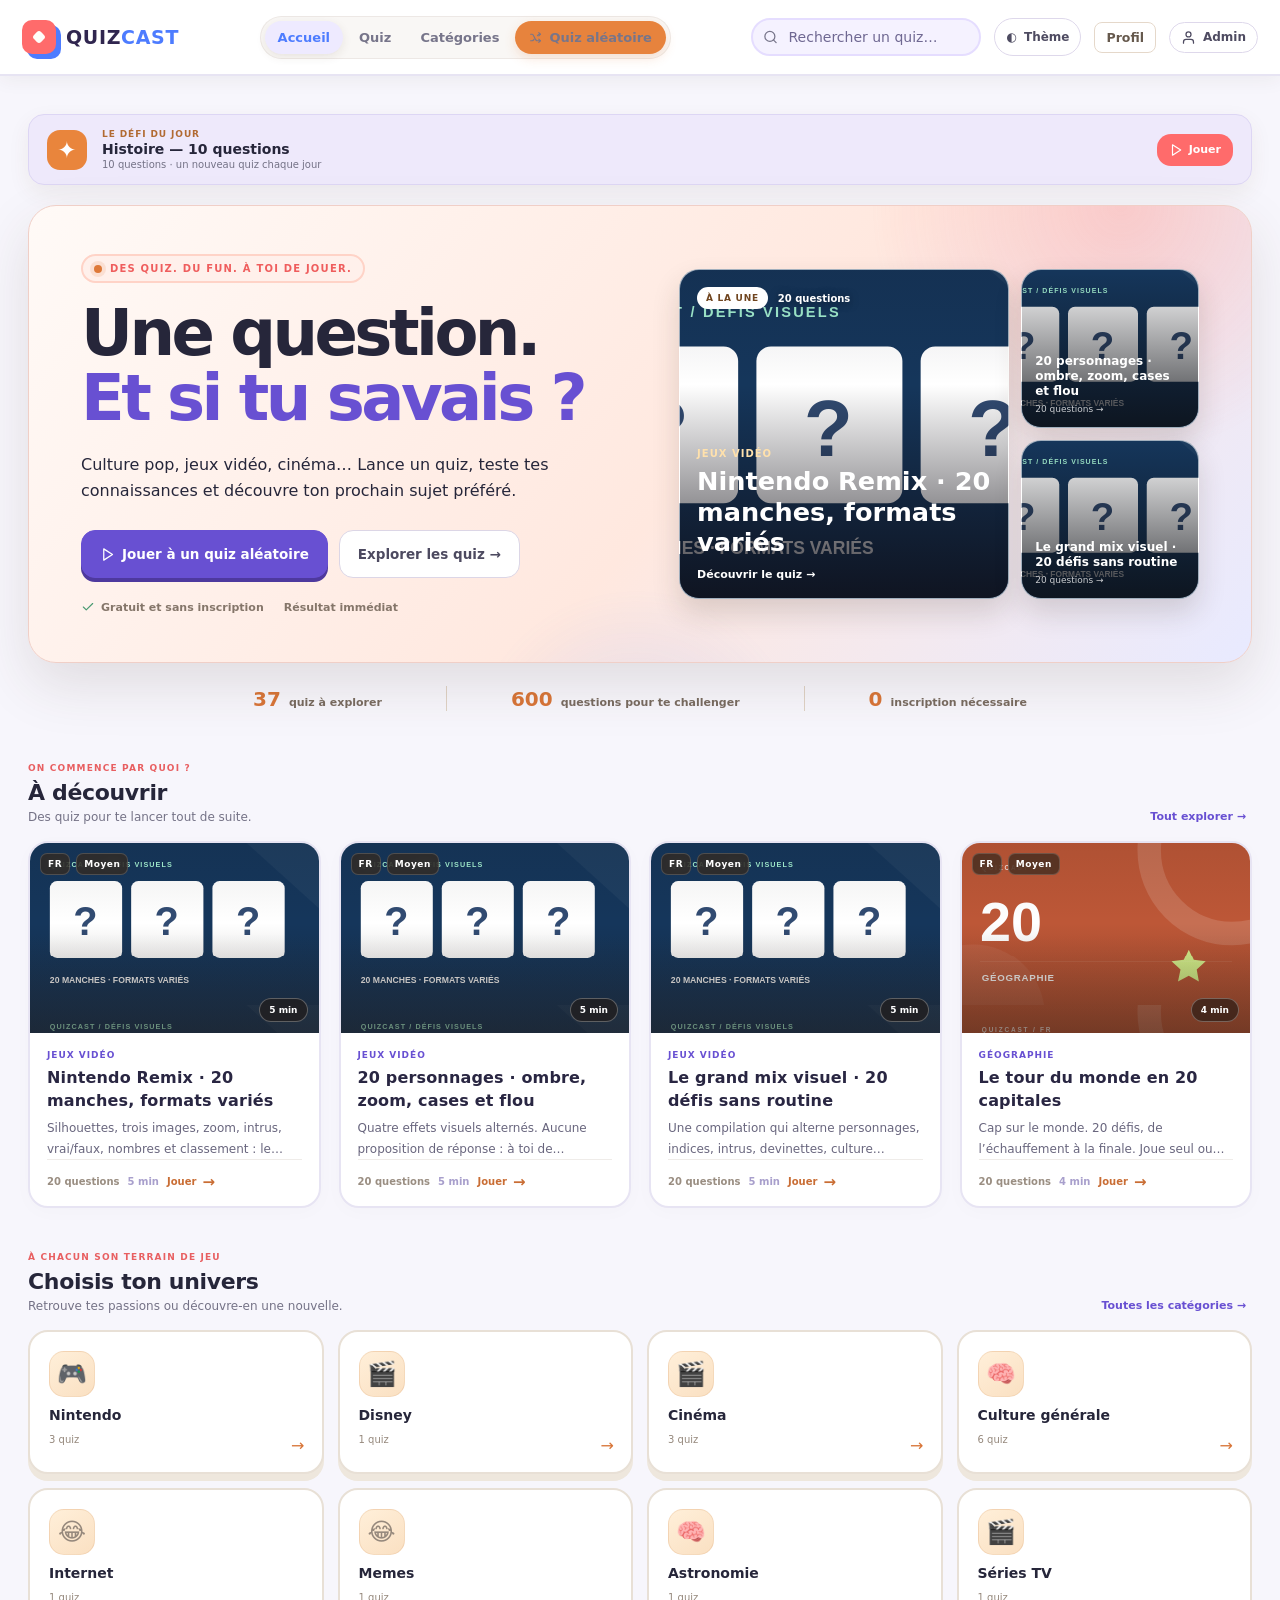
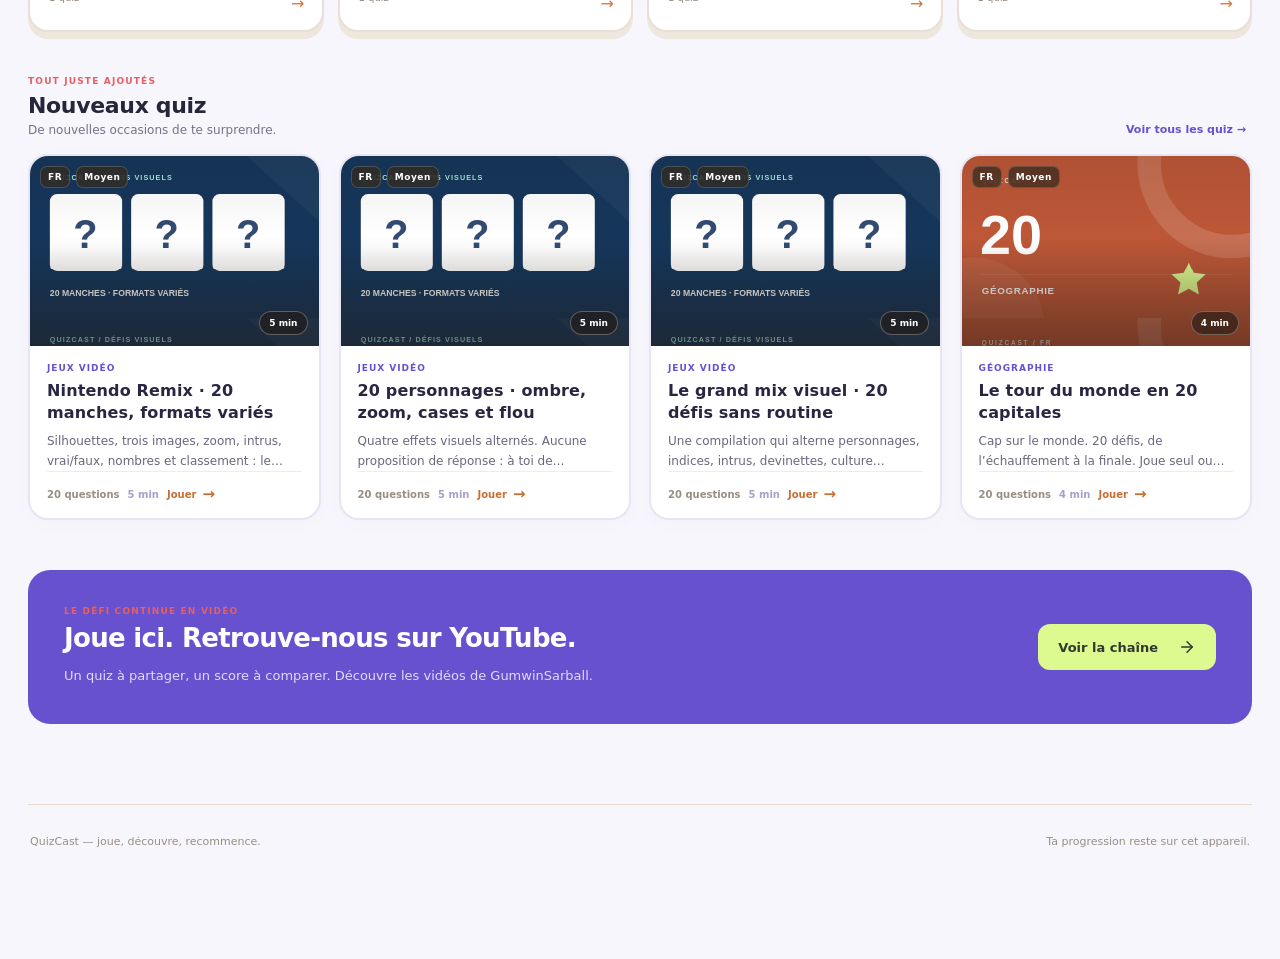
<file: index.html>
<!DOCTYPE html>
<html lang="fr">
<head>
  <meta charset="UTF-8">
  <meta name="viewport" content="width=device-width, initial-scale=1.0">
  <title>QuizCast</title>
  <link rel="stylesheet" href="css/base.css">
  <link rel="stylesheet" href="css/public.css">
  <link rel="stylesheet" href="css/themes.css">
  <link rel="stylesheet" href="css/guess.css">
<link rel="stylesheet" href="css/studio.css"><link rel="stylesheet" href="css/broadcast.css"></head>
<body>
  <script>window.QC_ROOT='./';window.QC_BOOT={view:'publicHome',publicMode:true};</script>
  <div id="app"></div>
  <div id="modal-root"></div>
  <div id="autoplay-root"></div>
  <div id="toast-wrap"></div>

  <!-- Loaded in dependency order. These remain classic scripts so the current
       global architecture keeps working while the codebase is split by domain. -->
  <script src="js/core.js"></script>
  <script src="js/question-types.js"></script><script src="js/visual-questions.js"></script>
  <script src="js/public.js"></script>
  <script src="js/admin.js"></script>
  <script src="js/play.js"></script>
  <script src="js/app.js"></script>
  <script src="js/admin-actions.js"></script>
  <script src="js/studio.js"></script><script src="js/events.js"></script>
</body>
</html>
</file>
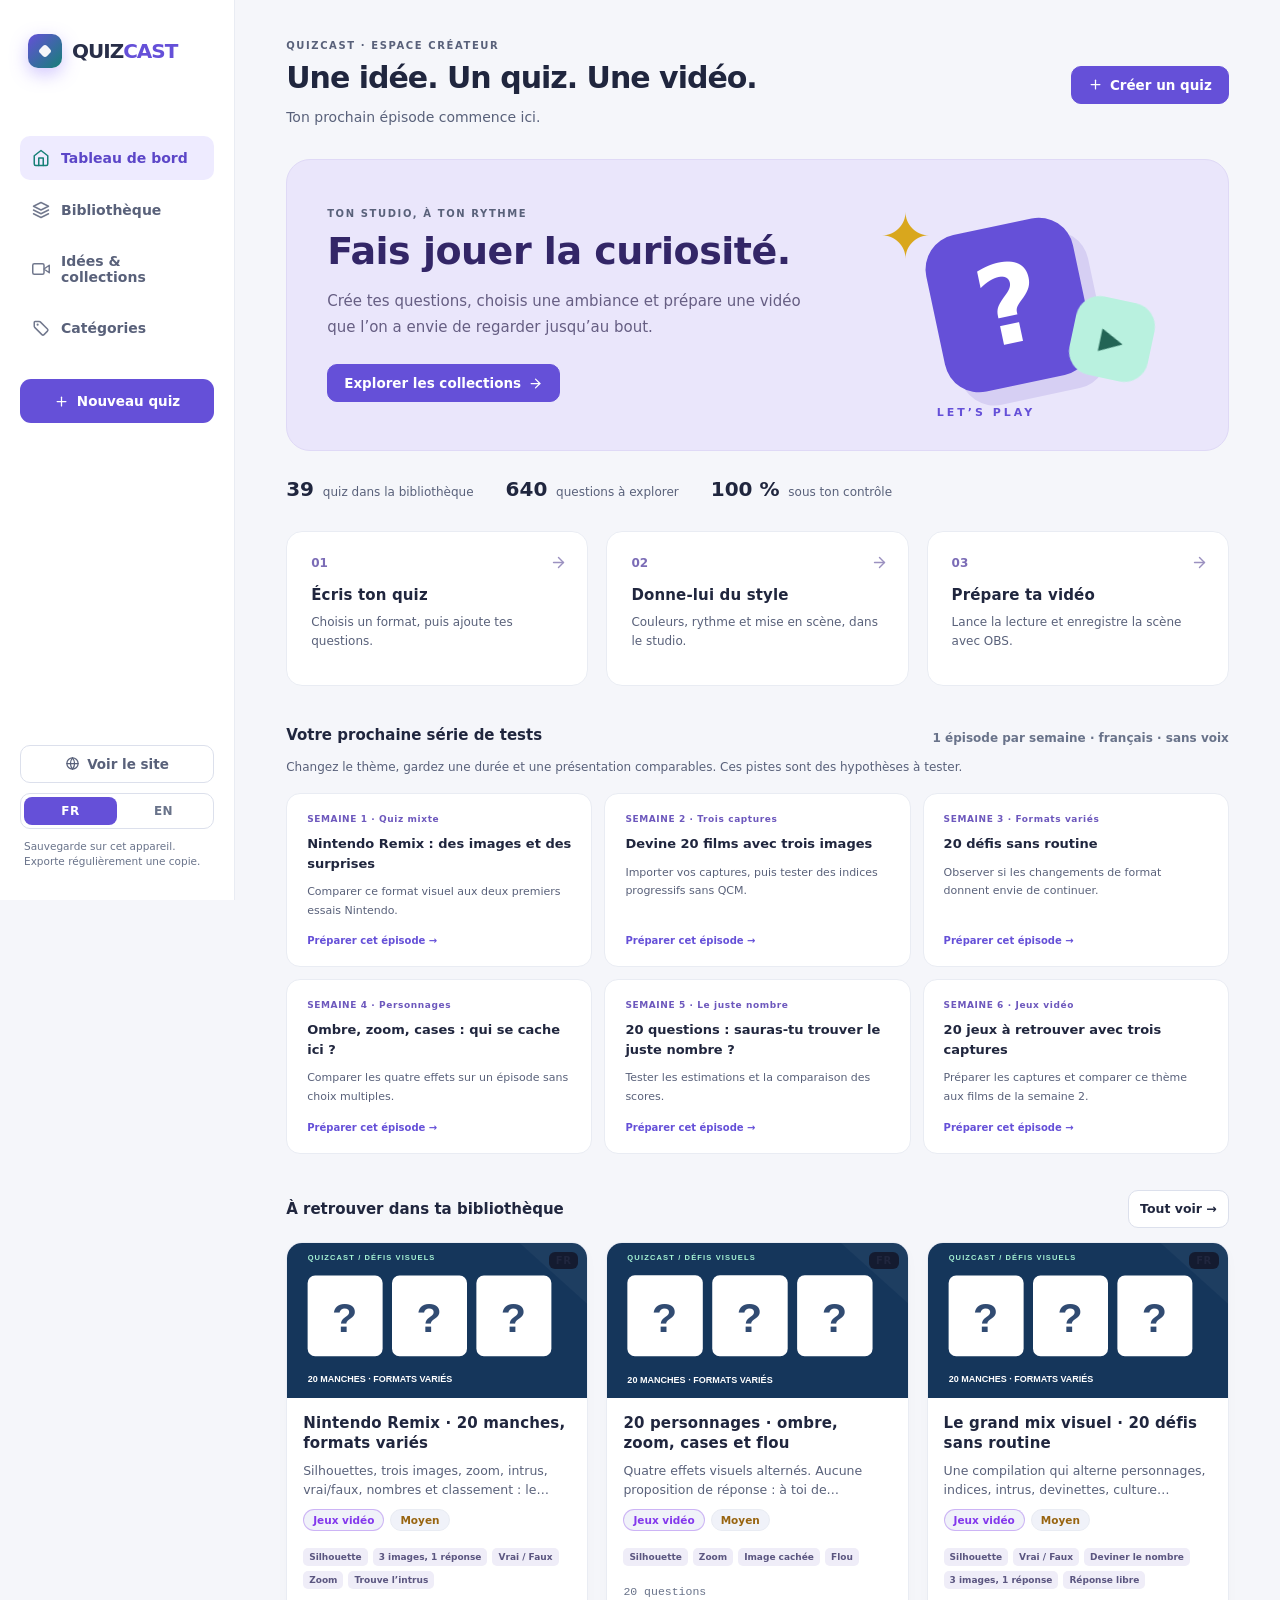
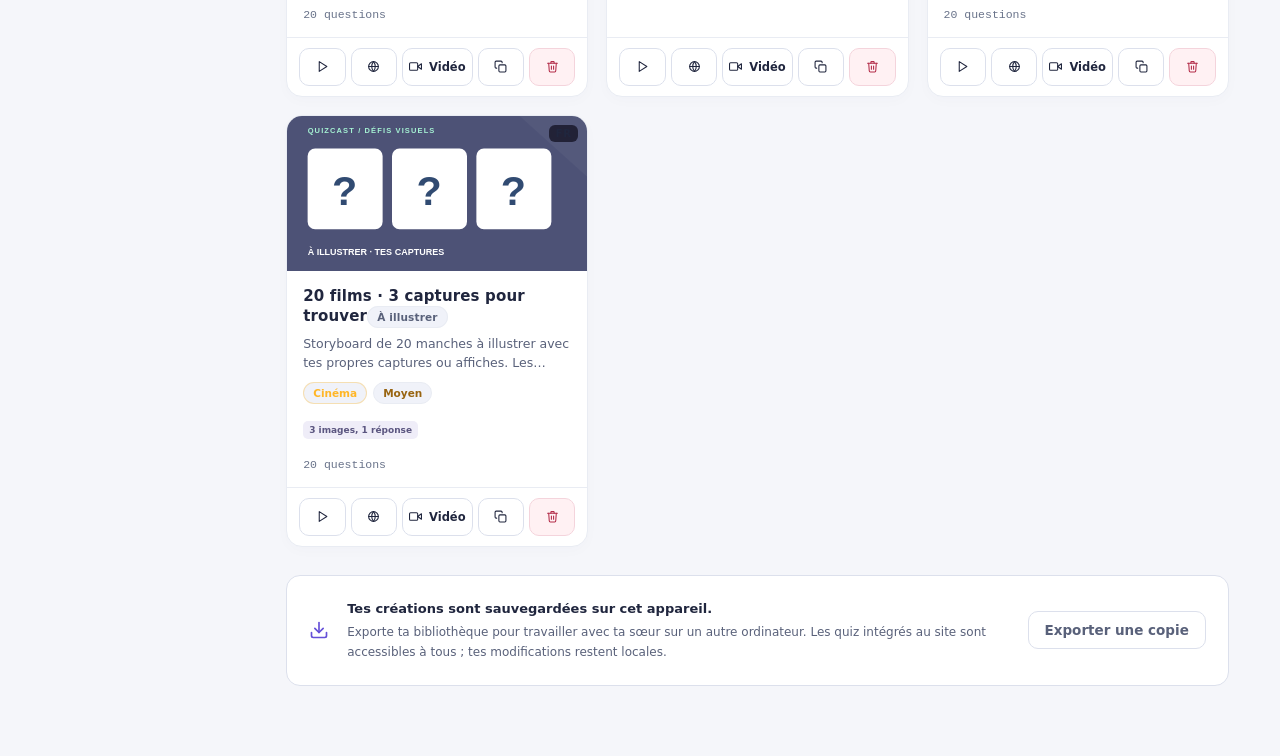
<file: admin/index.html>
<!DOCTYPE html><html lang="fr"><head><meta charset="UTF-8"><meta name="viewport" content="width=device-width,initial-scale=1.0"><title>Administration — QuizCast</title><link rel="stylesheet" href="../css/base.css"><link rel="stylesheet" href="../css/public.css"><link rel="stylesheet" href="../css/themes.css"><link rel="stylesheet" href="../css/guess.css"><link rel="stylesheet" href="../css/studio.css"><link rel="stylesheet" href="../css/broadcast.css"></head><body><script>window.QC_ROOT='../';window.QC_BOOT={view:'dashboard',publicMode:false};</script><div id="app"></div><div id="modal-root"></div><div id="autoplay-root"></div><div id="toast-wrap"></div><script src="../js/core.js"></script><script src="../js/question-types.js"></script><script src="../js/visual-questions.js"></script><script src="../js/public.js"></script><script src="../js/admin.js"></script><script src="../js/play.js"></script><script src="../js/app.js"></script><script src="../js/admin-actions.js"></script><script src="../js/studio.js"></script><script src="../js/events.js"></script></body></html>
</file>
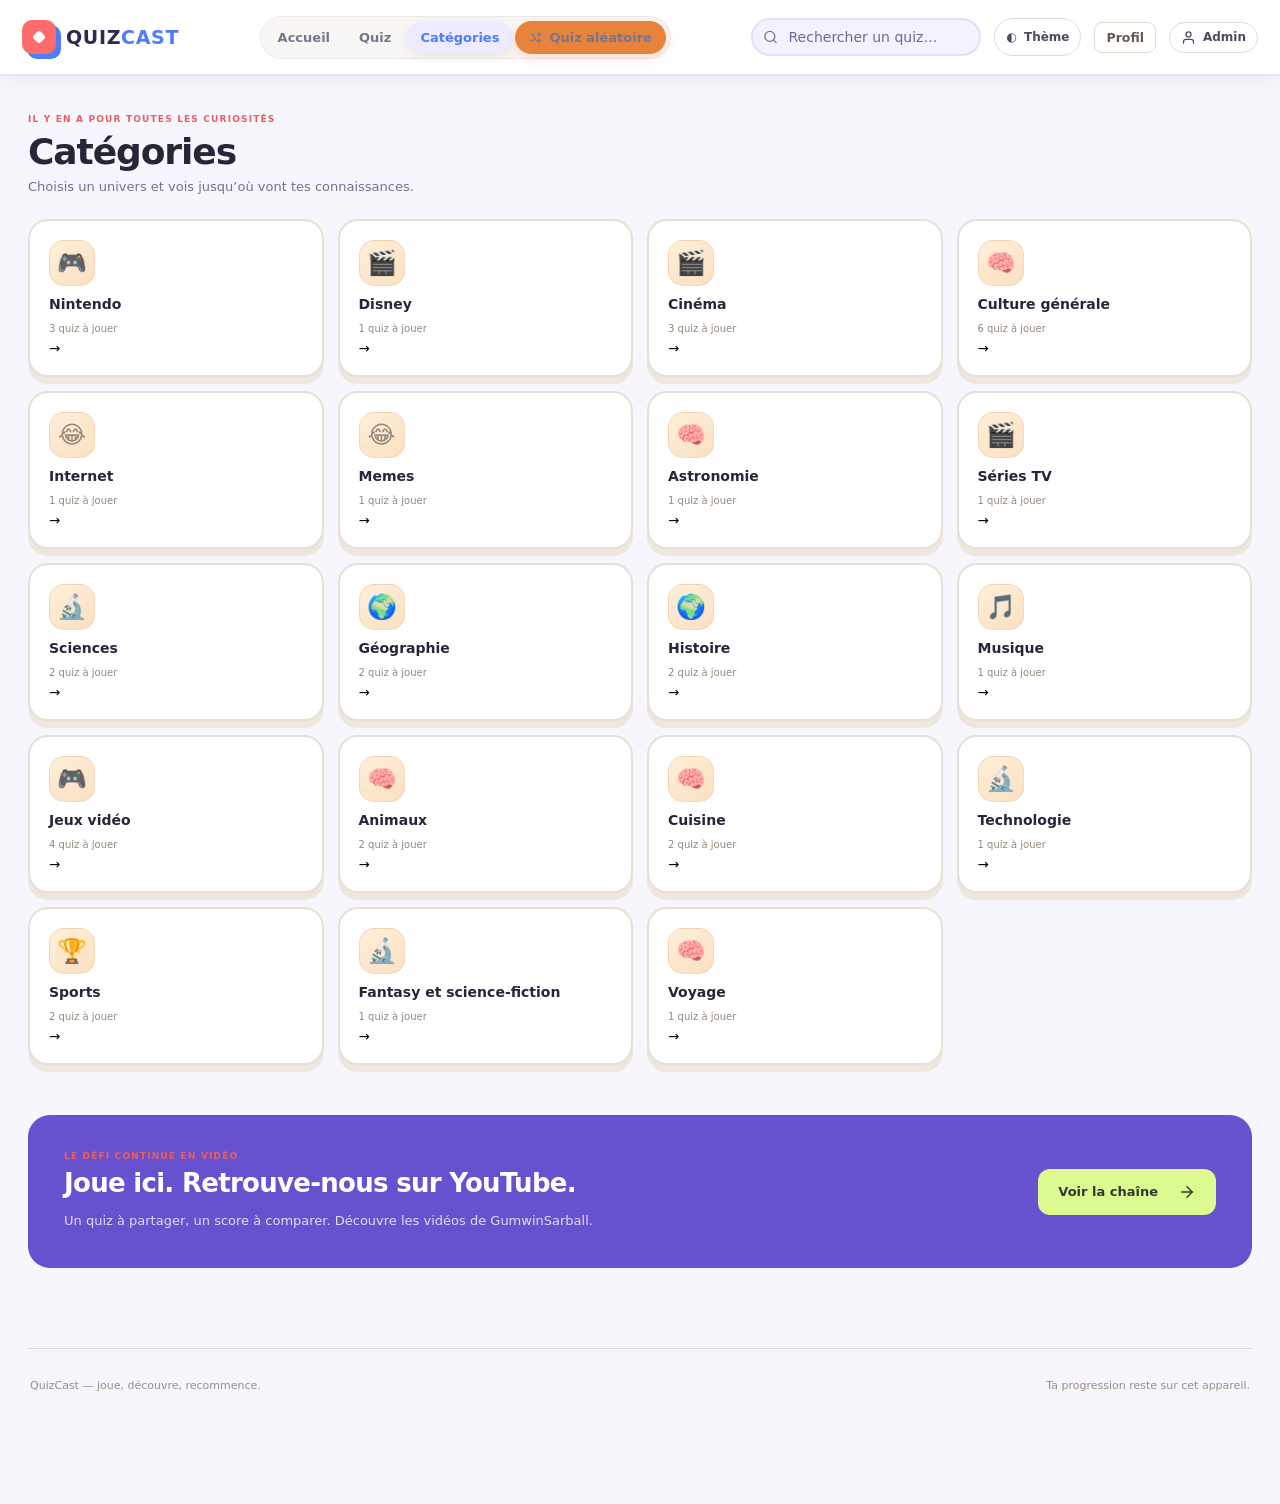
<file: categories/index.html>
<!DOCTYPE html><html lang="fr"><head><meta charset="UTF-8"><meta name="viewport" content="width=device-width,initial-scale=1.0"><title>Catégories — QuizCast</title><link rel="stylesheet" href="../css/base.css"><link rel="stylesheet" href="../css/public.css"><link rel="stylesheet" href="../css/themes.css"><link rel="stylesheet" href="../css/guess.css"><script>try{const t=sessionStorage.getItem('quizcast:public-theme');document.documentElement.dataset.qcTheme=['warm','retro','pop','midnight'].includes(t)?t:'warm'}catch(e){document.documentElement.dataset.qcTheme='warm'}</script><link rel="stylesheet" href="../css/studio.css"><link rel="stylesheet" href="../css/broadcast.css"></head><body><script>window.QC_ROOT='../';window.QC_BOOT={view:'publicCategories',publicMode:true};</script><div id="app"></div><div id="modal-root"></div><div id="autoplay-root"></div><div id="toast-wrap"></div><script src="../js/core.js"></script><script src="../js/question-types.js"></script><script src="../js/visual-questions.js"></script><script src="../js/public.js"></script><script src="../js/admin.js"></script><script src="../js/play.js"></script><script src="../js/app.js"></script><script src="../js/admin-actions.js"></script><script src="../js/studio.js"></script><script src="../js/events.js"></script></body></html>
</file>
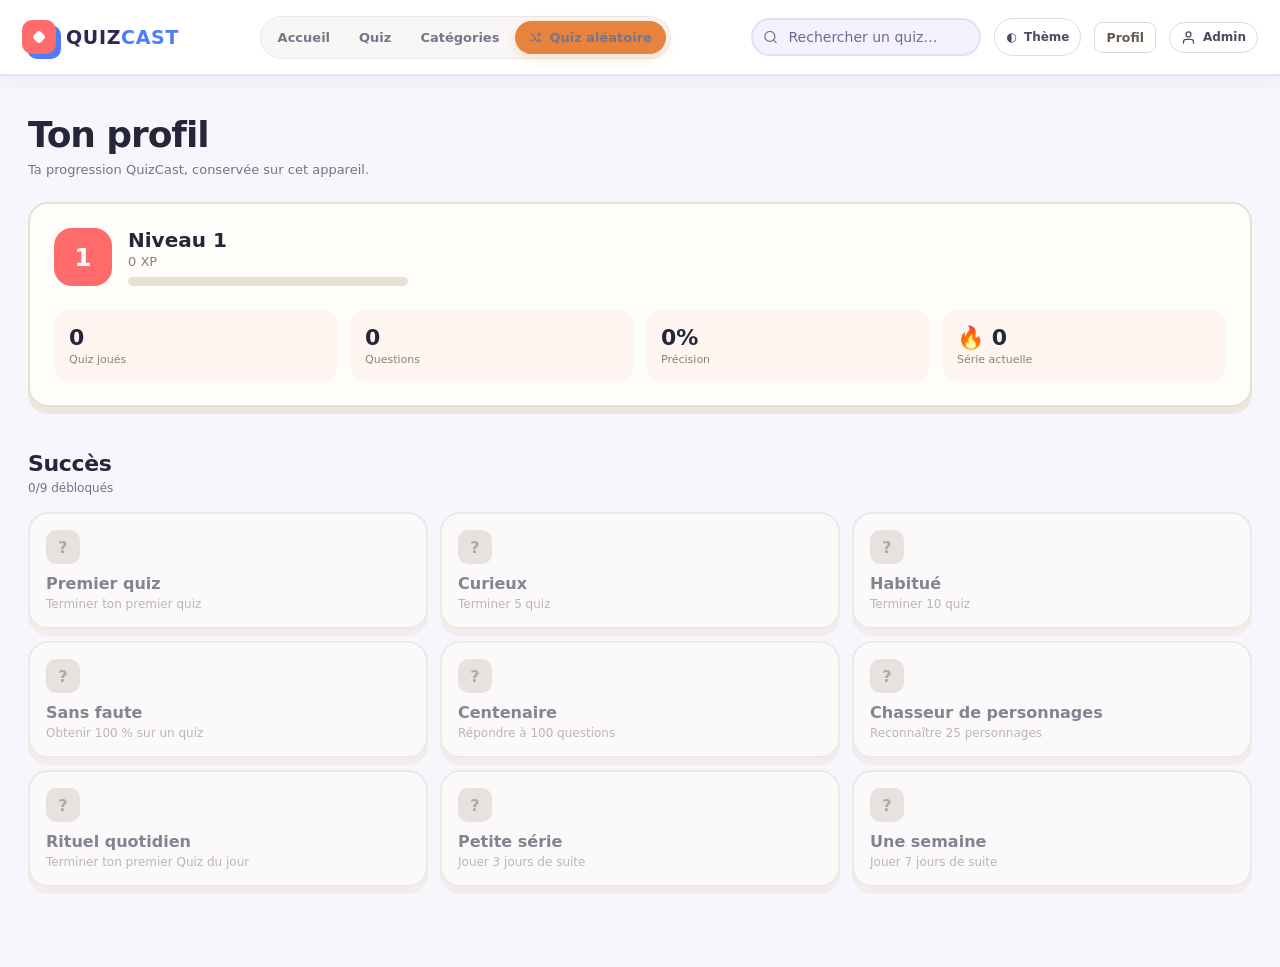
<file: profile/index.html>
<!DOCTYPE html><html lang="fr"><head><meta charset="UTF-8"><meta name="viewport" content="width=device-width,initial-scale=1.0"><title>Profil — QuizCast</title><link rel="stylesheet" href="../css/base.css"><link rel="stylesheet" href="../css/public.css"><link rel="stylesheet" href="../css/themes.css"><link rel="stylesheet" href="../css/guess.css"><script>try{const t=sessionStorage.getItem('quizcast:public-theme');document.documentElement.dataset.qcTheme=['warm','retro','pop','midnight'].includes(t)?t:'warm'}catch(e){document.documentElement.dataset.qcTheme='warm'}</script><link rel="stylesheet" href="../css/studio.css"><link rel="stylesheet" href="../css/broadcast.css"></head><body><script>window.QC_ROOT='../';window.QC_BOOT={view:'publicProfile',publicMode:true};</script><div id="app"></div><div id="modal-root"></div><div id="autoplay-root"></div><div id="toast-wrap"></div><script src="../js/core.js"></script><script src="../js/question-types.js"></script><script src="../js/visual-questions.js"></script><script src="../js/public.js"></script><script src="../js/admin.js"></script><script src="../js/play.js"></script><script src="../js/app.js"></script><script src="../js/admin-actions.js"></script><script src="../js/studio.js"></script><script src="../js/events.js"></script></body></html>
</file>
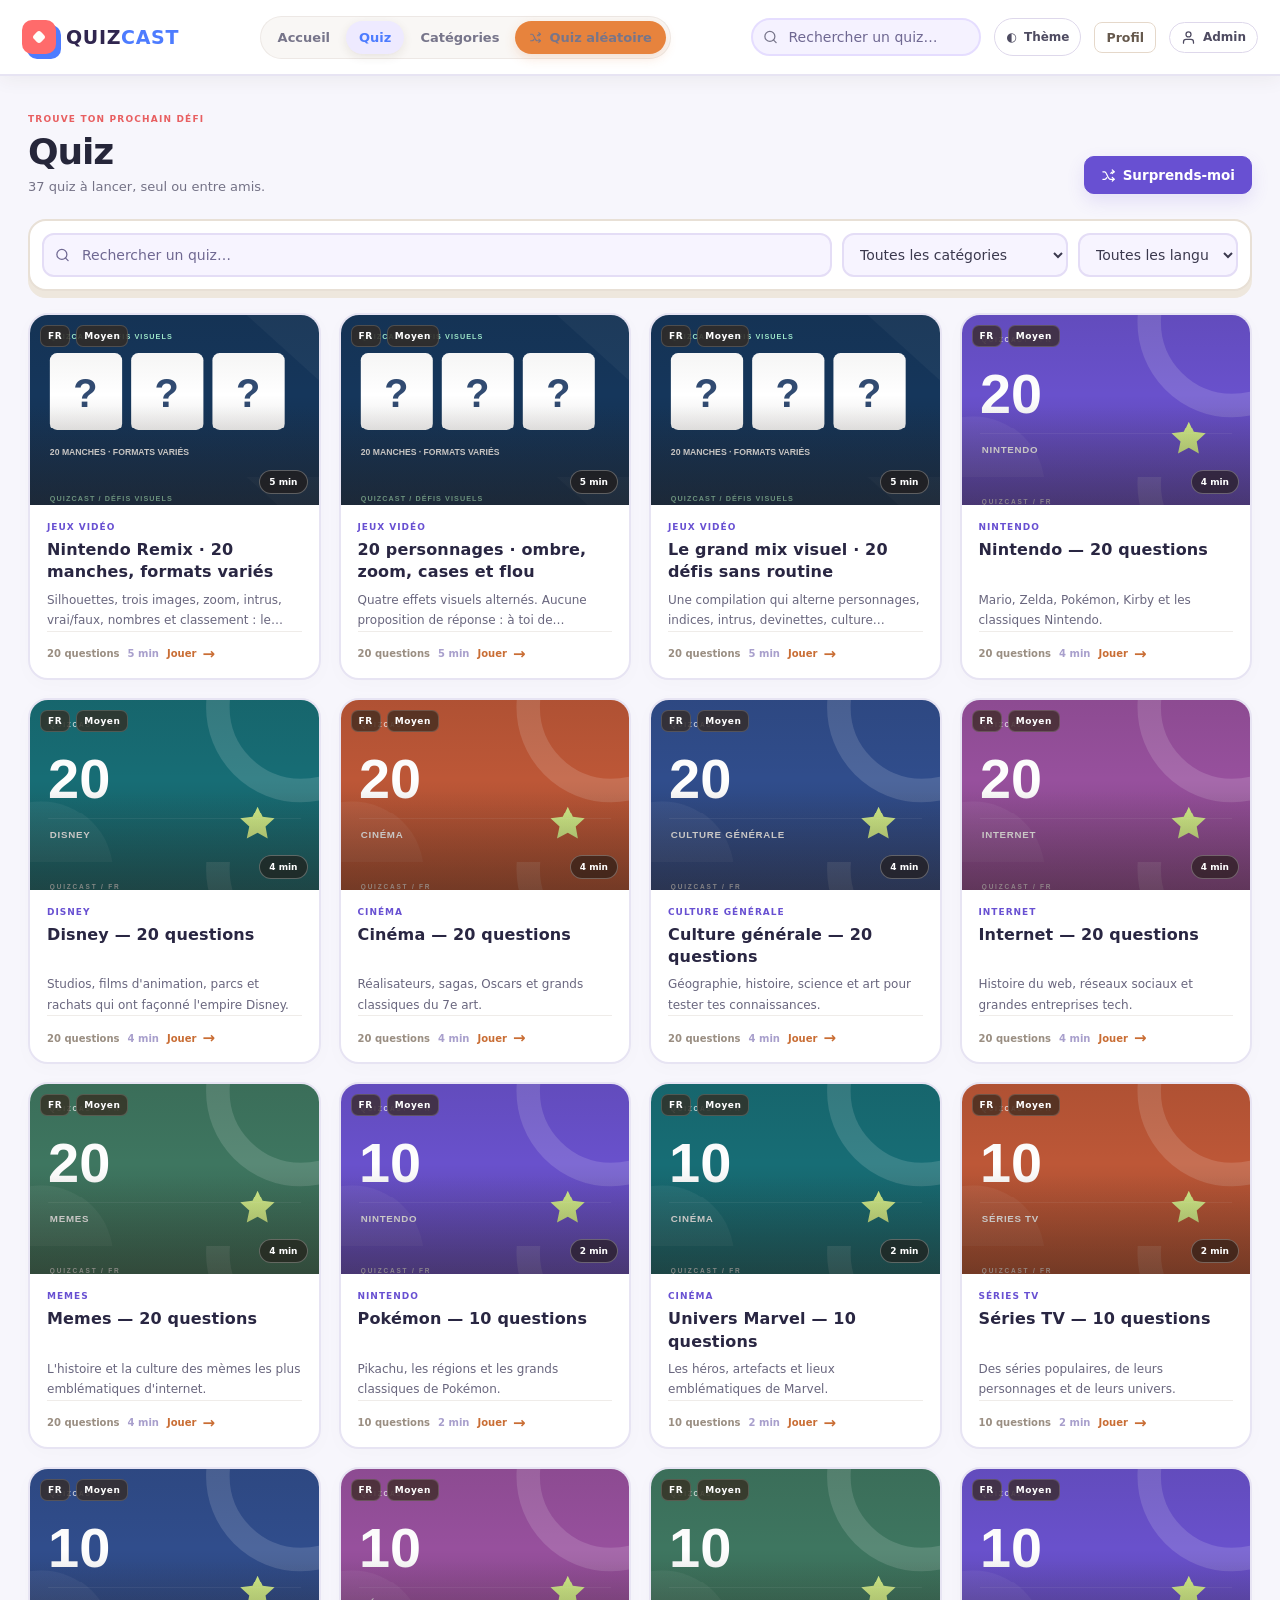
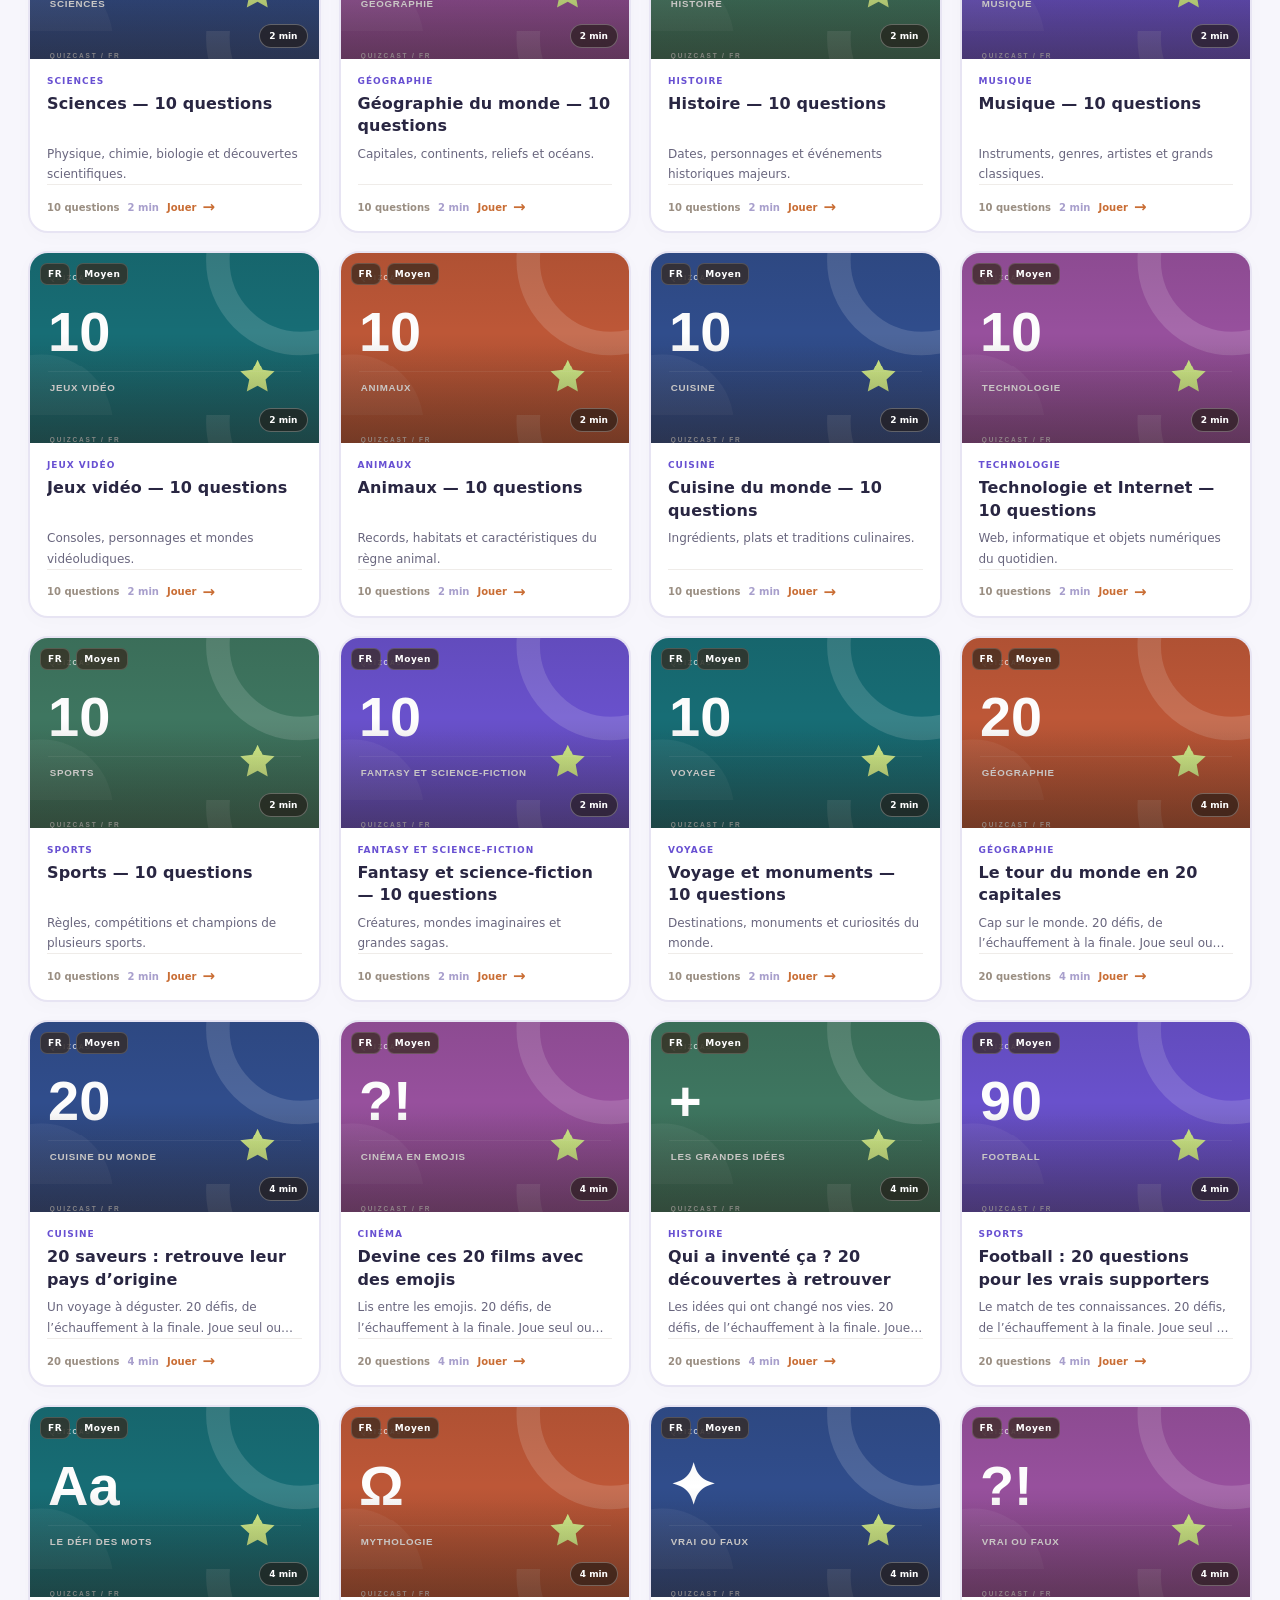
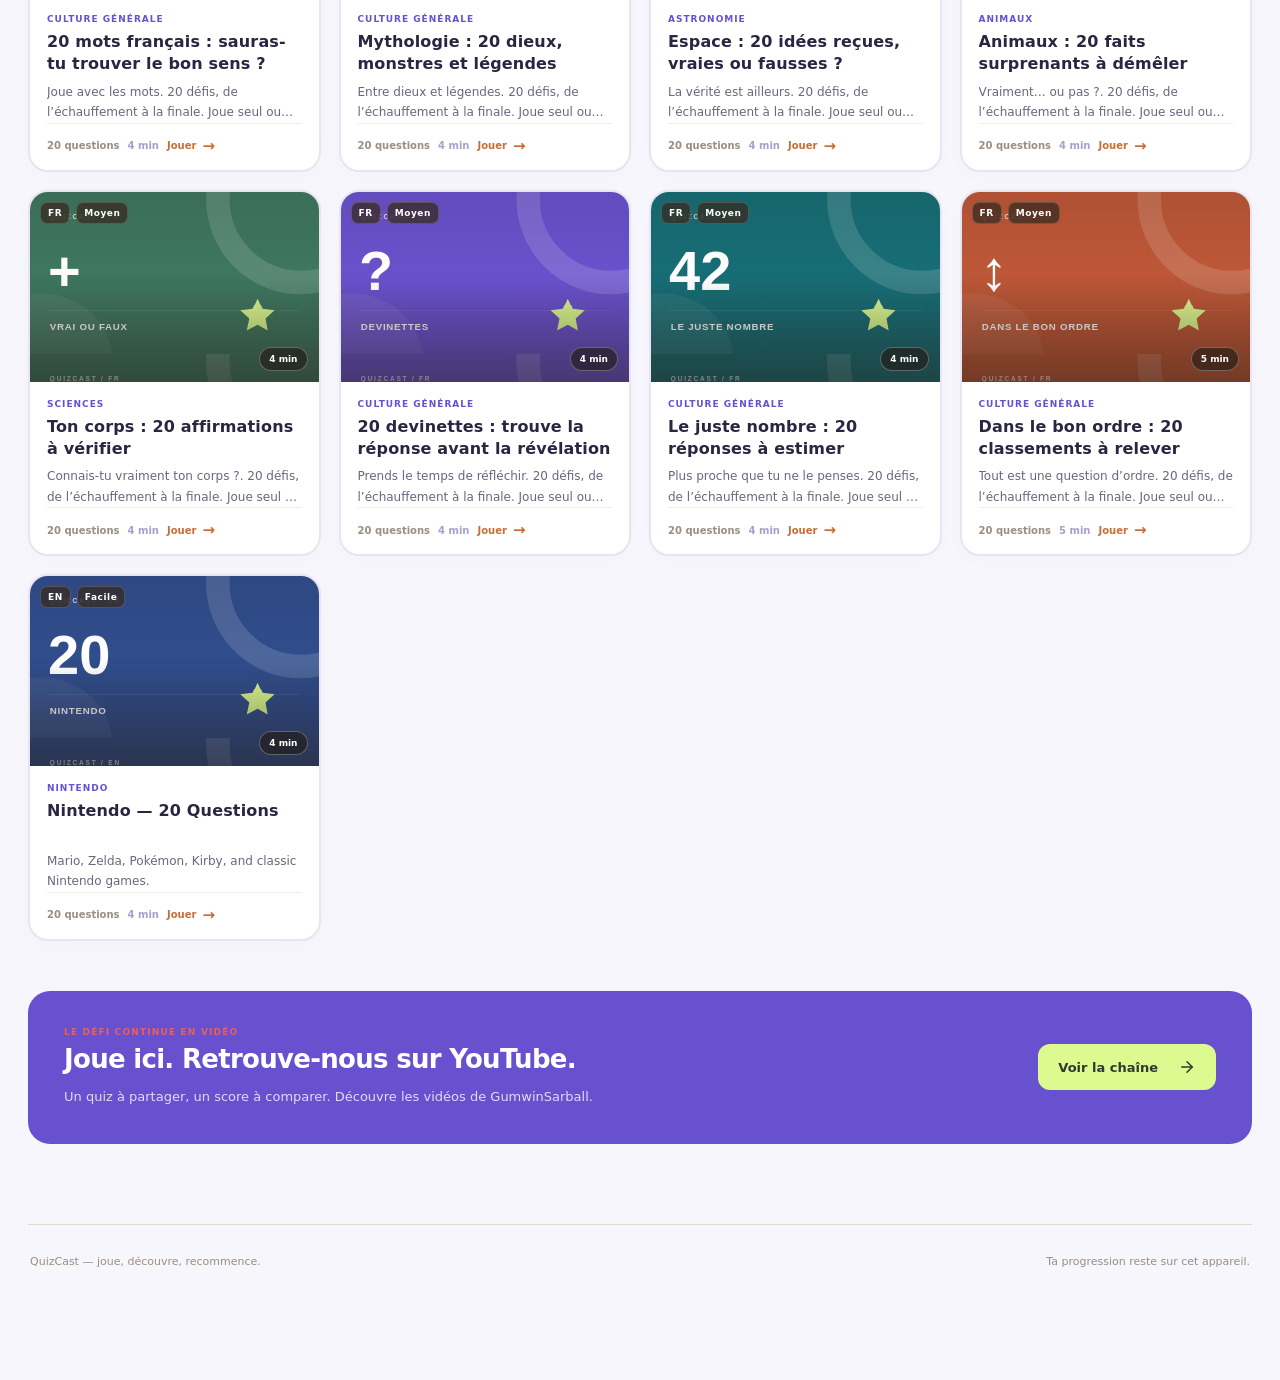
<file: quizzes/index.html>
<!DOCTYPE html><html lang="fr"><head><meta charset="UTF-8"><meta name="viewport" content="width=device-width,initial-scale=1.0"><title>Quiz — QuizCast</title><link rel="stylesheet" href="../css/base.css"><link rel="stylesheet" href="../css/public.css"><link rel="stylesheet" href="../css/themes.css"><link rel="stylesheet" href="../css/guess.css"><script>try{const t=sessionStorage.getItem('quizcast:public-theme');document.documentElement.dataset.qcTheme=['warm','retro','pop','midnight'].includes(t)?t:'warm'}catch(e){document.documentElement.dataset.qcTheme='warm'}</script><link rel="stylesheet" href="../css/studio.css"><link rel="stylesheet" href="../css/broadcast.css"></head><body><script>window.QC_ROOT='../';const p=new URLSearchParams(location.search);window.QC_BOOT={view:'publicQuizzes',publicMode:true,publicCategoryFilter:p.get('category')||''};</script><div id="app"></div><div id="modal-root"></div><div id="autoplay-root"></div><div id="toast-wrap"></div><script src="../js/core.js"></script><script src="../js/question-types.js"></script><script src="../js/visual-questions.js"></script><script src="../js/public.js"></script><script src="../js/admin.js"></script><script src="../js/play.js"></script><script src="../js/app.js"></script><script src="../js/admin-actions.js"></script><script src="../js/studio.js"></script><script src="../js/events.js"></script></body></html>
</file>
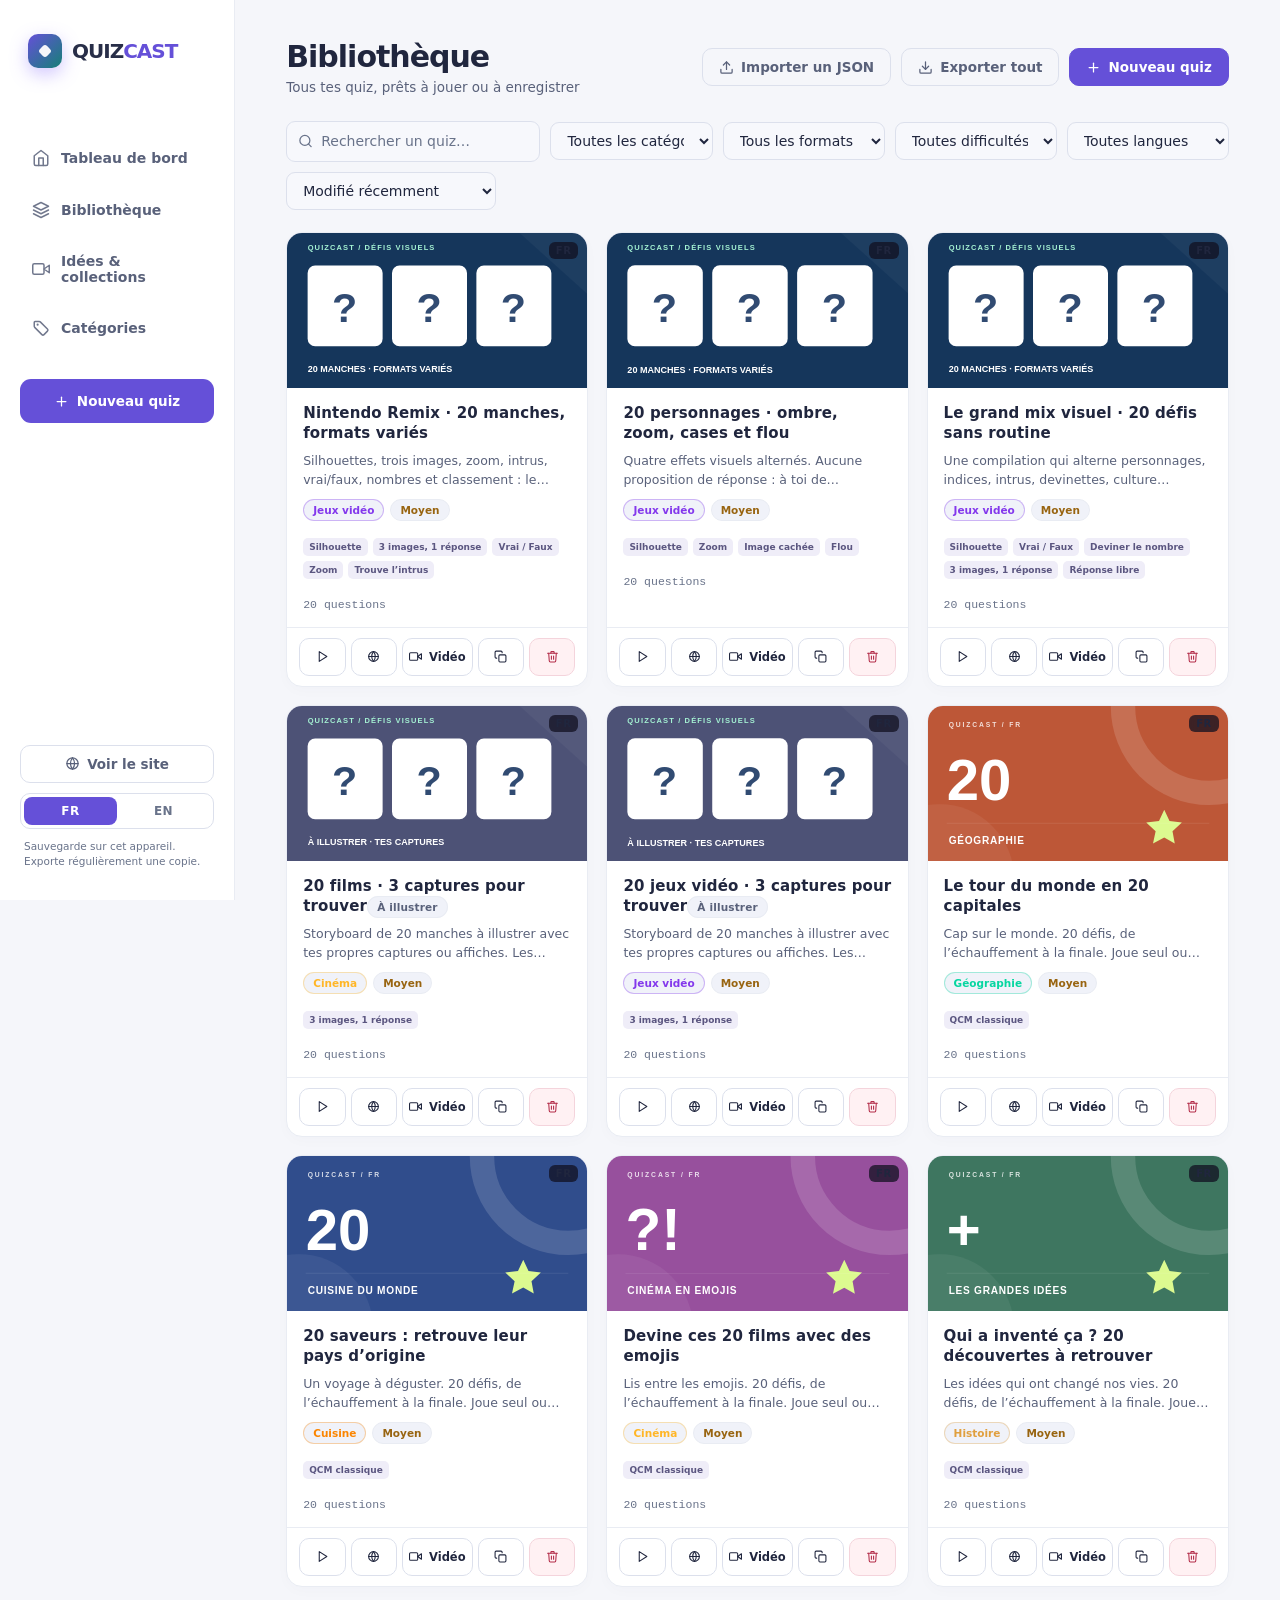
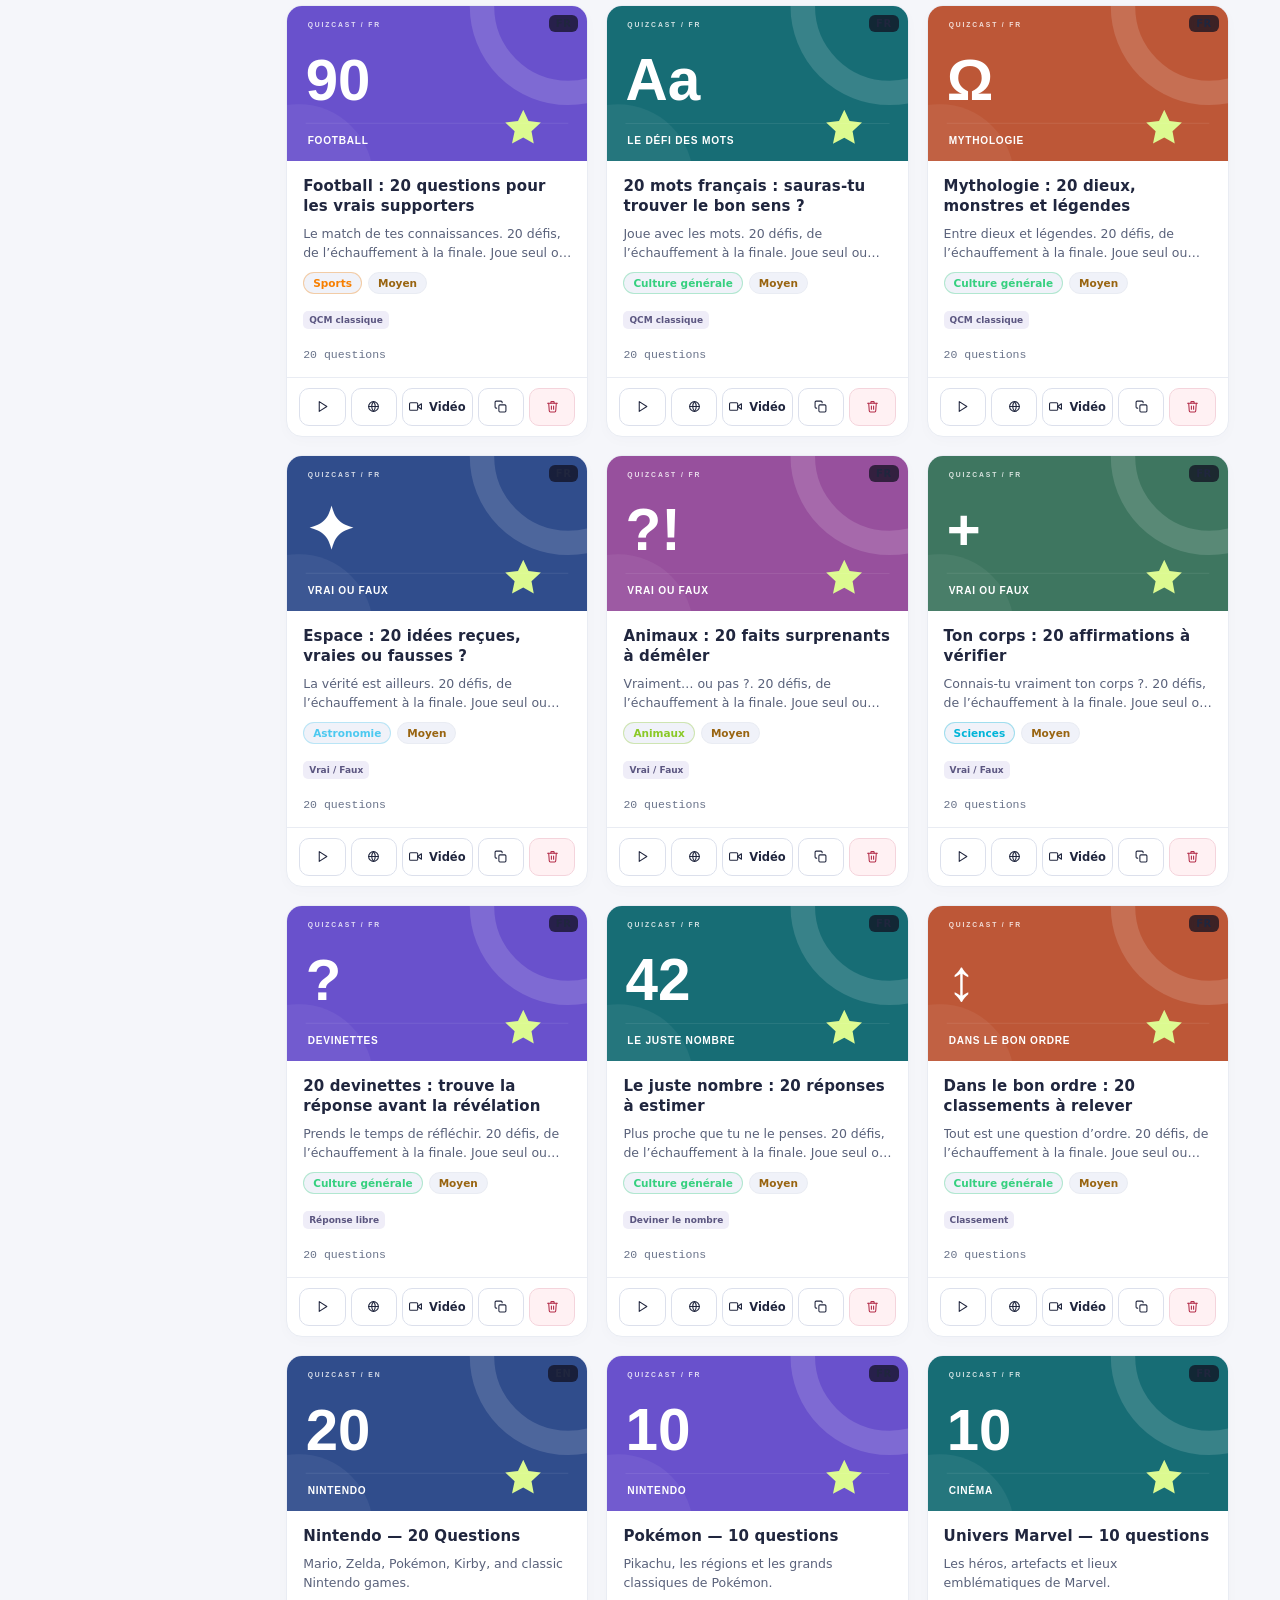
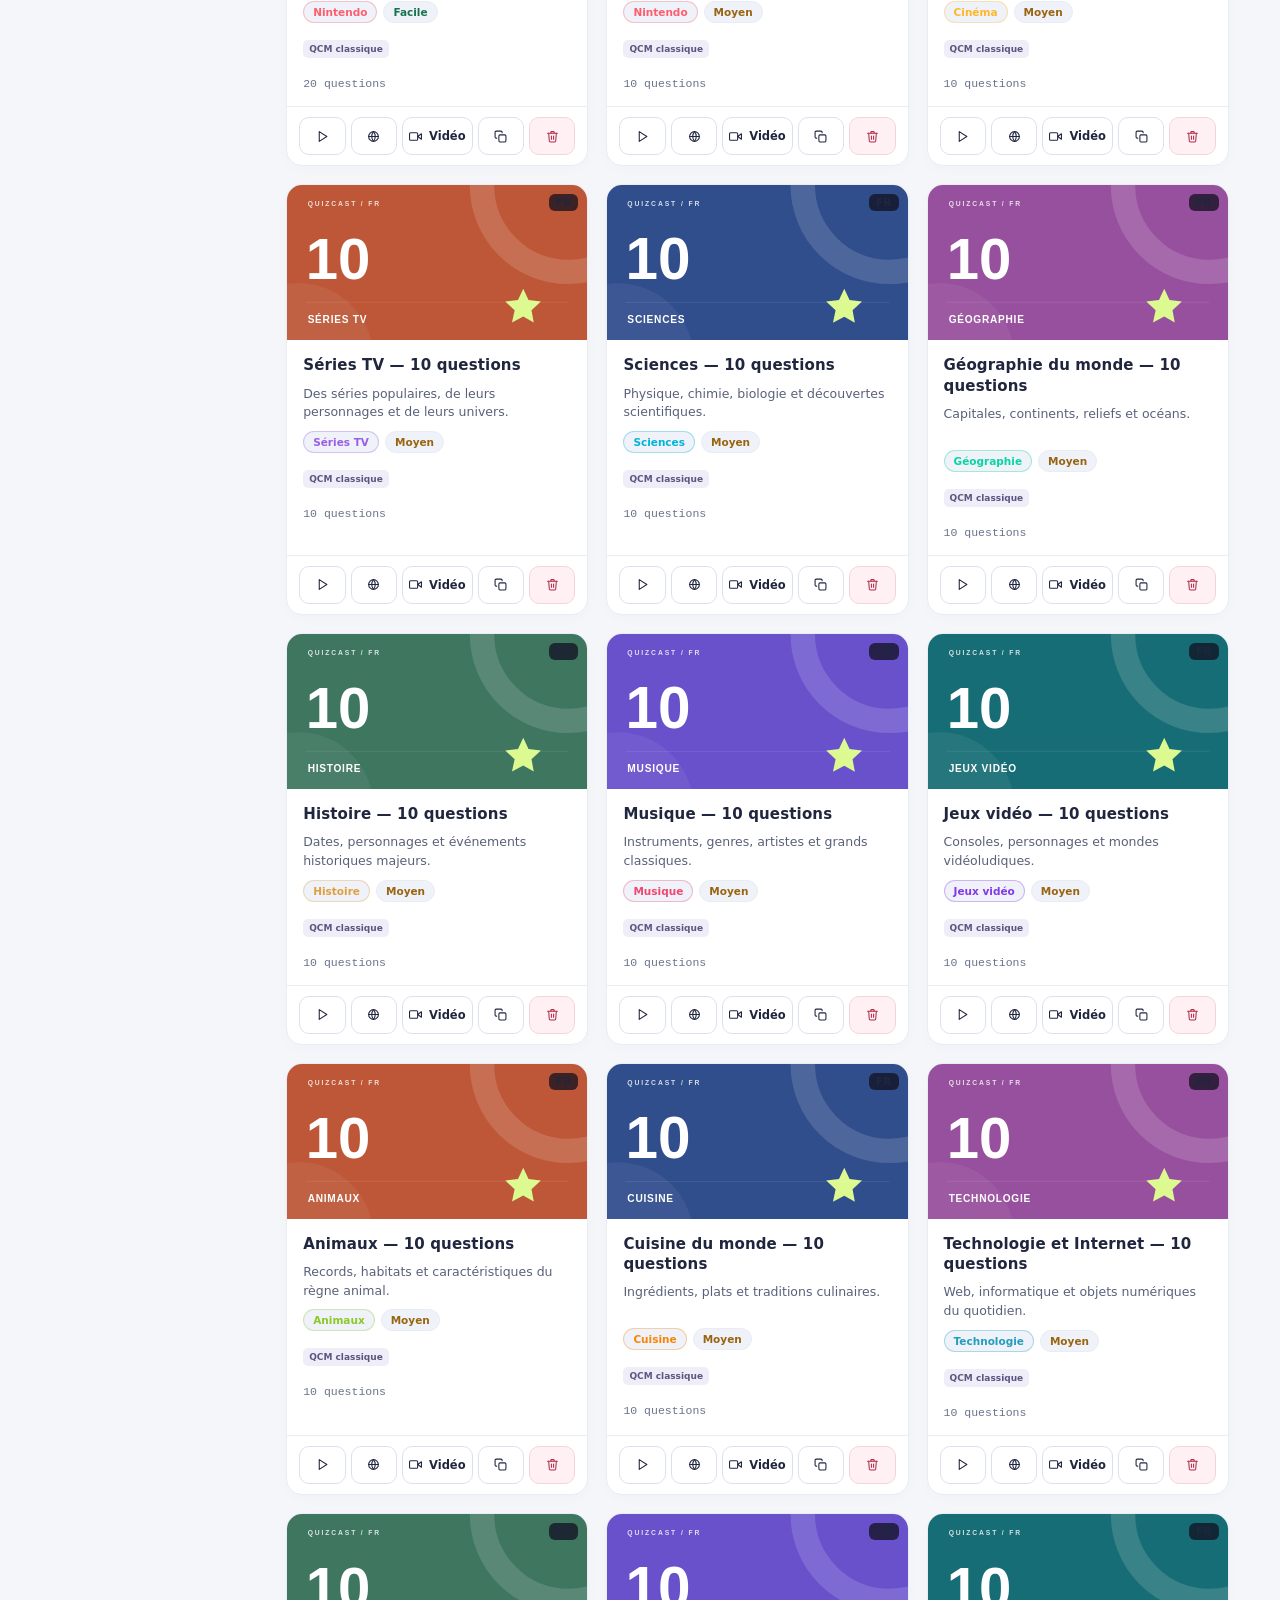
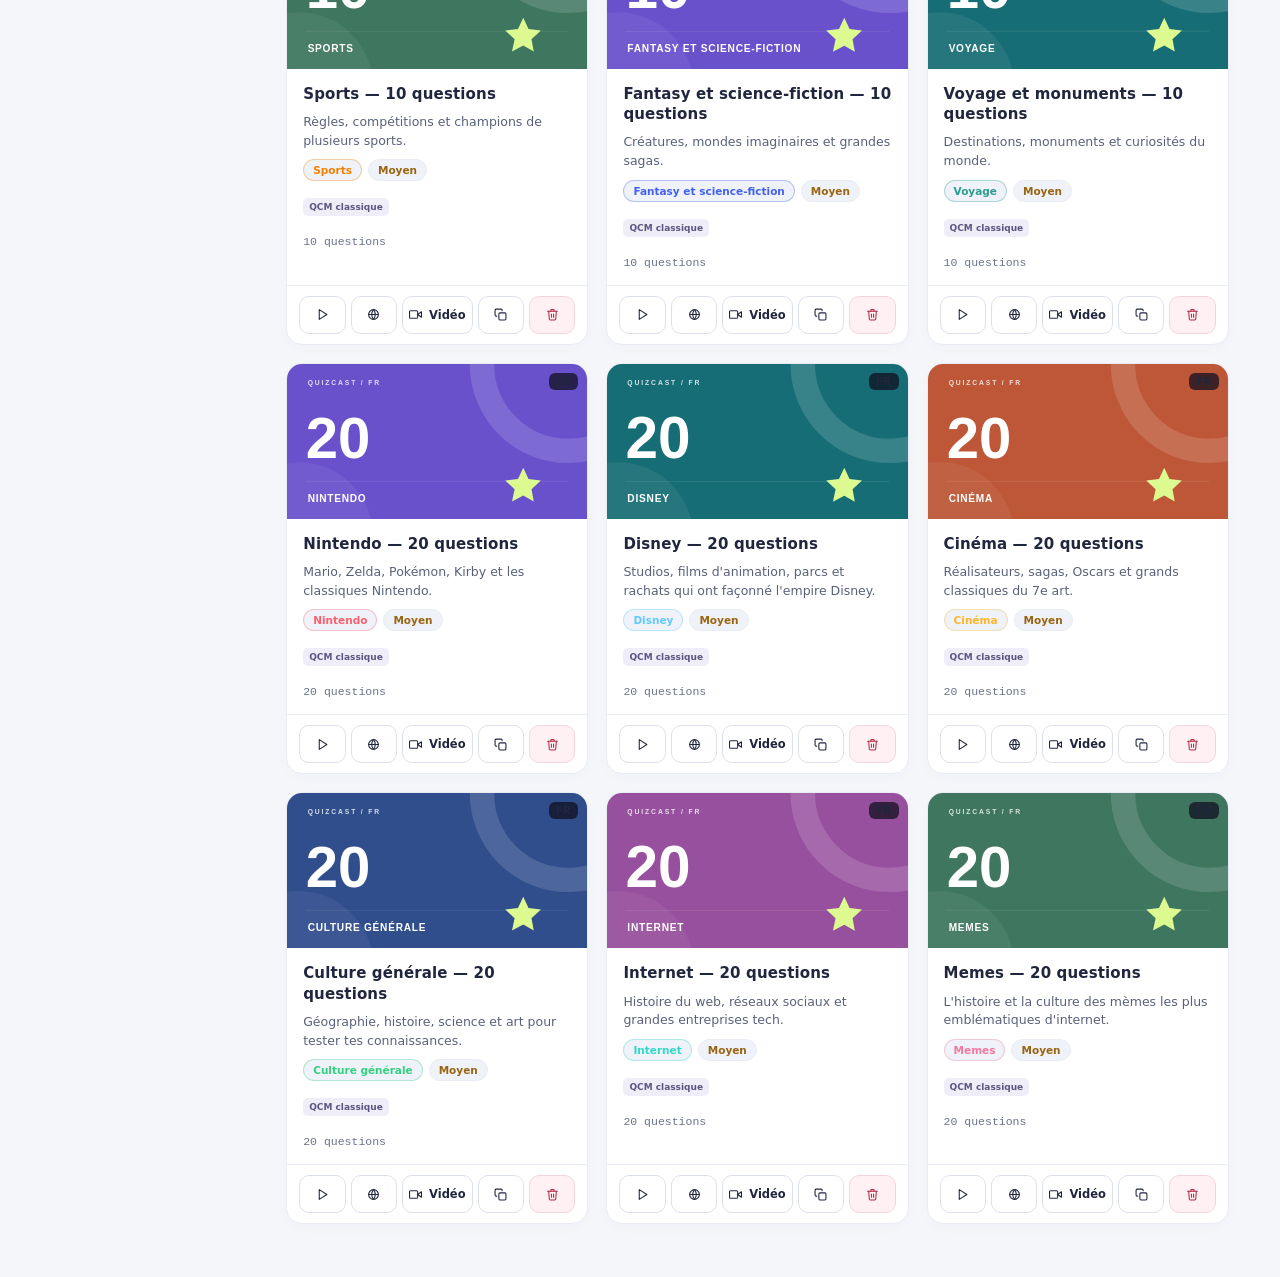
<file: admin/autoplay.html>
<!DOCTYPE html>
<html lang="fr">
<head>
  <meta charset="UTF-8">
  <meta name="viewport" content="width=device-width, initial-scale=1.0">
  <title>Auto Play — QuizCast</title>
  <link rel="stylesheet" href="../css/base.css">
  <link rel="stylesheet" href="../css/public.css">
  <link rel="stylesheet" href="../css/themes.css">
  <link rel="stylesheet" href="../css/guess.css">
<link rel="stylesheet" href="../css/studio.css"><link rel="stylesheet" href="../css/broadcast.css"></head>
<body>
  <script>window.QC_ROOT='../';window.QC_BOOT={view:'autoplaySetup',publicMode:false,currentQuizId:new URLSearchParams(location.search).get('id')||null};</script>
  <div id="app"></div>
  <div id="modal-root"></div>
  <div id="autoplay-root"></div>
  <div id="toast-wrap"></div>
  <script src="../js/core.js"></script>
  <script src="../js/question-types.js"></script><script src="../js/visual-questions.js"></script>
  <script src="../js/public.js"></script>
  <script src="../js/admin.js"></script>
  <script src="../js/play.js"></script>
  <script src="../js/app.js"></script>
  <script src="../js/admin-actions.js"></script>
  <script src="../js/studio.js"></script><script src="../js/events.js"></script>
</body>
</html>
</file>
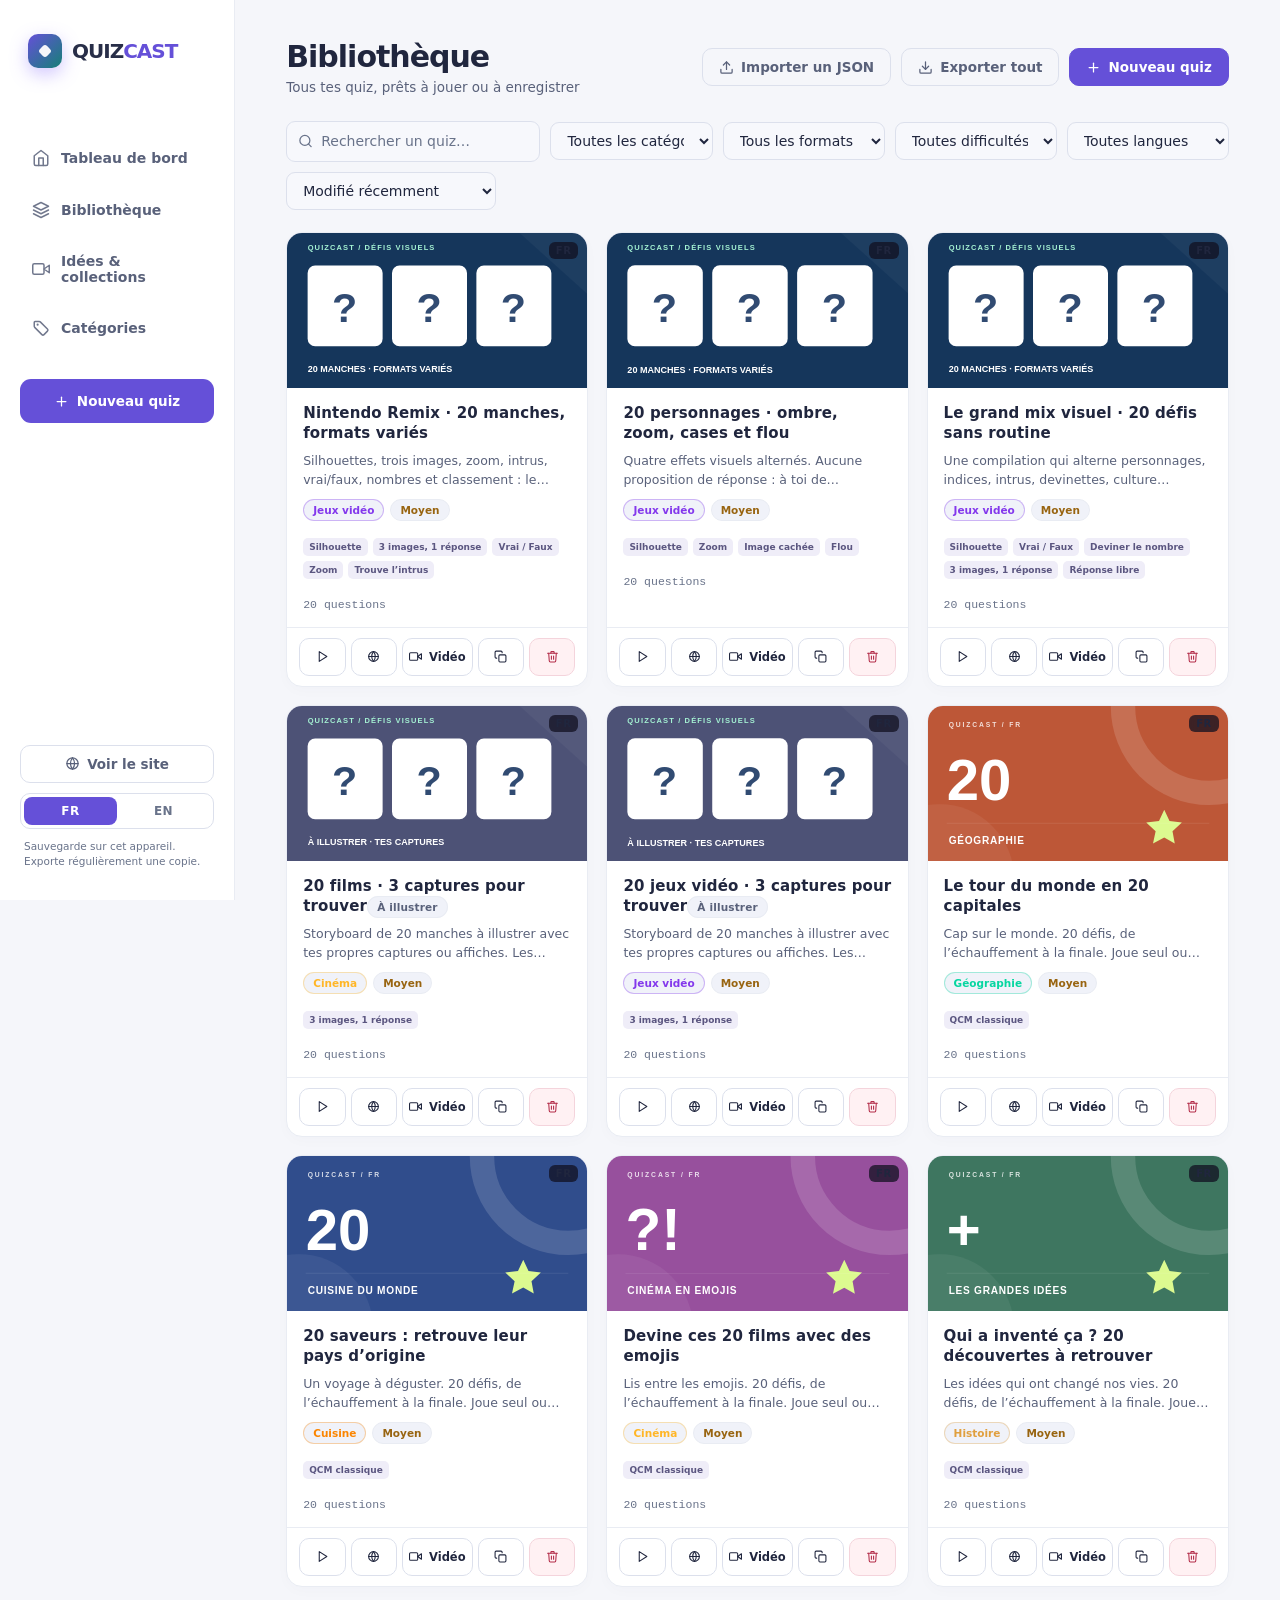
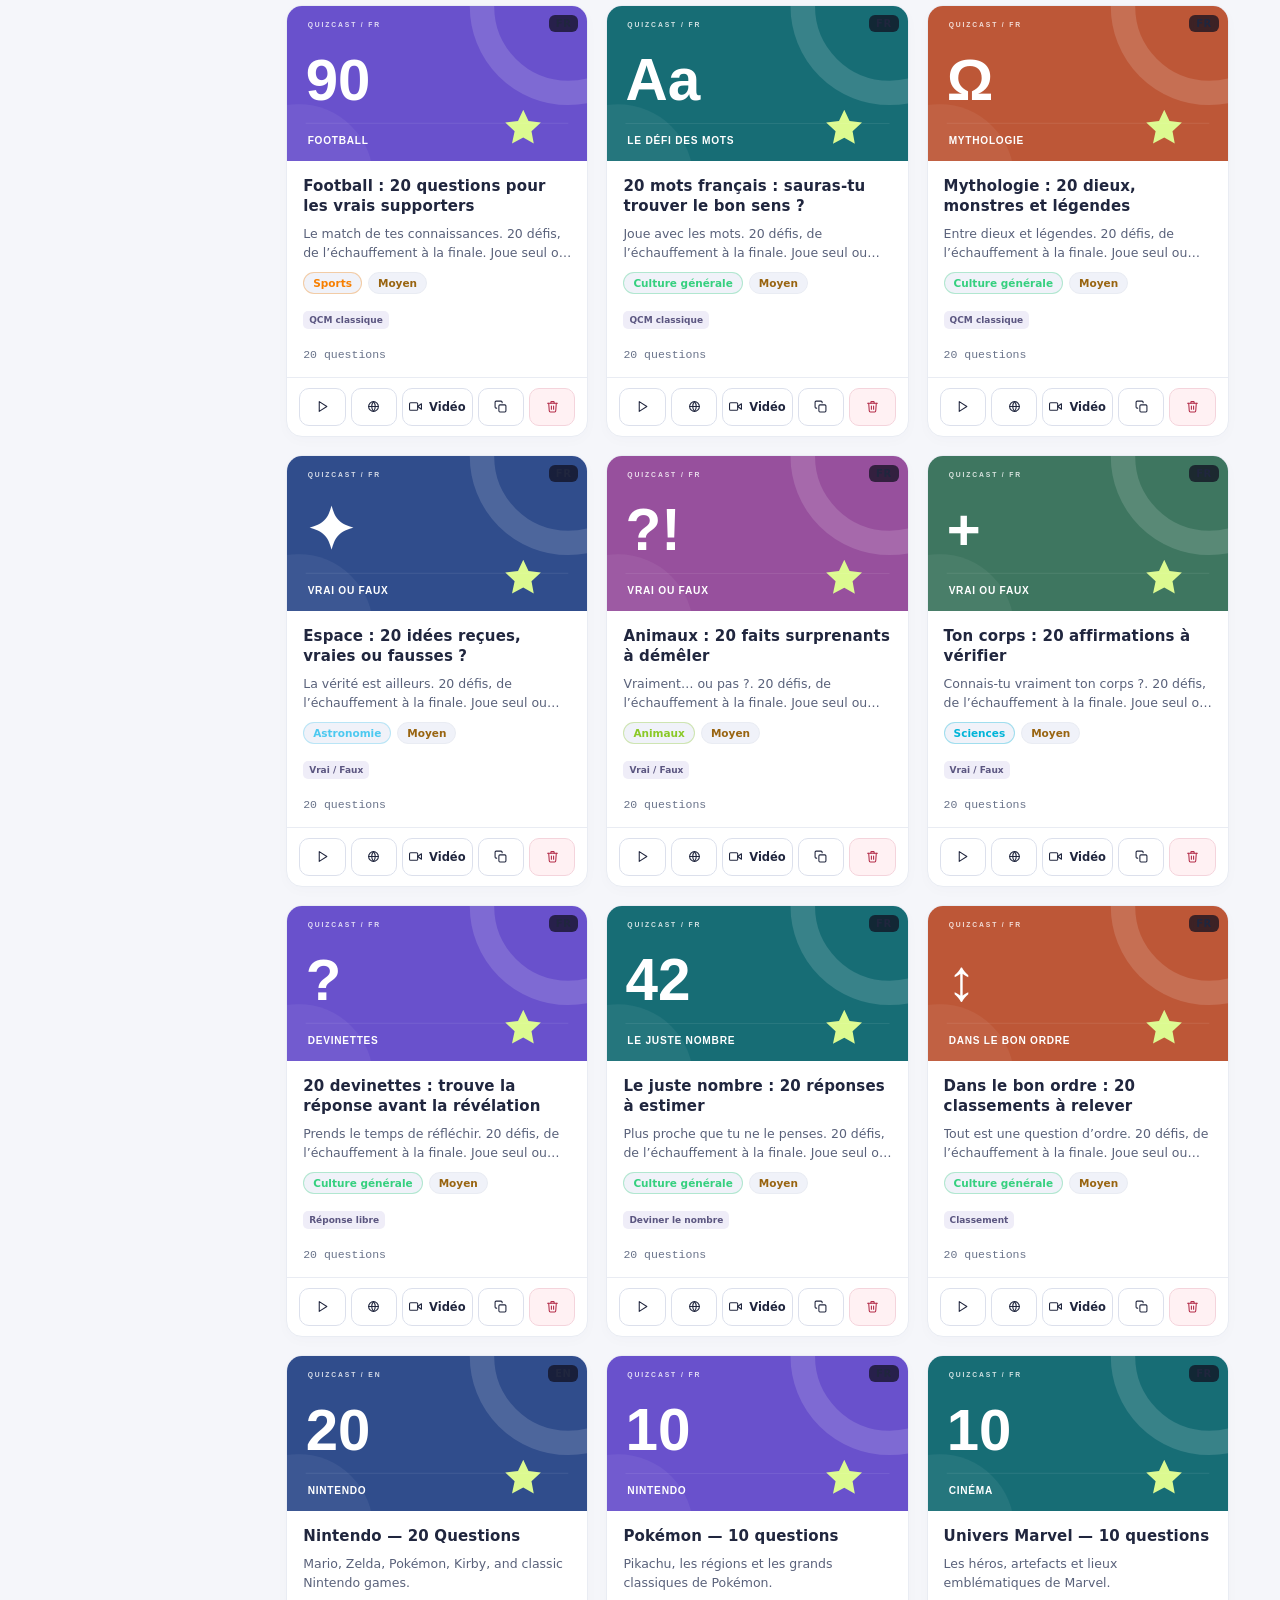
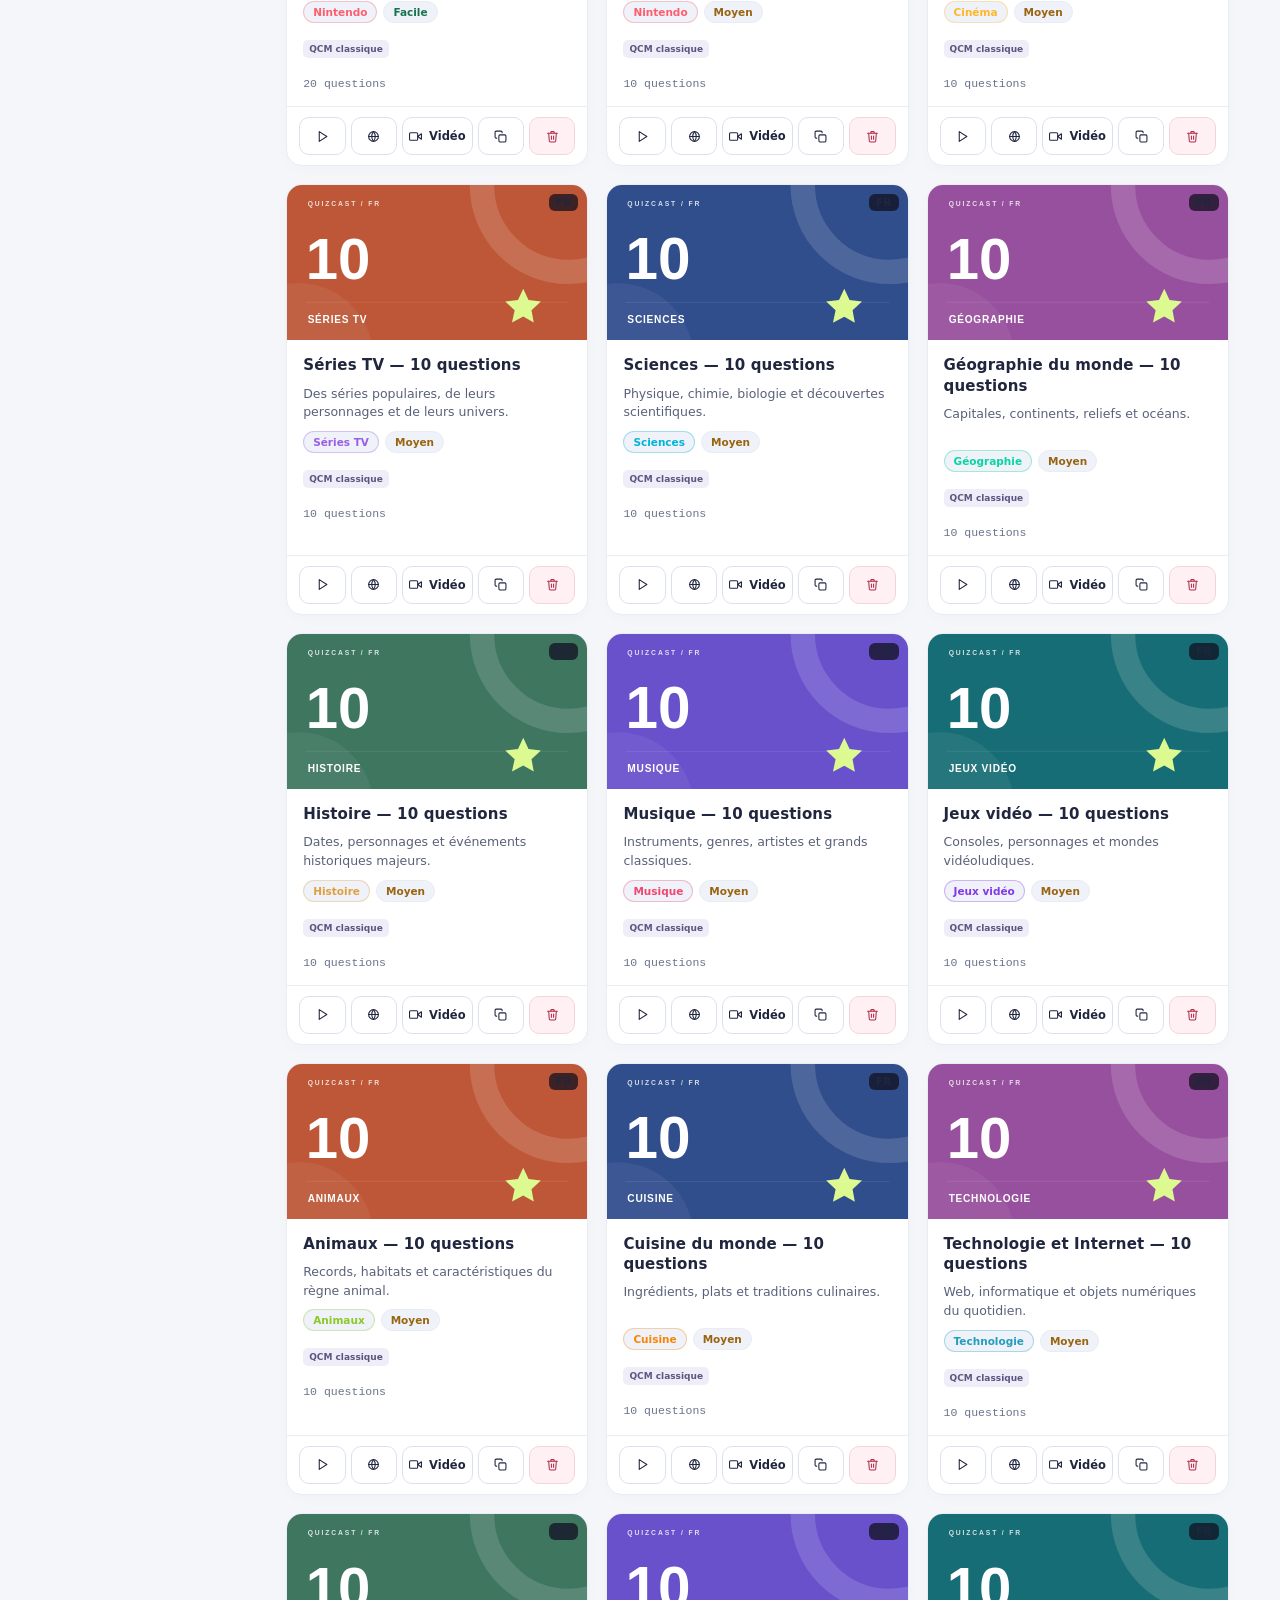
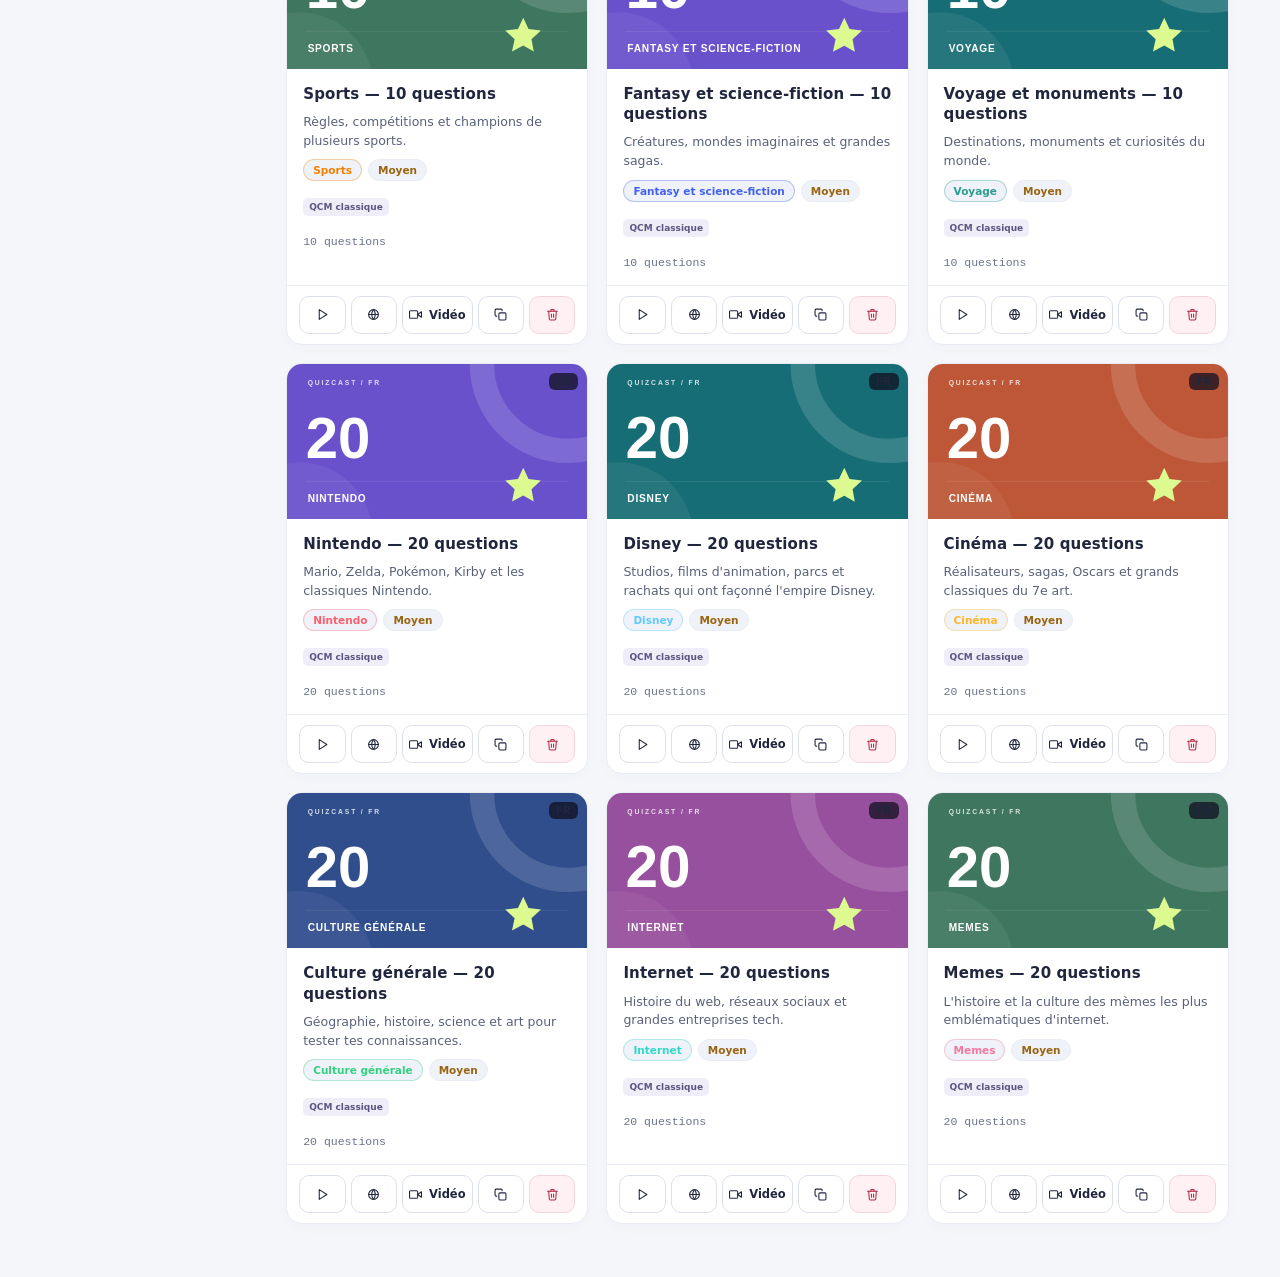
<file: admin/editor.html>
<!DOCTYPE html>
<html lang="fr">
<head>
  <meta charset="UTF-8">
  <meta name="viewport" content="width=device-width, initial-scale=1.0">
  <title>Éditeur — QuizCast</title>
  <link rel="stylesheet" href="../css/base.css">
  <link rel="stylesheet" href="../css/public.css">
  <link rel="stylesheet" href="../css/themes.css">
  <link rel="stylesheet" href="../css/guess.css">
<link rel="stylesheet" href="../css/studio.css"><link rel="stylesheet" href="../css/broadcast.css"></head>
<body>
  <script>window.QC_ROOT='../';window.QC_BOOT={view:'quizEditor',publicMode:false,currentQuizId:new URLSearchParams(location.search).get('id')||null};</script>
  <div id="app"></div>
  <div id="modal-root"></div>
  <div id="autoplay-root"></div>
  <div id="toast-wrap"></div>
  <script src="../js/core.js"></script>
  <script src="../js/question-types.js"></script><script src="../js/visual-questions.js"></script>
  <script src="../js/public.js"></script>
  <script src="../js/admin.js"></script>
  <script src="../js/play.js"></script>
  <script src="../js/app.js"></script>
  <script src="../js/admin-actions.js"></script>
  <script src="../js/studio.js"></script><script src="../js/events.js"></script>
</body>
</html>
</file>
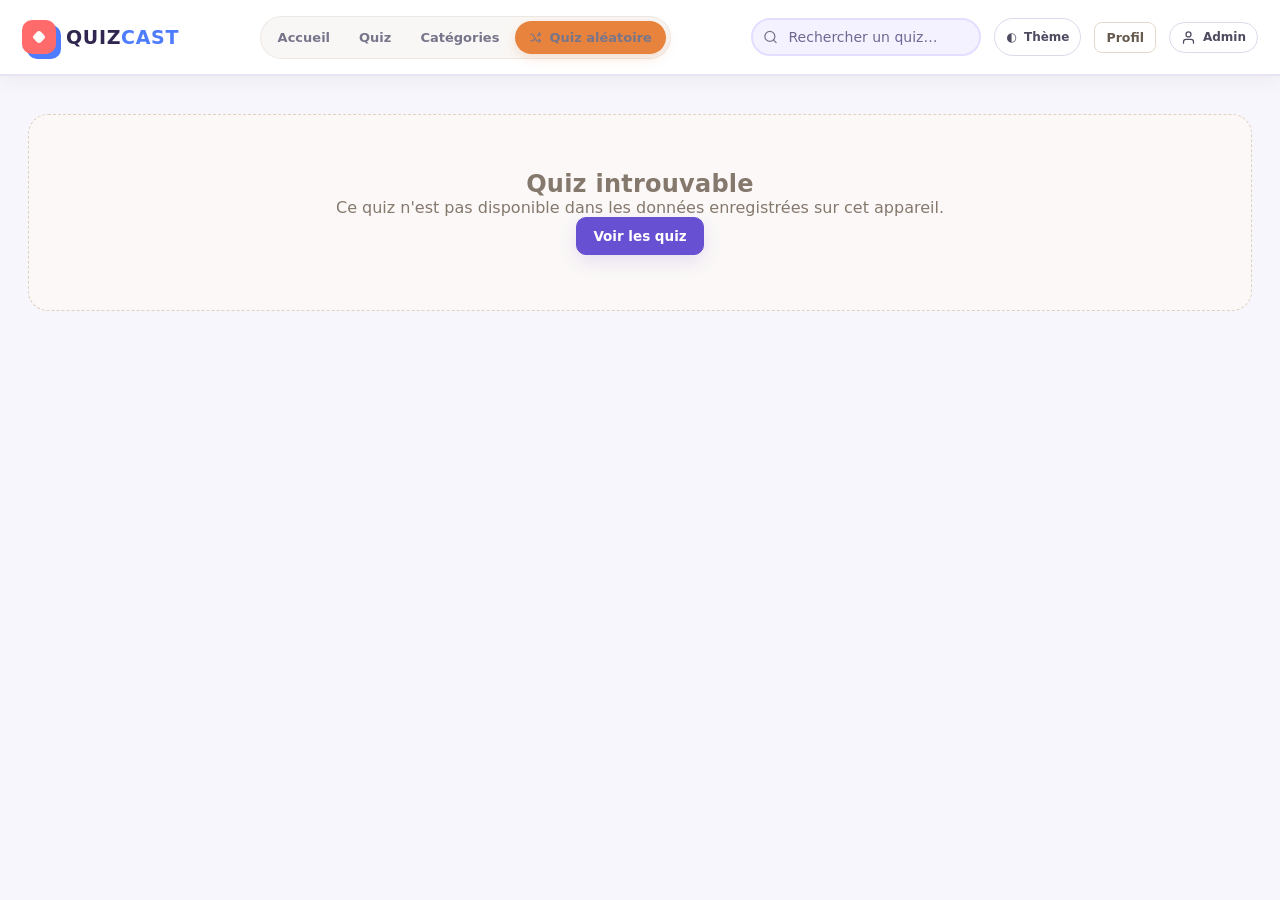
<file: quizzes/quiz.html>
<!DOCTYPE html><html lang="fr"><head><meta charset="UTF-8"><meta name="viewport" content="width=device-width,initial-scale=1.0"><title>Quiz — QuizCast</title><link rel="stylesheet" href="../css/base.css"><link rel="stylesheet" href="../css/public.css"><link rel="stylesheet" href="../css/themes.css"><link rel="stylesheet" href="../css/guess.css"><script>try{const t=sessionStorage.getItem('quizcast:public-theme');document.documentElement.dataset.qcTheme=['warm','retro','pop','midnight'].includes(t)?t:'warm'}catch(e){document.documentElement.dataset.qcTheme='warm'}</script><link rel="stylesheet" href="../css/studio.css"><link rel="stylesheet" href="../css/broadcast.css"></head><body><script>window.QC_ROOT='../';const p=new URLSearchParams(location.search);window.QC_BOOT={view:'publicQuiz',publicMode:true,publicQuizId:p.get('id')||null};</script><div id="app"></div><div id="modal-root"></div><div id="autoplay-root"></div><div id="toast-wrap"></div><script src="../js/core.js"></script><script src="../js/question-types.js"></script><script src="../js/visual-questions.js"></script><script src="../js/public.js"></script><script src="../js/admin.js"></script><script src="../js/play.js"></script><script src="../js/app.js"></script><script src="../js/admin-actions.js"></script><script src="../js/studio.js"></script><script src="../js/events.js"></script></body></html>
</file>
<file: css/base.css>
/* ============================================================
   QUIZCAST — DESIGN TOKENS
   ============================================================ */
:root{
  --ink:#121020;
  --ink-2:#181530;
  --panel:#201c39;
  --panel-2:#2a2448;
  --panel-hover:#332c58;
  --border:#3a3260;
  --border-soft:#2c2650;
  --text:#f3f1fa;
  --text-dim:#a89fcc;
  --text-faint:#6f6892;
  --violet:#7c5cfc;
  --violet-soft:#5b42c4;
  --violet-glow:rgba(124,92,252,.35);
  --amber:#ffb627;
  --teal:#2fd8c9;
  --coral:#ff5d6c;
  --green:#35d07f;
  --radius-lg:20px;
  --radius:14px;
  --radius-sm:9px;
  --font-display:'Unbounded',sans-serif;
  --font-body:'Inter',sans-serif;
  --font-mono:'JetBrains Mono',monospace;
  --shadow-1:0 8px 24px rgba(6,4,20,.35);
  --shadow-2:0 20px 60px rgba(6,4,20,.55);
}
*,*::before,*::after{box-sizing:border-box;}
html,body{height:100%;}
body{
  margin:0;
  background:
    radial-gradient(1200px 600px at 85% -10%, rgba(124,92,252,.16), transparent 60%),
    radial-gradient(900px 500px at -10% 110%, rgba(47,216,201,.10), transparent 55%),
    var(--ink);
  color:var(--text);
  font-family:var(--font-body);
  -webkit-font-smoothing:antialiased;
  overflow-x:hidden;
}
::selection{background:var(--violet);color:#fff;}
::-webkit-scrollbar{width:10px;height:10px;}
::-webkit-scrollbar-track{background:transparent;}
::-webkit-scrollbar-thumb{background:var(--panel-2);border-radius:10px;}
::-webkit-scrollbar-thumb:hover{background:var(--panel-hover);}
a{color:inherit;text-decoration:none;}
button{font-family:inherit;}
:focus-visible{outline:2px solid var(--teal);outline-offset:2px;border-radius:6px;}
h1,h2,h3,h4{font-family:var(--font-display);margin:0;letter-spacing:.01em;}
p{margin:0;}
input,textarea,select{
  font-family:inherit;color:var(--text);background:var(--ink-2);
  border:1px solid var(--border);border-radius:var(--radius-sm);
  padding:9px 12px;font-size:14px;width:100%;
}
input::placeholder,textarea::placeholder{color:var(--text-faint);}
input:focus,textarea:focus,select:focus{border-color:var(--violet);}
textarea{resize:vertical;min-height:70px;font-family:inherit;}
label.field-label{display:block;font-size:12px;font-weight:700;color:var(--text-dim);text-transform:uppercase;letter-spacing:.06em;margin-bottom:6px;}
.field{margin-bottom:16px;}
.hint{font-size:12px;color:var(--text-faint);margin-top:5px;line-height:1.5;}

/* ============================================================
   PUBLIC EXPERIENCE
   ============================================================ */
.public-shell{min-height:100vh;background:
  radial-gradient(900px 520px at 78% -5%,rgba(124,92,252,.24),transparent 62%),
  radial-gradient(700px 500px at 8% 35%,rgba(47,216,201,.10),transparent 62%),var(--ink);}
.public-header{height:76px;display:flex;align-items:center;gap:30px;padding:0 34px;border-bottom:1px solid rgba(255,255,255,.07);background:rgba(18,16,32,.68);backdrop-filter:blur(18px);position:sticky;top:0;z-index:30;}
.public-brand{display:flex;align-items:center;gap:10px;font-family:var(--font-display);font-weight:900;font-size:18px;letter-spacing:.02em;flex:0 0 auto;}
.public-brand .brand-mark{width:36px;height:36px;flex-basis:36px;}
.public-nav{display:flex;align-items:center;gap:5px;flex:1;}
.public-nav button{border:0;background:transparent;color:var(--text-dim);font-size:13px;font-weight:700;padding:9px 12px;border-radius:10px;cursor:pointer;}
.public-nav button:hover,.public-nav button.active{background:rgba(255,255,255,.07);color:var(--text);}
.public-header-search{position:relative;width:min(260px,25vw);}
.public-header-search svg{position:absolute;left:12px;top:50%;transform:translateY(-50%);color:var(--text-faint);}
.public-header-search input{height:38px;padding-left:35px;background:rgba(255,255,255,.055);border-color:rgba(255,255,255,.08);}
.public-admin-btn{font-size:12px!important;color:var(--text-faint)!important;border:1px solid rgba(255,255,255,.08)!important;}
.public-content{max-width:1320px;margin:0 auto;padding:34px 34px 80px;}
.public-hero{position:relative;overflow:hidden;border:1px solid rgba(255,255,255,.08);border-radius:28px;padding:64px 62px;min-height:390px;display:flex;align-items:center;background:linear-gradient(125deg,rgba(124,92,252,.22),rgba(32,28,57,.78) 48%,rgba(47,216,201,.08));box-shadow:var(--shadow-2);}
.public-hero::before,.public-hero::after{content:'';position:absolute;border-radius:50%;filter:blur(2px);pointer-events:none;}
.public-hero::before{width:380px;height:380px;right:-100px;top:-170px;background:radial-gradient(circle,rgba(124,92,252,.30),transparent 68%);}
.public-hero::after{width:260px;height:260px;right:180px;bottom:-180px;background:radial-gradient(circle,rgba(47,216,201,.18),transparent 68%);}
.public-hero-copy{position:relative;z-index:1;max-width:690px;}
.public-kicker{display:inline-flex;align-items:center;gap:8px;padding:7px 11px;border-radius:999px;background:rgba(124,92,252,.16);border:1px solid rgba(124,92,252,.30);color:#c9bfff;text-transform:uppercase;font-size:10px;font-weight:800;letter-spacing:.12em;margin-bottom:20px;}
.public-hero h1{font-size:clamp(36px,5vw,68px);line-height:1.02;letter-spacing:-.035em;max-width:760px;}
.public-hero h1 span{color:var(--teal);}
.public-hero p{font-size:16px;line-height:1.65;color:var(--text-dim);max-width:610px;margin:18px 0 28px;}
.public-hero-actions{display:flex;gap:10px;flex-wrap:wrap;}
.public-hero-actions .btn{padding:13px 18px;border-radius:12px;}
.public-section{margin-top:42px;}
.public-section-head{display:flex;align-items:end;justify-content:space-between;gap:16px;margin-bottom:16px;}
.public-section-head h2{font-size:21px;letter-spacing:-.015em;}
.public-section-head p{font-size:12px;color:var(--text-faint);margin-top:5px;}
.public-see-all{font-size:12px;color:var(--teal);font-weight:800;cursor:pointer;white-space:nowrap;}
.public-quiz-grid{display:grid;grid-template-columns:repeat(4,minmax(0,1fr));gap:16px;}
.public-card{background:rgba(32,28,57,.78);border:1px solid rgba(255,255,255,.07);border-radius:18px;overflow:hidden;cursor:pointer;transition:transform .2s ease,border-color .2s ease,box-shadow .2s ease;display:flex;flex-direction:column;min-width:0;}
.public-card:hover{transform:translateY(-5px);border-color:rgba(124,92,252,.55);box-shadow:0 16px 36px rgba(0,0,0,.25);}
.public-card-thumb{height:148px;background:linear-gradient(135deg,#2a2448,#181530);background-size:cover;background-position:center;position:relative;display:flex;align-items:center;justify-content:center;font-size:42px;}
.public-card-thumb::after{content:'';position:absolute;inset:0;background:linear-gradient(180deg,transparent 50%,rgba(8,7,17,.32));}
.public-card-badges{position:absolute;z-index:1;left:10px;top:10px;display:flex;gap:6px;}
.public-badge{font-size:9px;font-weight:900;letter-spacing:.06em;padding:5px 7px;border-radius:7px;background:rgba(10,9,20,.72);backdrop-filter:blur(8px);color:#fff;border:1px solid rgba(255,255,255,.09);}
.public-card-body{padding:14px 15px 15px;}
.public-card h3{font-family:var(--font-body);font-size:15px;font-weight:800;line-height:1.3;white-space:nowrap;overflow:hidden;text-overflow:ellipsis;}
.public-card-desc{font-size:11.5px;color:var(--text-dim);line-height:1.45;margin-top:6px;min-height:33px;display:-webkit-box;-webkit-line-clamp:2;-webkit-box-orient:vertical;overflow:hidden;}
.public-card-meta{display:flex;align-items:center;gap:8px;margin-top:12px;color:var(--text-faint);font-size:10.5px;font-weight:700;}
.public-dot{width:3px;height:3px;border-radius:50%;background:var(--text-faint);}
.public-category-grid{display:grid;grid-template-columns:repeat(4,minmax(0,1fr));gap:12px;}
.public-category{position:relative;overflow:hidden;border:1px solid rgba(255,255,255,.07);border-radius:15px;padding:18px;background:linear-gradient(135deg,rgba(255,255,255,.045),rgba(255,255,255,.018));cursor:pointer;transition:transform .18s,border-color .18s;}
.public-category:hover{transform:translateY(-3px);border-color:rgba(124,92,252,.45);}
.public-category .cat-icon{font-size:25px;margin-bottom:12px;}
.public-category strong{display:block;font-size:14px;}
.public-category span{display:block;color:var(--text-faint);font-size:11px;margin-top:4px;}
.public-empty{padding:55px 20px;text-align:center;border:1px dashed rgba(255,255,255,.11);border-radius:20px;color:var(--text-dim);}
.public-browse-toolbar{display:flex;gap:10px;align-items:center;margin-bottom:24px;flex-wrap:wrap;}
.public-browse-search{position:relative;flex:1;min-width:240px;}
.public-browse-search svg{position:absolute;left:13px;top:50%;transform:translateY(-50%);color:var(--text-faint);}
.public-browse-search input{height:44px;padding-left:38px;background:rgba(255,255,255,.045);border-color:rgba(255,255,255,.08);}
.public-browse-toolbar select{width:auto;min-width:145px;height:44px;background:rgba(255,255,255,.045);}
.public-page-title{margin-bottom:25px;}
.public-page-title h1{font-size:30px;}
.public-page-title p{color:var(--text-dim);font-size:13px;margin-top:7px;}
.public-detail{max-width:1060px;margin:0 auto;}
.public-detail-hero{display:grid;grid-template-columns:1.08fr .92fr;gap:30px;align-items:stretch;}
.public-detail-image{min-height:350px;border-radius:24px;background:linear-gradient(135deg,#2a2448,#181530);background-size:cover;background-position:center;border:1px solid rgba(255,255,255,.08);display:flex;align-items:center;justify-content:center;font-size:70px;box-shadow:var(--shadow-1);}
.public-detail-copy{padding:18px 4px;display:flex;flex-direction:column;justify-content:center;align-items:flex-start;}
.public-detail-copy .chips{display:flex;gap:7px;flex-wrap:wrap;margin-bottom:17px;}
.public-detail-copy h1{font-size:clamp(30px,4vw,48px);line-height:1.05;letter-spacing:-.03em;}
.public-detail-copy p{font-size:14px;line-height:1.7;color:var(--text-dim);margin:17px 0 24px;max-width:560px;}
.public-detail-stats{display:flex;gap:20px;flex-wrap:wrap;margin-bottom:25px;}
.public-detail-stat strong{display:block;font-family:var(--font-mono);font-size:16px;color:var(--text);}
.public-detail-stat span{display:block;font-size:10px;color:var(--text-faint);margin-top:3px;text-transform:uppercase;letter-spacing:.06em;}
.public-back{display:inline-flex;align-items:center;gap:6px;color:var(--text-dim);font-size:12px;font-weight:700;cursor:pointer;margin-bottom:20px;}
.public-back:hover{color:var(--text);}
.public-footer{border-top:1px solid rgba(255,255,255,.07);margin-top:70px;padding-top:24px;color:var(--text-faint);font-size:11px;display:flex;justify-content:space-between;gap:20px;}
@media(max-width:1050px){.public-quiz-grid,.public-category-grid{grid-template-columns:repeat(3,minmax(0,1fr));}.public-detail-hero{grid-template-columns:1fr;}.public-detail-image{min-height:280px;}}
@media(max-width:760px){.public-header{padding:0 16px;gap:12px;height:68px;}.public-nav{display:none;}.public-header-search{width:auto;flex:1;}.public-admin-btn{display:none!important;}.public-content{padding:20px 16px 60px;}.public-hero{padding:38px 25px;min-height:420px;border-radius:22px;}.public-hero h1{font-size:38px;}.public-quiz-grid,.public-category-grid{grid-template-columns:repeat(2,minmax(0,1fr));}.public-card-thumb{height:125px;}.public-footer{flex-direction:column;}}
@media(max-width:470px){.public-quiz-grid,.public-category-grid{grid-template-columns:1fr;}.public-hero h1{font-size:33px;}.public-detail-image{min-height:220px;}}

/* ============================================================
   APP SHELL
   ============================================================ */
#app{display:flex;min-height:100vh;}
.sidebar{
  width:230px;flex:0 0 230px;background:var(--ink-2);
  border-right:1px solid var(--border-soft);
  display:flex;flex-direction:column;padding:22px 16px;
  position:sticky;top:0;height:100vh;
}
.brand{display:flex;align-items:center;gap:10px;padding:4px 8px 26px;}
.brand-mark{
  width:34px;height:34px;border-radius:10px;flex:0 0 34px;
  background:linear-gradient(135deg,var(--violet),var(--teal));
  display:flex;align-items:center;justify-content:center;
  box-shadow:0 6px 18px var(--violet-glow);
}
.brand-mark span{width:10px;height:10px;border-radius:3px;background:var(--ink);transform:rotate(45deg);}
.brand-word{font-family:var(--font-display);font-weight:800;font-size:17px;letter-spacing:.02em;}
.brand-word em{font-style:normal;color:var(--teal);}
.nav{display:flex;flex-direction:column;gap:3px;}
.nav-item{
  display:flex;align-items:center;gap:11px;padding:11px 13px;border-radius:11px;
  color:var(--text-dim);font-size:14px;font-weight:600;cursor:pointer;border:1px solid transparent;
  transition:background .15s,color .15s;
}
.nav-item svg{width:18px;height:18px;flex:0 0 18px;opacity:.85;}
.nav-item:hover{background:var(--panel);color:var(--text);}
.nav-item.active{background:var(--panel-2);color:var(--text);border-color:var(--border);}
.nav-item.active svg{opacity:1;color:var(--teal);}
.nav-sep{height:1px;background:var(--border-soft);margin:14px 4px;}
.sidebar-cta{
  margin-top:14px;display:flex;align-items:center;justify-content:center;gap:8px;
  background:linear-gradient(135deg,var(--violet),#9b7bff);color:#fff;font-weight:700;font-size:13.5px;
  padding:12px;border-radius:12px;cursor:pointer;border:none;box-shadow:0 8px 22px var(--violet-glow);
  transition:transform .15s, box-shadow .15s;
}
.sidebar-cta:hover{transform:translateY(-1px);box-shadow:0 10px 26px var(--violet-glow);}
.sidebar-bottom{margin-top:auto;display:flex;flex-direction:column;gap:10px;}
.lang-switch{display:flex;background:var(--panel);border:1px solid var(--border);border-radius:10px;padding:3px;}
.lang-switch button{
  flex:1;background:transparent;border:none;color:var(--text-faint);font-weight:700;font-size:12px;
  padding:7px 0;border-radius:8px;cursor:pointer;letter-spacing:.04em;
}
.lang-switch button.active{background:var(--violet);color:#fff;}
.storage-note{font-size:10.5px;color:var(--text-faint);line-height:1.5;padding:0 4px;}

.main{flex:1;min-width:0;padding:30px 40px 70px;max-width:1360px;}
.topbar{display:flex;align-items:center;justify-content:space-between;margin-bottom:26px;gap:16px;flex-wrap:wrap;}
.topbar h1{font-size:26px;font-weight:800;}
.topbar .sub{color:var(--text-dim);font-size:13.5px;margin-top:4px;}
.topbar-actions{display:flex;gap:10px;flex-wrap:wrap;}

/* ============================================================
   BUTTONS
   ============================================================ */
.btn{
  display:inline-flex;align-items:center;gap:7px;justify-content:center;
  border-radius:10px;font-weight:700;font-size:13.5px;padding:10px 16px;
  cursor:pointer;border:1px solid transparent;transition:all .15s;white-space:nowrap;
}
.btn svg{width:15px;height:15px;}
.btn-primary{background:var(--violet);color:#fff;box-shadow:0 6px 16px var(--violet-glow);}
.btn-primary:hover{background:var(--violet-soft);transform:translateY(-1px);}
.btn-ghost{background:var(--panel);color:var(--text);border-color:var(--border);}
.btn-ghost:hover{background:var(--panel-hover);}
.btn-outline{background:transparent;color:var(--text-dim);border-color:var(--border);}
.btn-outline:hover{color:var(--text);border-color:var(--text-dim);}
.btn-danger{background:transparent;color:var(--coral);border-color:rgba(255,93,108,.35);}
.btn-danger:hover{background:rgba(255,93,108,.12);}
.btn-sm{padding:7px 11px;font-size:12.5px;border-radius:8px;}
.btn-icon{padding:9px;border-radius:9px;}
.btn:disabled{opacity:.4;cursor:not-allowed;}
.btn-block{width:100%;}

/* ============================================================
   CARDS / PANELS
   ============================================================ */
.panel{background:var(--panel);border:1px solid var(--border-soft);border-radius:var(--radius-lg);padding:22px;}
.stat-grid{display:grid;grid-template-columns:repeat(auto-fit,minmax(160px,1fr));gap:14px;margin-bottom:26px;}
.stat-card{
  background:var(--panel);border:1px solid var(--border-soft);border-radius:var(--radius);
  padding:18px 18px 16px;position:relative;overflow:hidden;
}
.stat-card::after{content:'';position:absolute;top:-30px;right:-30px;width:90px;height:90px;border-radius:50%;background:var(--stat-color,var(--violet));opacity:.15;filter:blur(10px);}
.stat-num{font-family:var(--font-mono);font-size:30px;font-weight:700;color:var(--text);}
.stat-label{font-size:12px;color:var(--text-dim);margin-top:4px;font-weight:600;}

.section-title{font-size:15px;font-weight:800;margin:32px 0 14px;display:flex;align-items:center;justify-content:space-between;}
.section-title .see-all{font-size:12px;font-weight:700;color:var(--teal);cursor:pointer;}

.mini-list{display:flex;flex-direction:column;gap:2px;}
.mini-row{
  display:flex;align-items:center;gap:12px;padding:11px 12px;border-radius:10px;cursor:pointer;
  border:1px solid transparent;
}
.mini-row:hover{background:var(--panel-2);border-color:var(--border-soft);}
.mini-thumb{width:40px;height:40px;border-radius:8px;background:var(--panel-2);flex:0 0 40px;object-fit:cover;display:flex;align-items:center;justify-content:center;font-size:16px;}
.mini-info{flex:1;min-width:0;}
.mini-info .name{font-size:13.5px;font-weight:700;white-space:nowrap;overflow:hidden;text-overflow:ellipsis;}
.mini-info .meta{font-size:11.5px;color:var(--text-faint);margin-top:2px;}

/* ============================================================
   QUIZ CARDS (library)
   ============================================================ */
.toolbar{display:flex;gap:10px;flex-wrap:wrap;align-items:center;margin-bottom:22px;}
.toolbar .search-wrap{position:relative;flex:1;min-width:220px;}
.toolbar .search-wrap svg{position:absolute;left:12px;top:50%;transform:translateY(-50%);width:15px;height:15px;color:var(--text-faint);}
.toolbar input[type=search]{padding-left:34px;}
.toolbar select{width:auto;min-width:130px;}
.quiz-grid{display:grid;grid-template-columns:repeat(auto-fill,minmax(255px,1fr));gap:18px;}
.quiz-card{
  background:var(--panel);border:1px solid var(--border-soft);border-radius:var(--radius);overflow:hidden;
  display:flex;flex-direction:column;transition:transform .15s,border-color .15s;
}
.quiz-card:hover{border-color:var(--violet-soft);transform:translateY(-2px);}
.quiz-thumb{
  height:120px;background:linear-gradient(135deg,var(--panel-2),var(--ink-2));
  display:flex;align-items:center;justify-content:center;font-size:34px;position:relative;
  background-size:cover;background-position:center;
}
.quiz-thumb .lang-badge{position:absolute;top:9px;right:9px;background:rgba(18,16,32,.75);backdrop-filter:blur(4px);font-size:10px;font-weight:800;padding:3px 7px;border-radius:6px;letter-spacing:.05em;}
.quiz-body{padding:15px 16px 16px;display:flex;flex-direction:column;gap:9px;flex:1;}
.quiz-body h3{font-size:15px;font-weight:700;line-height:1.3;}
.quiz-body .desc{font-size:12.5px;color:var(--text-dim);line-height:1.5;display:-webkit-box;-webkit-line-clamp:2;-webkit-box-orient:vertical;overflow:hidden;min-height:36px;}
.chip-row{display:flex;flex-wrap:wrap;gap:6px;}
.chip{font-size:10.5px;font-weight:700;padding:4px 9px;border-radius:20px;background:var(--panel-2);color:var(--text-dim);border:1px solid var(--border-soft);}
.chip-diff-facile{color:var(--green);}
.chip-diff-moyen{color:var(--amber);}
.chip-diff-difficile{color:var(--coral);}
.quiz-meta-row{display:flex;justify-content:space-between;font-size:11.5px;color:var(--text-faint);font-family:var(--font-mono);margin-top:2px;}
.quiz-actions{display:flex;gap:6px;padding:12px 14px;border-top:1px solid var(--border-soft);}
.quiz-actions .btn{flex:1;padding:8px 6px;font-size:11.5px;}
.quiz-actions .btn svg{width:13px;height:13px;}
.empty-state{padding:60px 20px;text-align:center;color:var(--text-faint);}
.empty-state h3{color:var(--text-dim);font-size:16px;margin-bottom:8px;}
.empty-state svg{width:38px;height:38px;margin-bottom:14px;opacity:.5;}

/* ============================================================
   CATEGORIES
   ============================================================ */
.cat-grid{display:grid;grid-template-columns:repeat(auto-fill,minmax(220px,1fr));gap:12px;}
.cat-card{background:var(--panel);border:1px solid var(--border-soft);border-radius:var(--radius);padding:14px 16px;display:flex;align-items:center;gap:12px;}
.cat-dot{width:12px;height:12px;border-radius:4px;flex:0 0 12px;}
.cat-name{font-weight:700;font-size:13.5px;flex:1;min-width:0;}
.cat-sub{font-size:10.5px;color:var(--text-faint);}
.cat-count{font-family:var(--font-mono);font-size:11px;color:var(--text-faint);}
.color-swatches{display:flex;gap:7px;flex-wrap:wrap;}
.swatch{width:26px;height:26px;border-radius:8px;cursor:pointer;border:2px solid transparent;}
.swatch.selected{border-color:#fff;}

/* ============================================================
   QUIZ EDITOR
   ============================================================ */
.editor-grid{display:grid;grid-template-columns:340px 1fr;gap:22px;align-items:start;}
@media(max-width:980px){.editor-grid{grid-template-columns:1fr;}}
.thumb-upload{
  height:110px;border-radius:12px;border:1.5px dashed var(--border);background:var(--ink-2);
  display:flex;align-items:center;justify-content:center;cursor:pointer;overflow:hidden;position:relative;
  background-size:cover;background-position:center;color:var(--text-faint);font-size:12px;text-align:center;gap:6px;flex-direction:column;
}
.thumb-upload:hover{border-color:var(--violet);}
.checkbox-row{display:flex;flex-wrap:wrap;gap:8px;}
.cat-toggle{
  font-size:12px;font-weight:700;padding:7px 12px;border-radius:20px;border:1px solid var(--border);
  color:var(--text-dim);cursor:pointer;background:var(--ink-2);
}
.cat-toggle.selected{background:var(--violet);border-color:var(--violet);color:#fff;}

.q-list-header{display:flex;align-items:center;justify-content:space-between;margin-bottom:12px;}
.q-list{display:flex;flex-direction:column;gap:8px;}
.q-row{
  display:flex;align-items:center;gap:10px;background:var(--panel);border:1px solid var(--border-soft);
  border-radius:12px;padding:10px 12px;cursor:default;
}
.q-row.dragging{opacity:.4;}
.q-row .drag-handle{cursor:grab;color:var(--text-faint);padding:2px;}
.q-row .q-type-icon{width:34px;height:34px;border-radius:9px;background:var(--panel-2);display:flex;align-items:center;justify-content:center;flex:0 0 34px;font-size:15px;}
.q-row .q-num{font-family:var(--font-mono);font-size:11px;color:var(--text-faint);width:22px;text-align:center;flex:0 0 22px;}
.q-row .q-info{flex:1;min-width:0;}
.q-row .q-text{font-size:13px;font-weight:600;white-space:nowrap;overflow:hidden;text-overflow:ellipsis;}
.q-row .q-meta{font-size:11px;color:var(--text-faint);margin-top:2px;}
.q-row .q-actions{display:flex;gap:4px;}
.add-q-menu{position:relative;display:inline-block;}
.dropdown{
  position:absolute;top:calc(100% + 6px);right:0;background:var(--panel-2);border:1px solid var(--border);
  border-radius:12px;box-shadow:var(--shadow-2);padding:6px;min-width:230px;z-index:40;display:none;
}
.dropdown.open{display:block;}
.dropdown-item{display:flex;align-items:center;gap:10px;padding:9px 10px;border-radius:8px;cursor:pointer;font-size:13px;font-weight:600;}
.dropdown-item:hover{background:var(--panel-hover);}
.dropdown-item .ic{width:28px;height:28px;border-radius:7px;background:var(--ink-2);display:flex;align-items:center;justify-content:center;font-size:13px;flex:0 0 28px;}
.dropdown-item small{display:block;font-weight:400;color:var(--text-faint);font-size:10.5px;}

/* ============================================================
   MODAL (question editor)
   ============================================================ */
.modal-overlay{
  position:fixed;inset:0;background:rgba(8,6,18,.72);backdrop-filter:blur(3px);
  display:none;align-items:flex-start;justify-content:center;z-index:100;padding:34px 20px;overflow-y:auto;
}
.modal-overlay.open{display:flex;}
.modal{
  background:var(--ink-2);border:1px solid var(--border);border-radius:20px;width:100%;max-width:620px;
  box-shadow:var(--shadow-2);animation:modalIn .18s ease;
}
@keyframes modalIn{from{opacity:0;transform:translateY(10px) scale(.98);}to{opacity:1;transform:none;}}
.modal-header{display:flex;align-items:center;justify-content:space-between;padding:20px 22px;border-bottom:1px solid var(--border-soft);}
.modal-header h3{font-size:16px;}
.modal-body{padding:22px;max-height:70vh;overflow-y:auto;}
.modal-footer{display:flex;justify-content:space-between;gap:10px;padding:16px 22px;border-top:1px solid var(--border-soft);}
.modal-close{cursor:pointer;color:var(--text-faint);padding:6px;border-radius:8px;}
.modal-close:hover{color:var(--text);background:var(--panel);}

.answer-edit-row{display:flex;gap:8px;align-items:center;margin-bottom:8px;}
.answer-edit-row input[type=text]{flex:1;}
.correct-radio{
  width:22px;height:22px;border-radius:7px;border:2px solid var(--border);flex:0 0 22px;cursor:pointer;
  display:flex;align-items:center;justify-content:center;
}
.correct-radio.checked{background:var(--green);border-color:var(--green);}
.correct-radio.checked::after{content:'✓';color:#0c1a12;font-size:13px;font-weight:900;}
.img-upload-box{
  border:1.5px dashed var(--border);border-radius:12px;padding:16px;text-align:center;cursor:pointer;
  background:var(--ink-2);position:relative;overflow:hidden;
}
.img-upload-box img{max-width:100%;max-height:170px;border-radius:8px;display:block;margin:0 auto;}
.img-upload-box .ph{color:var(--text-faint);font-size:12.5px;padding:20px 0;}
.mode-grid{display:grid;grid-template-columns:repeat(3,1fr);gap:8px;}
.mode-opt{
  border:1.5px solid var(--border);border-radius:10px;padding:9px 6px;text-align:center;cursor:pointer;
  font-size:11px;font-weight:700;color:var(--text-dim);background:var(--ink-2);
}
.mode-opt.selected{border-color:var(--violet);color:var(--text);background:rgba(124,92,252,.14);}
.mask-editor{position:relative;border-radius:10px;overflow:hidden;cursor:crosshair;user-select:none;background:var(--ink-2);}
.mask-editor img{width:100%;display:block;pointer-events:none;}
.mask-rect{position:absolute;background:rgba(18,16,32,.9);border:1.5px dashed var(--amber);}
.range-row{display:flex;align-items:center;gap:10px;}
.range-row input[type=range]{flex:1;accent-color:var(--violet);}
.range-row .val{font-family:var(--font-mono);font-size:12px;color:var(--text-dim);width:40px;text-align:right;}
.two-col{display:grid;grid-template-columns:1fr 1fr;gap:14px;}

/* ============================================================
   PLAY — NORMAL MODE
   ============================================================ */
.play-wrap{max-width:820px;margin:0 auto;}
.play-progress-bar{height:6px;border-radius:6px;background:var(--panel-2);overflow:hidden;margin-bottom:22px;}
.play-progress-fill{height:100%;background:linear-gradient(90deg,var(--violet),var(--teal));transition:width .3s;}
.play-topline{display:flex;justify-content:space-between;align-items:center;margin-bottom:16px;font-size:12.5px;color:var(--text-dim);font-family:var(--font-mono);}
.play-card{background:var(--panel);border:1px solid var(--border-soft);border-radius:22px;padding:34px;}
.play-question-img{width:100%;max-height:260px;object-fit:contain;border-radius:14px;margin-bottom:20px;background:var(--ink-2);}
.play-question-text{font-family:var(--font-display);font-size:22px;font-weight:700;line-height:1.35;margin-bottom:26px;}
.answers-grid{display:grid;grid-template-columns:1fr 1fr;gap:12px;}
@media(max-width:640px){.answers-grid{grid-template-columns:1fr;}}
.answer-tile{
  display:flex;align-items:center;gap:12px;padding:16px 18px;border-radius:14px;cursor:pointer;
  font-weight:700;font-size:15px;border:1.5px solid transparent;color:#fff;
  transition:transform .12s,filter .12s;position:relative;
}
.answer-tile:hover{filter:brightness(1.08);transform:translateY(-1px);}
.answer-tile:active{transform:translateY(0);}
.answer-tile .shape{width:20px;height:20px;flex:0 0 20px;}
.answer-letter{width:27px;height:27px;border-radius:8px;background:rgba(0,0,0,.18);display:flex;align-items:center;justify-content:center;font:800 11px var(--font-mono);flex:0 0 27px;}
.answer-tile.a, .stage-tile.a{background:linear-gradient(135deg,#7c5cfc,#6a4ce8);}
.answer-tile.b, .stage-tile.b{background:linear-gradient(135deg,#ffb627,#f29a0a);}
.answer-tile.c, .stage-tile.c{background:linear-gradient(135deg,#2fd8c9,#20b8ab);}
.answer-tile.d, .stage-tile.d{background:linear-gradient(135deg,#ff5d6c,#e8404f);}
.answer-tile.e, .stage-tile.e{background:linear-gradient(135deg,#5ecbff,#3aa8e0);}
.answer-tile.f, .stage-tile.f{background:linear-gradient(135deg,#c86bff,#a83de8);}
.answer-tile.dim{opacity:.35;filter:grayscale(.4);}
.answer-tile.correct-flag{background:linear-gradient(135deg,rgba(53,208,127,.95),rgba(47,216,201,.85));box-shadow:0 0 0 4px rgba(53,208,127,.28), 0 12px 28px rgba(53,208,127,.35);}
.answer-tile.wrong-flag{outline:3px solid var(--coral);}
.answer-tile.disabled{cursor:default;}
.feedback-banner{
  margin-top:20px;padding:14px 18px;border-radius:12px;font-weight:700;font-size:14px;display:flex;align-items:center;gap:10px;
}
.feedback-banner.ok{background:rgba(53,208,127,.14);color:var(--green);border:1px solid rgba(53,208,127,.3);}
.feedback-banner.ko{background:rgba(255,93,108,.14);color:var(--coral);border:1px solid rgba(255,93,108,.3);}
.explanation-box{margin-top:12px;font-size:13px;color:var(--text-dim);line-height:1.6;background:var(--ink-2);border-radius:10px;padding:12px 14px;}
.play-footer{display:flex;justify-content:flex-end;margin-top:24px;}

.score-screen{text-align:center;padding:52px 24px;}
.public-play-shell{min-height:100vh;background:#15120f;color:var(--text);}
#app>.public-play-shell{width:100%;min-width:0;flex:1 1 100%;}
.public-play-header{height:68px;display:flex;align-items:center;justify-content:space-between;gap:16px;padding:0 max(22px,calc((100vw - 1180px)/2));border-bottom:1px solid rgba(255,255,255,.08);background:#191511;position:sticky;top:0;z-index:20;}
.public-play-brand{display:flex;align-items:center;gap:9px;font-family:var(--font-display);font-weight:800;font-size:15px;}
.public-play-brand .brand-mark{width:29px;height:29px;flex-basis:29px;}
.public-play-meta{display:flex;align-items:center;gap:12px;color:var(--text-dim);font-size:12px;}
.public-play-score{padding:6px 10px;border-radius:999px;background:rgba(255,255,255,.055);border:1px solid rgba(255,255,255,.08);font-family:var(--font-mono);color:var(--text);}
.public-play-main{padding:30px 22px 70px;max-width:1220px;margin:0 auto;}
.public-play-main .play-wrap{max-width:none;width:100%;}
.play-progress-row{display:flex;align-items:center;justify-content:space-between;gap:12px;margin-bottom:9px;color:var(--text-faint);font-size:11px;font-weight:700;}
.play-progress-row strong{color:var(--text);font-family:var(--font-mono);font-size:11px;}
.play-card[data-fade]{animation:publicPlayIn .24s ease both;background:#1d1915;border-color:rgba(255,255,255,.09);box-shadow:0 14px 40px rgba(0,0,0,.22);}
@keyframes publicPlayIn{from{opacity:0;transform:translateY(7px)}to{opacity:1;transform:none}}
.play-card.answer-state-correct{animation:answerCorrectIn .48s cubic-bezier(.2,.8,.2,1) both;}
.play-card.answer-state-incorrect{animation:answerIncorrectIn .42s ease both;}
.play-card.answer-state-correct .feedback-banner,.play-card.answer-state-correct .guess-reveal-result{animation:answerFeedbackPop .36s .08s cubic-bezier(.2,.8,.2,1) both;}
.play-card.answer-state-incorrect .feedback-banner,.play-card.answer-state-incorrect .guess-reveal-result{animation:answerFeedbackShake .38s .06s ease both;}
.play-card.answer-state-correct .answer-tile.correct-flag{animation:answerTileCorrect .52s ease both;}
.play-card.answer-state-incorrect .answer-tile.wrong-flag{animation:answerTileWrong .42s ease both;}
@keyframes answerCorrectIn{0%{box-shadow:0 0 0 0 rgba(53,208,127,0);border-color:var(--border-soft)}45%{box-shadow:0 0 0 5px rgba(53,208,127,.16),0 16px 44px rgba(53,208,127,.12);border-color:rgba(53,208,127,.55)}100%{box-shadow:0 14px 40px rgba(0,0,0,.22);}}
@keyframes answerIncorrectIn{0%,100%{transform:translateX(0)}22%{transform:translateX(-5px)}48%{transform:translateX(4px)}72%{transform:translateX(-2px)}}
@keyframes answerFeedbackPop{from{opacity:0;transform:translateY(8px) scale(.97)}to{opacity:1;transform:translateY(0) scale(1)}}
@keyframes answerFeedbackShake{0%,100%{transform:translateX(0)}30%{transform:translateX(-4px)}65%{transform:translateX(3px)}}
@keyframes answerTileCorrect{0%{transform:scale(.97)}55%{transform:scale(1.025)}100%{transform:scale(1)}}
@keyframes answerTileWrong{0%,100%{transform:translateX(0)}30%{transform:translateX(-4px)}65%{transform:translateX(3px)}}
@media(prefers-reduced-motion:reduce){.play-card.answer-state-correct,.play-card.answer-state-incorrect,.play-card.answer-state-correct .feedback-banner,.play-card.answer-state-incorrect .feedback-banner,.play-card.answer-state-correct .guess-reveal-result,.play-card.answer-state-incorrect .guess-reveal-result,.play-card.answer-state-correct .answer-tile.correct-flag,.play-card.answer-state-incorrect .answer-tile.wrong-flag{animation:none!important;}}
.public-feedback-actions{display:flex;gap:10px;justify-content:flex-end;margin-top:16px;}
.public-score-kicker{font-size:11px;text-transform:uppercase;letter-spacing:.12em;color:#f3ad45;font-weight:800;}
.public-score-percent{font-family:var(--font-display);font-size:18px;font-weight:800;color:#e8d8c8;margin-top:5px;}
.public-score-message{max-width:620px;margin:10px auto 0;color:#cbbcaf;line-height:1.6;font-size:13px;}
.public-result-actions{display:flex;justify-content:center;gap:10px;flex-wrap:wrap;margin-top:26px;}
.public-result-section{margin-top:42px;text-align:left;padding-top:26px;border-top:1px solid rgba(255,255,255,.08);}
.public-result-section h3{font-size:15px;margin-bottom:14px;}
.public-play-exit{color:#cbbcaf!important;border-color:rgba(255,255,255,.13)!important;background:transparent!important;}
.public-play-main .play-progress-row strong{color:#f3ad45;}
.public-play-main .play-progress-bar{background:#2a231d;height:7px;margin-bottom:24px;}
.public-play-main .play-progress-fill{background:#e89a38;}
.public-play-main .answer-tile{box-shadow:0 4px 0 rgba(0,0,0,.12);border-color:rgba(255,255,255,.05);}
.public-play-main .answer-tile:hover{filter:brightness(1.04);transform:translateY(-2px);}
.public-play-main .explanation-box{background:#171411;border:1px solid rgba(255,255,255,.06);}
.public-play-main .btn-primary{background:#e89a38;border-color:#e89a38;color:#1b130b;box-shadow:0 5px 14px rgba(232,154,56,.18);}
.public-play-main .btn-primary:hover{background:#f0aa4b;border-color:#f0aa4b;}
@media(min-width:900px){.public-play-main .play-card{padding:38px 44px;}.public-play-main .answers-grid{gap:14px;}.public-play-main .play-question-text{max-width:980px;margin-left:auto;margin-right:auto;}.public-play-main .play-question-img,.public-play-main .zoom-image-wrap{max-height:360px;}}
@media(max-width:640px){.public-play-header{padding:0 14px;}.public-play-meta{gap:7px;}.public-play-meta .play-question-name{display:none;}.public-play-main{padding:20px 12px 45px;}.play-card{padding:22px 17px;border-radius:18px;}.play-question-text{font-size:19px;}.public-feedback-actions,.play-footer{justify-content:stretch;}.public-feedback-actions .btn,.play-footer .btn{flex:1;}.score-num{font-size:48px;}}
.score-num{font-family:var(--font-display);font-size:58px;font-weight:900;background:linear-gradient(135deg,var(--violet),var(--teal));-webkit-background-clip:text;background-clip:text;color:transparent;}


.ranking-editor-list,.ranking-play-list{display:flex;flex-direction:column;gap:8px;}
.ranking-edit-item,.ranking-play-item{display:flex;align-items:center;gap:10px;padding:10px 12px;border:1px solid var(--border);border-radius:10px;background:var(--ink-2);}
.ranking-edit-item{cursor:grab;}
.ranking-edit-item.dragging,.ranking-play-item.dragging{opacity:.45;}
.ranking-grip{color:var(--text-faint);display:flex;}
.ranking-index{width:26px;height:26px;border-radius:50%;display:flex;align-items:center;justify-content:center;background:rgba(124,92,252,.16);font:700 12px var(--font-mono);flex:0 0 26px;}
.ranking-play-item{cursor:grab;font-weight:700;min-height:50px;}
.ranking-play-item .ranking-index{background:rgba(255,255,255,.12);color:#fff;}
.zoom-image-wrap{overflow:hidden;border-radius:14px;background:var(--ink-2);display:flex;align-items:center;justify-content:center;}
.zoom-image-wrap img{width:100%;height:100%;object-fit:contain;transform:scale(var(--zoom-scale,2.8));transform-origin:center;}
.zoom-stage-wrap{max-width:min(70vw,900px);max-height:32vh;overflow:hidden;border-radius:18px;margin-bottom:18px;box-shadow:0 20px 50px rgba(0,0,0,.5);}
.zoom-stage-img{max-width:100%;max-height:32vh;display:block;object-fit:contain;transform:scale(var(--zoom-from,3));transform-origin:center;animation:zoomReveal var(--zoom-duration,10s) cubic-bezier(.2,.7,.2,1) forwards;}
@keyframes zoomReveal{from{transform:scale(var(--zoom-from,3));}to{transform:scale(1);}}
.stage-ranking{width:100%;display:flex;flex-direction:column;gap:10px;margin-top:22px;}
.stage-ranking-item{padding:15px 18px;border-radius:13px;background:rgba(255,255,255,.1);border:1px solid rgba(255,255,255,.12);font-family:var(--font-display);font-size:clamp(15px,1.5vw,20px);font-weight:700;display:flex;align-items:center;gap:12px;box-shadow:0 8px 20px rgba(0,0,0,.18);transition:transform .55s cubic-bezier(.2,.8,.2,1),opacity .35s,background .35s;}
.stage-ranking-item .ranking-index{background:rgba(255,255,255,.12);color:#fff;}
.stage-ranking.revealed .stage-ranking-item{background:linear-gradient(135deg,rgba(53,208,127,.92),rgba(47,216,201,.78));}
.number-stage-wrap{width:100%;margin-top:24px;}
.number-scale{position:relative;height:12px;border-radius:99px;background:rgba(255,255,255,.14);}
.number-scale-fill{position:absolute;left:0;top:0;bottom:0;border-radius:99px;background:linear-gradient(90deg,#7c5cfc,#2fd8c9);width:0;}
.number-marker{position:absolute;top:50%;width:28px;height:28px;border-radius:50%;background:#fff;box-shadow:0 4px 18px rgba(0,0,0,.35);transform:translate(-50%,-50%);transition:left .8s cubic-bezier(.2,.8,.2,1),background .35s,box-shadow .35s;left:0;}
.number-marker.revealed{background:#35d07f;box-shadow:0 0 0 7px rgba(53,208,127,.25),0 8px 24px rgba(53,208,127,.45);}
.number-scale-labels{display:flex;justify-content:space-between;margin-top:10px;font:12px var(--font-mono);color:rgba(255,255,255,.6);}
.number-value-display{text-align:center;font-family:var(--font-display);font-size:clamp(25px,3.4vw,42px);font-weight:900;margin-bottom:18px;}
.number-input-row{display:flex;gap:10px;align-items:center;max-width:520px;margin:0 auto;}
.number-input-row input{flex:1;}
.stage-number-value{font-family:var(--font-display);font-size:clamp(22px,3vw,36px);font-weight:900;text-align:center;margin-top:22px;opacity:0;transform:translateY(10px);transition:opacity .5s,transform .5s;}
.stage-number-value.visible{opacity:1;transform:none;}

/* ============================================================
   AUTO PLAY — BROADCAST STAGE
   ============================================================ */
.autoplay-setup{max-width:640px;margin:40px auto;}
.stage-wrap{
  position:fixed;inset:0;background:#050409;z-index:200;display:flex;align-items:center;justify-content:center;
}
.stage-16x9{
  width:min(100vw,177.7vh);height:min(100vh,56.3vw);position:relative;background:radial-gradient(1100px 600px at 50% -10%,rgba(124,92,252,.28),transparent 60%),#0c0a18;
  display:flex;flex-direction:column;align-items:center;justify-content:center;overflow:hidden;
}
.stage-exit{position:absolute;bottom:20px;right:22px;z-index:6;opacity:0;transition:opacity .3s;}
.stage-wrap:hover .stage-exit{opacity:1;}
.stage-video-meta{position:absolute;top:18px;left:24px;right:24px;z-index:4;display:flex;align-items:center;justify-content:space-between;gap:16px;pointer-events:none;color:rgba(255,255,255,.7);font-family:var(--font-display);text-transform:uppercase;letter-spacing:.08em;font-size:12px;font-weight:800;text-shadow:0 3px 14px rgba(0,0,0,.45);}
.stage-video-title{max-width:68%;overflow:hidden;text-overflow:ellipsis;white-space:nowrap;}
.stage-video-progress{font-family:var(--font-mono);font-size:12px;color:rgba(255,255,255,.55);}
.stage-video-progress-line{position:absolute;top:0;left:0;right:0;height:3px;background:rgba(255,255,255,.08);z-index:5;overflow:hidden;}
.stage-video-progress-line span{display:block;height:100%;width:0;background:linear-gradient(90deg,var(--violet),var(--teal));box-shadow:0 0 14px rgba(47,216,201,.35);transition:width .45s cubic-bezier(.16,1,.3,1);}
.stage-content{width:min(92%,1600px);display:flex;flex-direction:column;align-items:center;justify-content:center;max-height:92%;position:relative;z-index:2;transition:opacity .28s ease,transform .28s ease,filter .28s ease;}
.timer-ring{width:130px;height:130px;margin-bottom:26px;position:relative;overflow:hidden;filter:drop-shadow(0 6px 18px rgba(255,182,39,.3));transition:opacity .4s ease, height .4s ease, margin-bottom .4s ease, transform .4s ease;}
.timer-ring.hiding{opacity:0;height:0;margin-bottom:0;transform:scale(.7);animation:none;}
.timer-ring svg{transform:rotate(-90deg);width:100%;height:100%;}
.timer-ring circle{fill:none;stroke-width:7;}
.timer-ring .bg{stroke:rgba(255,255,255,.08);}
.timer-ring .fg{stroke:url(#timerGrad);stroke-linecap:round;transition:stroke-dashoffset .1s linear;}
.timer-ring .num{position:absolute;inset:0;display:flex;align-items:center;justify-content:center;font-family:var(--font-display);font-size:40px;font-weight:900;color:#fff;text-shadow:0 4px 18px rgba(0,0,0,.5);}
.timer-ring.urgent .num{color:var(--coral);animation:timerShake .35s ease-in-out infinite;}
.timer-ring.urgent .fg{stroke:var(--coral);}
@keyframes timerShake{0%,100%{transform:translateX(0);}25%{transform:translateX(-2px);}75%{transform:translateX(2px);}}
.stage-qtext-wrap{min-height:70px;display:flex;align-items:center;justify-content:center;margin-bottom:8px;}
.stage-qimg{max-height:34vh;max-width:92%;object-fit:contain;border-radius:16px;margin-bottom:18px;box-shadow:0 20px 50px rgba(0,0,0,.5);}
.stage-guess-image{max-height:58vh;max-width:min(78vw,1200px);width:auto;object-fit:contain;border-radius:18px;margin:0 auto 22px;box-shadow:0 22px 60px rgba(0,0,0,.52);}
.stage-guess-reveal{position:relative;width:min(1500px,92%);min-height:min(72vh,720px);display:grid;grid-template-columns:minmax(0,1.4fr) minmax(300px,.8fr);gap:48px;align-items:center;overflow:hidden;border-radius:28px;padding:clamp(20px,3vw,52px);isolation:isolate;}
.stage-guess-reveal::after{content:"";position:absolute;inset:0;z-index:-1;background:linear-gradient(90deg,rgba(8,7,16,.18),rgba(8,7,16,.76) 72%,rgba(8,7,16,.88));border:1px solid rgba(255,255,255,.08);border-radius:28px;box-shadow:0 30px 90px rgba(0,0,0,.38);}
.stage-guess-reveal-bg{position:absolute;inset:-32px;z-index:-2;overflow:hidden;background:#090811;}
.stage-guess-reveal-bg img{width:100%;height:100%;object-fit:cover;filter:blur(30px) saturate(.65) brightness(.48);transform:scale(1.12);opacity:.55;}
.stage-guess-reveal-media{display:flex;align-items:center;justify-content:center;min-width:0;animation:guessRevealMedia .9s cubic-bezier(.16,1,.3,1) both;}
.stage-guess-reveal-img{display:block;max-width:100%;max-height:64vh;width:auto;object-fit:contain;border-radius:22px;box-shadow:0 24px 80px rgba(0,0,0,.55);}
.stage-guess-reveal-copy{display:flex;flex-direction:column;gap:16px;text-align:left;animation:guessRevealCopy 1s .12s cubic-bezier(.16,1,.3,1) both;}
.stage-guess-kicker{font-size:clamp(13px,1.1vw,18px);text-transform:uppercase;letter-spacing:.16em;color:rgba(255,255,255,.58);font-weight:800;}
.stage-reveal-line{width:min(150px,35%);height:3px;border-radius:99px;background:linear-gradient(90deg,var(--teal),transparent);box-shadow:0 0 18px rgba(47,216,201,.35);}
.stage-guess-answer{font-family:var(--font-display);font-size:clamp(48px,6vw,104px);font-weight:950;line-height:.98;color:#fff;letter-spacing:-.035em;text-shadow:0 8px 30px rgba(0,0,0,.42);overflow-wrap:anywhere;}
@keyframes guessRevealMedia{from{opacity:0;transform:translateY(14px) scale(.97);filter:blur(8px);}to{opacity:1;transform:none;filter:none;}}
@keyframes guessRevealCopy{from{opacity:0;transform:translateX(22px);}to{opacity:1;transform:none;}}
@media(max-width:900px){.stage-video-meta{left:14px;right:14px;top:12px;font-size:10px}.stage-content{width:94%;}.stage-guess-image{max-width:92vw;max-height:54vh;}.stage-guess-reveal{grid-template-columns:1fr;gap:22px;width:92%;min-height:0;padding:28px 22px;}.stage-guess-reveal-img{max-height:48vh;max-width:100%;}.stage-guess-reveal-copy{text-align:center;align-items:center;}.stage-reveal-line{background:linear-gradient(90deg,transparent,var(--teal),transparent);}.stage-guess-answer{font-size:clamp(38px,8vw,72px);}}
.stage-qtext{font-family:var(--font-display);font-size:clamp(22px,3.4vw,38px);font-weight:700;text-align:center;line-height:1.3;text-shadow:0 4px 20px rgba(0,0,0,.4);}
.stage-answers{display:grid;grid-template-columns:1fr 1fr;gap:16px;width:100%;margin-top:22px;}
.stage-tile{
  padding:20px 22px;border-radius:16px;font-family:var(--font-display);font-weight:700;font-size:clamp(15px,1.6vw,20px);
  color:#fff;display:flex;align-items:center;gap:14px;box-shadow:0 10px 26px rgba(0,0,0,.3);
  transition:opacity .35s ease, transform .35s ease, filter .35s ease, box-shadow .35s ease;
}
.stage-tile .shape{width:22px;height:22px;flex:0 0 22px;opacity:.9;}
.stage-tile.dim{opacity:.25;filter:grayscale(.6) brightness(.75);transform:scale(.96);box-shadow:none;}
.correct-badge{margin-left:auto;display:flex;align-items:center;justify-content:center;width:32px;height:32px;flex:0 0 32px;background:rgba(255,255,255,.22);border-radius:50%;}
.qfade-in{animation:qfadeIn .65s cubic-bezier(.16,1,.3,1) both;}
@keyframes qfadeIn{from{opacity:0;transform:translateY(18px) scale(.985);}to{opacity:1;transform:none;}}
.stage-tile{animation:tileIn .6s cubic-bezier(.16,1,.3,1) both;}
@keyframes tileIn{from{opacity:0;transform:translateY(22px) scale(.94);}to{opacity:1;transform:none;}}
.stage-fadeout{animation:stageFadeOut .35s ease both;}
@keyframes stageFadeOut{to{opacity:0;transform:scale(.98);}}
.stage-fade-out{animation:stageContentFadeOut .3s cubic-bezier(.4,0,1,1) both;}
@keyframes stageContentFadeOut{to{opacity:0;transform:translateY(-12px) scale(.98);}}
.stage-end{text-align:center;}
.stage-end h2{font-size:clamp(28px,4vw,44px);margin-bottom:10px;}
.correct-pulse{background:linear-gradient(135deg,rgba(53,208,127,.95),rgba(47,216,201,.85));box-shadow:0 0 0 4px rgba(53,208,127,.28), 0 16px 36px rgba(53,208,127,.4);animation:correctPop .55s cubic-bezier(.34,1.56,.64,1);}
@keyframes correctPop{0%{transform:scale(1);}45%{transform:scale(1.06);}100%{transform:scale(1);}}
.stage-end-emoji{font-size:46px;margin-bottom:12px;animation:emojiBounce 1.8s ease-in-out infinite;}
@keyframes emojiBounce{0%,100%{transform:translateY(0) rotate(-4deg);}50%{transform:translateY(-12px) rotate(4deg);}}
.stage-end h2{background:linear-gradient(135deg,var(--violet),var(--teal));-webkit-background-clip:text;background-clip:text;color:transparent;}
.stage-end{position:relative;}
.stage-end::before{
  content:'';position:absolute;left:50%;top:44%;transform:translate(-50%,-50%);
  width:440px;height:440px;border-radius:50%;
  background:radial-gradient(circle,rgba(124,92,252,.28),transparent 70%);
  animation:endGlow 3s ease-in-out infinite;pointer-events:none;z-index:-1;
}
@keyframes endGlow{0%,100%{opacity:.55;transform:translate(-50%,-50%) scale(1);}50%{opacity:1;transform:translate(-50%,-50%) scale(1.15);}}
.confetti-wrap{position:absolute;inset:-40px 0 0 0;pointer-events:none;overflow:visible;}
.confetti-piece{position:absolute;bottom:0;border-radius:2px;opacity:0;animation-name:confettiRise;animation-timing-function:ease-out;animation-iteration-count:infinite;}
@keyframes confettiRise{
  0%{opacity:0;transform:translateY(20px) translateX(0) rotate(0deg);}
  12%{opacity:1;}
  100%{opacity:0;transform:translateY(-260px) translateX(var(--drift)) rotate(340deg);}
}
.stage-end-actions{display:flex;gap:10px;justify-content:center;margin-top:28px;}

/* ============================================================
   TOASTS
   ============================================================ */
#toast-wrap{position:fixed;bottom:22px;left:50%;transform:translateX(-50%);z-index:300;display:flex;flex-direction:column;gap:8px;align-items:center;}
.toast{
  background:var(--panel-2);border:1px solid var(--border);color:var(--text);font-size:13px;font-weight:600;
  padding:10px 18px;border-radius:30px;box-shadow:var(--shadow-1);display:flex;align-items:center;gap:8px;
  animation:toastIn .2s ease;
}
@keyframes toastIn{from{opacity:0;transform:translateY(8px);}to{opacity:1;transform:none;}}
.toast.ok{border-color:rgba(53,208,127,.4);}
.toast.err{border-color:rgba(255,93,108,.4);}
.toast-dot{width:7px;height:7px;border-radius:50%;background:var(--green);}
.toast.err .toast-dot{background:var(--coral);}

/* ============================================================
   MISC
   ============================================================ */
.drop-target-line{height:3px;background:var(--teal);border-radius:3px;margin:2px 0;}
.spin{animation:spin 1s linear infinite;}
@keyframes spin{to{transform:rotate(360deg);}}
.processing-overlay{position:absolute;inset:0;background:rgba(18,16,32,.55);display:flex;align-items:center;justify-content:center;color:#fff;font-size:11px;font-weight:700;}
[data-fade]{animation:qfadeIn .3s ease both;}
</file>
<file: css/public.css>
/* PUBLIC VISUAL REFINEMENT v2 */
.public-shell{min-height:100vh;background:radial-gradient(circle at 50% -10%,rgba(124,92,252,.12),transparent 34%),#0d0c14;}
.public-header{height:72px;padding:0 max(22px,calc((100vw - 1380px)/2));gap:24px;background:rgba(13,12,20,.78);border-bottom:1px solid rgba(255,255,255,.065);}
.public-brand{font-size:19px;letter-spacing:.045em;}
.public-brand .brand-mark{width:34px;height:34px;flex-basis:34px;box-shadow:0 0 28px rgba(124,92,252,.25);}
.public-nav{gap:2px;}
.public-nav button{font-size:12px;padding:9px 13px;color:#aaa6bb;}
.public-nav button.active{color:#fff;background:rgba(255,255,255,.075);}
.public-header-search{width:min(250px,22vw);}
.public-header-search input{border-radius:999px!important;height:36px!important;}
.public-content{max-width:1380px;padding:28px 30px 90px;}
.public-hero{min-height:410px;padding:58px 60px;border-radius:30px;border-color:rgba(255,255,255,.075);background:linear-gradient(115deg,rgba(124,92,252,.23),rgba(27,24,45,.9) 48%,rgba(47,216,201,.07));}
.public-hero::before{width:520px;height:520px;right:-130px;top:-230px;background:radial-gradient(circle,rgba(124,92,252,.34),transparent 67%);}
.public-hero::after{width:360px;height:360px;right:250px;bottom:-250px;background:radial-gradient(circle,rgba(47,216,201,.14),transparent 68%);}
.public-hero-copy{max-width:650px;}
.public-kicker{margin-bottom:18px;background:rgba(255,255,255,.06);border-color:rgba(255,255,255,.11);color:#d5ceff;}
.public-hero h1{font-size:clamp(40px,5.2vw,70px);}
.public-hero p{font-size:15px;max-width:570px;color:#aaa6b8;}
.public-hero-actions .btn{height:46px;padding:0 18px;border-radius:12px;}
.public-section{margin-top:48px;}
.public-section-head{margin-bottom:17px;}
.public-section-head h2{font-size:20px;}
.public-see-all{font-size:11px;}
.public-quiz-grid{grid-template-columns:repeat(4,minmax(0,1fr));gap:18px;}
.public-card{background:#171521;border-radius:18px;border-color:rgba(255,255,255,.065);box-shadow:0 8px 24px rgba(0,0,0,.12);}
.public-card:hover{transform:translateY(-6px);border-color:rgba(124,92,252,.48);box-shadow:0 18px 40px rgba(0,0,0,.28),0 0 0 1px rgba(124,92,252,.08);}
.public-card-thumb{height:174px;background:linear-gradient(135deg,#28214a,#14121e);}
.public-card-thumb::after{background:linear-gradient(180deg,transparent 42%,rgba(7,6,12,.58));}
.public-card-body{padding:15px 16px 16px;}
.public-card h3{font-size:15px;}
.public-card-desc{color:#8f8a9e;}
.public-card-meta{font-size:10px;}
.public-category-grid{grid-template-columns:repeat(4,minmax(0,1fr));gap:14px;}
.public-category{min-height:118px;padding:18px;border-radius:17px;background:linear-gradient(135deg,rgba(255,255,255,.055),rgba(255,255,255,.018));}
.public-category:hover{transform:translateY(-4px);box-shadow:0 12px 30px rgba(0,0,0,.2);}
.public-category .cat-icon{font-size:27px;}
.public-browse-toolbar{padding:10px;background:rgba(255,255,255,.025);border:1px solid rgba(255,255,255,.055);border-radius:16px;margin-bottom:22px;}
.public-browse-search input,.public-browse-toolbar select{border-radius:11px!important;}
.public-page-title h1{font-size:36px;letter-spacing:-.03em;}
.public-page-title p{color:#8f8a9e;}
.public-detail-image{min-height:390px;border-radius:26px;box-shadow:0 20px 50px rgba(0,0,0,.25);}
.public-detail-copy h1{font-size:clamp(34px,4vw,54px);}
.public-detail-stat strong{font-size:18px;}
.public-footer{margin-top:80px;padding:28px 2px;color:#6f6a7c;}
@media(max-width:1050px){.public-quiz-grid,.public-category-grid{grid-template-columns:repeat(2,minmax(0,1fr));}.public-header-search{width:220px;}.public-hero{padding:48px;}}
@media(max-width:760px){.public-header{padding:0 16px;}.public-content{padding:20px 16px 60px;}.public-hero{padding:36px 24px;min-height:430px;}.public-quiz-grid,.public-category-grid{grid-template-columns:1fr 1fr;}.public-card-thumb{height:140px;}}
@media(max-width:520px){.public-quiz-grid,.public-category-grid{grid-template-columns:1fr;}.public-hero h1{font-size:34px;}.public-header-search{max-width:180px;}.public-header{gap:8px;}}



/* ============================================================
   PUBLIC SITE UX — WARM / FRIENDLY + FULL WIDTH FIX
   ============================================================ */
#app{display:flex;min-height:100vh;width:100%;}
.public-shell{width:100%;flex:1 1 100%;min-width:0;min-height:100vh;overflow-x:hidden;background:#f6f1e8;color:#29231e;}
.public-header{width:100%;box-sizing:border-box;height:70px;padding:0 max(20px,calc((100vw - 1320px)/2));gap:22px;background:#fffaf2;border-bottom:1px solid #e8ded1;backdrop-filter:none;box-shadow:0 2px 12px rgba(62,45,31,.05);position:sticky;top:0;z-index:30;}
.public-brand{color:#29231e;font-size:19px;letter-spacing:.035em;}
.public-brand .brand-mark{width:34px;height:34px;flex-basis:34px;box-shadow:0 5px 14px rgba(226,132,49,.20);background:linear-gradient(135deg,#ef9b45,#e8753d);}
.public-brand .brand-mark span{background:#fffaf2;}
.public-nav{gap:3px;}
.public-nav button{color:#756b61;font-size:13px;padding:9px 12px;border-radius:9px;}
.public-nav button:hover{background:#f3eadf;color:#3a3028;}
.public-nav button.active{background:#f0e4d5;color:#2d251f;}
.public-header-search{width:min(260px,24vw);}
.public-header-search input{height:38px!important;border-radius:10px!important;background:#f6f0e8!important;border:1px solid #e4d8ca!important;color:#332b24!important;box-shadow:none;}
.public-header-search svg{color:#91857a;}
.public-admin-btn{color:#665b51!important;border-color:#ded2c4!important;background:#fffaf2!important;}
.public-content{box-sizing:border-box;width:100%;max-width:1320px;margin:0 auto;padding:38px 28px 80px;}
.public-hero{min-height:390px;padding:58px 58px;border-radius:24px;border:1px solid #e5d8c9;background:linear-gradient(120deg,#fffaf1 0%,#f8ead9 58%,#f4dfca 100%);box-shadow:0 16px 40px rgba(79,55,35,.09);}
.public-hero::before{width:440px;height:440px;right:-130px;top:-210px;background:radial-gradient(circle,rgba(239,155,69,.22),transparent 68%);}
.public-hero::after{width:280px;height:280px;right:230px;bottom:-200px;background:radial-gradient(circle,rgba(91,143,132,.13),transparent 68%);}
.public-hero-copy{max-width:700px;}
.public-kicker{background:#f2dfca;border:1px solid #e5cdb3;color:#9a5b28;padding:7px 11px;margin-bottom:18px;}
.public-hero h1{color:#29231e;letter-spacing:-.04em;}
.public-hero h1 span{color:#d87538;}
.public-hero p{color:#756b61;font-size:16px;line-height:1.65;}
.public-hero-actions .btn-primary{background:#e7833d;border-color:#e7833d;color:#fff;box-shadow:0 7px 18px rgba(224,120,54,.22);}
.public-hero-actions .btn-primary:hover{background:#ef914b;border-color:#ef914b;}
.public-hero-actions .btn-ghost{background:#fffaf2;border-color:#ddcfbf;color:#4d4238;}
.public-section{margin-top:44px;}
.public-section-head h2{color:#302820;font-size:22px;}
.public-section-head p,.public-page-title p{color:#887c70;}
.public-see-all{color:#c96d34;}
.public-quiz-grid{grid-template-columns:repeat(4,minmax(0,1fr));gap:18px;}
.public-card{background:#fffdf9;border:1px solid #e7ddd1;border-radius:17px;box-shadow:0 7px 22px rgba(66,49,35,.07);}
.public-card:hover{transform:translateY(-4px);border-color:#dfb995;box-shadow:0 15px 30px rgba(66,49,35,.12);}
.public-card-thumb{height:174px;background:linear-gradient(135deg,#ead9c6,#dbc7b0);}
.public-card-thumb::after{background:linear-gradient(180deg,transparent 48%,rgba(50,35,24,.28));}
.public-badge{background:rgba(53,39,28,.72);border-color:rgba(255,255,255,.16);}
.public-card-body{padding:16px 16px 17px;}
.public-card h3{color:#302820;font-size:15.5px;}
.public-card-desc{color:#807469;}
.public-card-meta{color:#9a8e82;}
.public-category-grid{grid-template-columns:repeat(4,minmax(0,1fr));gap:14px;}
.public-category{min-height:120px;padding:19px;border-radius:16px;background:#fffaf3;border:1px solid #e7dbcd;box-shadow:0 5px 18px rgba(66,49,35,.05);}
.public-category:hover{transform:translateY(-3px);border-color:#deb996;box-shadow:0 12px 24px rgba(66,49,35,.09);}
.public-category .cat-icon{font-size:29px;margin-bottom:12px;}
.public-category strong{color:#302820;}
.public-category span{color:#95887c;}
.public-browse-toolbar{padding:12px;background:#fffaf3;border:1px solid #e5d9cb;border-radius:15px;box-shadow:0 5px 18px rgba(66,49,35,.05);}
.public-browse-search input,.public-browse-toolbar select{background:#f8f1e9!important;border-color:#dfd2c4!important;color:#40362e!important;border-radius:10px!important;}
.public-page-title h1{color:#302820;font-size:36px;}
.public-detail{max-width:1160px;}
.public-detail-image{min-height:390px;border-radius:22px;border:1px solid #e4d7c9;box-shadow:0 18px 42px rgba(66,49,35,.12);background-color:#eadccc;}
.public-detail-copy h1{color:#302820;}
.public-detail-copy p{color:#766a5f;}
.public-detail-stat strong{color:#302820;}
.public-detail-stat span{color:#9a8e82;}
.public-back{color:#806f60;}
.public-back:hover{color:#3d322a;}
.public-footer{border-top-color:#e5d9cb;color:#9a8e82;}
.public-empty{border-color:#dfd1c2;color:#85786d;background:rgba(255,250,243,.55);}
@media(max-width:1050px){.public-quiz-grid,.public-category-grid{grid-template-columns:repeat(2,minmax(0,1fr));}.public-header-search{width:220px;}}
@media(max-width:760px){.public-header{padding:0 16px;}.public-content{padding:24px 16px 60px;}.public-hero{padding:38px 25px;min-height:400px;}.public-hero h1{font-size:38px;}.public-quiz-grid,.public-category-grid{grid-template-columns:repeat(2,minmax(0,1fr));}}
@media(max-width:520px){.public-nav{display:none;}.public-header-search{flex:1;width:auto;}.public-quiz-grid,.public-category-grid{grid-template-columns:1fr;}.public-hero h1{font-size:34px;}}



/* Phase 2 — progression */
.public-daily-card{display:flex;align-items:center;justify-content:space-between;gap:24px;padding:24px 28px;margin:0 0 28px;background:#fff8e9;border:1px solid #e6cfaa;border-radius:20px;box-shadow:0 10px 30px rgba(95,64,25,.08)}
.public-daily-card h2{margin:4px 0 5px;color:#302820}.public-daily-card p{margin:0;color:#766a5f}.public-profile-btn{border:1px solid #e2d4c5!important}
.profile-overview{background:#fffaf3;border:1px solid #e5d9cb;border-radius:20px;padding:24px;box-shadow:0 8px 24px rgba(66,49,35,.06)}
.profile-level{display:flex;align-items:center;gap:16px}.profile-level-badge{width:58px;height:58px;border-radius:18px;background:#e76f32;color:#fff;display:grid;place-items:center;font-size:25px;font-weight:900}.profile-level strong{font-size:20px;color:#302820}.profile-xp{font-size:13px;color:#8d8075;margin:2px 0 8px}.profile-progress{width:280px;max-width:55vw;height:9px;background:#eadfd3;border-radius:999px;overflow:hidden}.profile-progress span{display:block;height:100%;background:#e76f32;border-radius:999px}.profile-stats{display:grid;grid-template-columns:repeat(4,1fr);gap:12px;margin-top:24px}.profile-stats div{background:#f8f1e9;border-radius:14px;padding:15px}.profile-stats strong,.profile-stats span{display:block}.profile-stats strong{font-size:22px;color:#302820}.profile-stats span{font-size:11px;color:#8d8075;margin-top:3px}.achievement-grid{display:grid;grid-template-columns:repeat(3,minmax(0,1fr));gap:12px}.achievement{padding:16px;background:#f4eee7;border:1px solid #e2d8ce;border-radius:16px;opacity:.55}.achievement.unlocked{opacity:1;background:#fffaf3;border-color:#e1c49d}.achievement-icon{width:34px;height:34px;border-radius:10px;display:grid;place-items:center;background:#ddd3c8;color:#766a5f;font-weight:900;margin-bottom:10px}.achievement.unlocked .achievement-icon{background:#e76f32;color:#fff}.achievement strong,.achievement span{display:block}.achievement strong{color:#302820}.achievement span{font-size:12px;color:#8d8075;margin-top:4px}.profile-history{background:#fffaf3;border:1px solid #e5d9cb;border-radius:16px;overflow:hidden}.profile-history-row{display:grid;grid-template-columns:1fr auto auto;gap:20px;align-items:center;padding:15px 18px;border-bottom:1px solid #eee4da}.profile-history-row:last-child{border-bottom:0}.profile-history-row div strong,.profile-history-row div span{display:block}.profile-history-row div span,.profile-history-row>span{font-size:12px;color:#8d8075}
@media(max-width:700px){.public-daily-card{flex-direction:column;align-items:flex-start}.profile-stats{grid-template-columns:repeat(2,1fr)}.achievement-grid{grid-template-columns:1fr}.profile-history-row{grid-template-columns:1fr auto}.profile-history-row>span{grid-column:2}}
</file>
<file: css/themes.css>
/* ============================================================
   PUBLIC SITE — USER SELECTABLE THEMES
   ============================================================ */
.public-theme-wrap{position:relative;flex:0 0 auto;z-index:50;}
.public-theme-toggle{height:38px;display:flex;align-items:center;gap:7px;padding:0 11px;border:1px solid #ded2c4;border-radius:10px;background:#fffaf2;color:#665b51;font:700 12px var(--font-body);cursor:pointer;white-space:nowrap;}
.public-theme-toggle:hover{background:#f3eadf;color:#3a3028;}
.public-theme-menu{position:absolute;right:0;top:calc(100% + 10px);width:286px;padding:12px;border:1px solid #e3d7ca;border-radius:16px;background:#fffdf9;box-shadow:0 18px 45px rgba(44,30,18,.18);opacity:0;visibility:hidden;transform:translateY(-5px);transition:.16s ease;}
.public-theme-menu.open{opacity:1;visibility:visible;transform:none;}
.public-theme-menu-title{font-size:11px;font-weight:800;text-transform:uppercase;letter-spacing:.08em;color:#75695e;padding:3px 4px 9px;}
.public-theme-options{display:grid;gap:5px;}
.public-theme-option{width:100%;display:flex;align-items:center;gap:10px;padding:9px 8px;border:1px solid transparent;border-radius:11px;background:transparent;color:#332b24;text-align:left;cursor:pointer;}
.public-theme-option:hover{background:#f6eee5;border-color:#e6d8ca;}
.public-theme-option.selected{background:#f2e7db;border-color:#ddc7b0;}
.public-theme-swatch{display:flex;flex:0 0 46px;height:30px;border-radius:8px;overflow:hidden;border:1px solid rgba(0,0,0,.08);}
.public-theme-swatch i{flex:1;display:block;}
.public-theme-option-copy{min-width:0;display:flex;flex-direction:column;gap:2px;}
.public-theme-option-copy strong{font-size:12px;line-height:1.2;}
.public-theme-option-copy small{font-size:10px;color:#8c7f73;line-height:1.25;}
.public-theme-check{margin-left:auto;font-weight:900;color:#d87538;font-size:14px;}

/* Retro Console */
.public-shell[data-public-theme="retro"]{background:#f3efe3;color:#17233a;}
.public-shell[data-public-theme="retro"] .public-header{background:#10233f;border-bottom:3px solid #f2c94c;box-shadow:0 3px 0 rgba(12,24,42,.18);}
.public-shell[data-public-theme="retro"] .public-brand{color:#fff;}
.public-shell[data-public-theme="retro"] .public-brand .brand-mark{background:#f05a4f;box-shadow:4px 4px 0 #f2c94c;}
.public-shell[data-public-theme="retro"] .public-brand .brand-mark span{background:#10233f;}
.public-shell[data-public-theme="retro"] .public-brand em{color:#f2c94c!important;}
.public-shell[data-public-theme="retro"] .public-nav button{color:#c8d1df;border-radius:5px;}
.public-shell[data-public-theme="retro"] .public-nav button:hover{background:#1d385c;color:#fff;}
.public-shell[data-public-theme="retro"] .public-nav button.active{background:#f2c94c;color:#10233f;}
.public-shell[data-public-theme="retro"] .public-header-search input{background:#172f50!important;border:1px solid #355273!important;color:#fff!important;border-radius:6px!important;}
.public-shell[data-public-theme="retro"] .public-header-search svg{color:#aebed1;}
.public-shell[data-public-theme="retro"] .public-admin-btn,
.public-shell[data-public-theme="retro"] .public-theme-toggle{background:#172f50!important;border-color:#3b5877!important;color:#fff!important;border-radius:6px!important;}
.public-shell[data-public-theme="retro"] .public-theme-menu{background:#f8f5ec;border:2px solid #10233f;border-radius:8px;box-shadow:6px 6px 0 rgba(16,35,63,.2);}
.public-shell[data-public-theme="retro"] .public-theme-option:hover{background:#e9e4d7;border-color:#c8bdab;}
.public-shell[data-public-theme="retro"] .public-theme-option.selected{background:#f8e7a9;border-color:#f2c94c;}
.public-shell[data-public-theme="retro"] .public-theme-check{color:#f05a4f;}
.public-shell[data-public-theme="retro"] .public-content{max-width:1360px;}
.public-shell[data-public-theme="retro"] .public-hero{border:3px solid #10233f;border-radius:10px;background:#fffdf4;box-shadow:8px 8px 0 #d9cfae;}
.public-shell[data-public-theme="retro"] .public-hero::before{background:radial-gradient(circle,rgba(242,201,76,.25),transparent 68%);}
.public-shell[data-public-theme="retro"] .public-hero::after{background:radial-gradient(circle,rgba(240,90,79,.14),transparent 68%);}
.public-shell[data-public-theme="retro"] .public-kicker{background:#f8e7a9;border:2px solid #10233f;color:#10233f;border-radius:5px;}
.public-shell[data-public-theme="retro"] .public-hero h1,.public-shell[data-public-theme="retro"] .public-section-head h2,.public-shell[data-public-theme="retro"] .public-page-title h1,.public-shell[data-public-theme="retro"] .public-card h3,.public-shell[data-public-theme="retro"] .public-category strong,.public-shell[data-public-theme="retro"] .public-detail-copy h1,.public-shell[data-public-theme="retro"] .public-detail-stat strong{color:#10233f;}
.public-shell[data-public-theme="retro"] .public-hero h1 span{color:#e04e43;}
.public-shell[data-public-theme="retro"] .public-hero p,.public-shell[data-public-theme="retro"] .public-section-head p,.public-shell[data-public-theme="retro"] .public-page-title p{color:#5f6c7d;}
.public-shell[data-public-theme="retro"] .public-hero-actions .btn-primary{background:#f05a4f;border:2px solid #10233f;box-shadow:4px 4px 0 #10233f;border-radius:6px;}
.public-shell[data-public-theme="retro"] .public-hero-actions .btn-primary:hover{transform:translate(2px,2px);box-shadow:2px 2px 0 #10233f;}
.public-shell[data-public-theme="retro"] .public-hero-actions .btn-ghost{background:#fff;border:2px solid #10233f;color:#10233f;border-radius:6px;}
.public-shell[data-public-theme="retro"] .public-card{background:#fffdf7;border:2px solid #d6ccb4;border-radius:8px;box-shadow:5px 5px 0 #ded5bf;}
.public-shell[data-public-theme="retro"] .public-card:hover{transform:translateY(-3px);border-color:#10233f;box-shadow:7px 7px 0 #cfc3a7;}
.public-shell[data-public-theme="retro"] .public-card-thumb{background:linear-gradient(135deg,#294c72,#172f50);}
.public-shell[data-public-theme="retro"] .public-category{background:#fffdf7;border:2px solid #d6ccb4;border-radius:8px;box-shadow:4px 4px 0 #ded5bf;}
.public-shell[data-public-theme="retro"] .public-category:hover{border-color:#10233f;box-shadow:6px 6px 0 #cfc3a7;}
.public-shell[data-public-theme="retro"] .public-browse-toolbar{background:#fffdf7;border:2px solid #d6ccb4;border-radius:8px;box-shadow:4px 4px 0 #ded5bf;}
.public-shell[data-public-theme="retro"] .public-browse-search input,.public-shell[data-public-theme="retro"] .public-browse-toolbar select{background:#f1eee4!important;border:2px solid #cfc4aa!important;color:#17233a!important;border-radius:6px!important;}
.public-shell[data-public-theme="retro"] .public-detail-image{border:3px solid #10233f;border-radius:8px;box-shadow:8px 8px 0 #d9cfae;}
.public-shell[data-public-theme="retro"] .public-back,.public-shell[data-public-theme="retro"] .public-see-all{color:#d84f44;}

/* Playful Pop */
.public-shell[data-public-theme="pop"]{background:#fff8ef;color:#26263a;}
.public-shell[data-public-theme="pop"] .public-header{background:#fffdf9;border-bottom:2px solid #eee1d2;box-shadow:0 4px 18px rgba(60,48,42,.06);}
.public-shell[data-public-theme="pop"] .public-brand{color:#26263a;}
.public-shell[data-public-theme="pop"] .public-brand .brand-mark{background:#ff6b6b;box-shadow:5px 5px 0 #4d7cff;}
.public-shell[data-public-theme="pop"] .public-brand .brand-mark span{background:#fffdf9;}
.public-shell[data-public-theme="pop"] .public-brand em{color:#4d7cff!important;}
.public-shell[data-public-theme="pop"] .public-nav button{color:#77758a;border-radius:999px;}
.public-shell[data-public-theme="pop"] .public-nav button:hover{background:#f2efff;color:#4d7cff;}
.public-shell[data-public-theme="pop"] .public-nav button.active{background:#eeeaff;color:#4d7cff;}
.public-shell[data-public-theme="pop"] .public-header-search input{background:#f5f2ff!important;border:2px solid #e5ddff!important;color:#33324a!important;border-radius:999px!important;}
.public-shell[data-public-theme="pop"] .public-header-search svg{color:#77758a;}
.public-shell[data-public-theme="pop"] .public-admin-btn,.public-shell[data-public-theme="pop"] .public-theme-toggle{background:#fff!important;border-color:#ded8eb!important;color:#4e4b61!important;border-radius:999px!important;}
.public-shell[data-public-theme="pop"] .public-theme-menu{background:#fffdf9;border:2px solid #e7dfd4;border-radius:18px;box-shadow:0 18px 45px rgba(55,47,70,.16);}
.public-shell[data-public-theme="pop"] .public-theme-option:hover{background:#f5f2ff;border-color:#ddd5ff;}
.public-shell[data-public-theme="pop"] .public-theme-option.selected{background:#eeeaff;border-color:#cfc3ff;}
.public-shell[data-public-theme="pop"] .public-theme-check{color:#4d7cff;}
.public-shell[data-public-theme="pop"] .public-hero{border:2px solid #e7dfd4;border-radius:30px;background:#fffdf9;box-shadow:10px 10px 0 #ffe0d7;}
.public-shell[data-public-theme="pop"] .public-hero::before{background:radial-gradient(circle,rgba(255,107,107,.24),transparent 68%);}
.public-shell[data-public-theme="pop"] .public-hero::after{background:radial-gradient(circle,rgba(77,124,255,.13),transparent 68%);}
.public-shell[data-public-theme="pop"] .public-kicker{background:#fff0eb;border:2px solid #ffd3c7;color:#ef5d5d;border-radius:999px;}
.public-shell[data-public-theme="pop"] .public-hero h1,.public-shell[data-public-theme="pop"] .public-section-head h2,.public-shell[data-public-theme="pop"] .public-page-title h1,.public-shell[data-public-theme="pop"] .public-card h3,.public-shell[data-public-theme="pop"] .public-category strong,.public-shell[data-public-theme="pop"] .public-detail-copy h1,.public-shell[data-public-theme="pop"] .public-detail-stat strong{color:#26263a;}
.public-shell[data-public-theme="pop"] .public-hero h1 span{color:#4d7cff;}
.public-shell[data-public-theme="pop"] .public-hero p,.public-shell[data-public-theme="pop"] .public-section-head p,.public-shell[data-public-theme="pop"] .public-page-title p{color:#747286;}
.public-shell[data-public-theme="pop"] .public-hero-actions .btn-primary{background:#ff6b6b;border-color:#ff6b6b;box-shadow:0 7px 0 #d94e61;border-radius:14px;}
.public-shell[data-public-theme="pop"] .public-hero-actions .btn-primary:hover{transform:translateY(-2px);box-shadow:0 9px 0 #d94e61;}
.public-shell[data-public-theme="pop"] .public-hero-actions .btn-ghost{background:#fff;border-color:#dcd6e6;color:#4d4a60;border-radius:14px;}
.public-shell[data-public-theme="pop"] .public-card{background:#fff;border:2px solid #e8e0d6;border-radius:20px;box-shadow:0 8px 0 #eee7dd;}
.public-shell[data-public-theme="pop"] .public-card:hover{transform:translateY(-5px);border-color:#cfc3ff;box-shadow:0 13px 0 #ddd5ff;}
.public-shell[data-public-theme="pop"] .public-card-thumb{background:linear-gradient(135deg,#ffb0a8,#9db5ff);}
.public-shell[data-public-theme="pop"] .public-category{background:#fff;border:2px solid #e8e0d6;border-radius:20px;box-shadow:0 7px 0 #eee7dd;}
.public-shell[data-public-theme="pop"] .public-category:hover{border-color:#cfc3ff;box-shadow:0 11px 0 #ddd5ff;}
.public-shell[data-public-theme="pop"] .public-browse-toolbar{background:#fff;border:2px solid #e8e0d6;border-radius:18px;box-shadow:0 7px 0 #eee7dd;}
.public-shell[data-public-theme="pop"] .public-browse-search input,.public-shell[data-public-theme="pop"] .public-browse-toolbar select{background:#f7f4ff!important;border:2px solid #e4ddf6!important;color:#3b394e!important;border-radius:12px!important;}
.public-shell[data-public-theme="pop"] .public-detail-image{border:2px solid #e8e0d6;border-radius:24px;box-shadow:9px 9px 0 #ffe0d7;}
.public-shell[data-public-theme="pop"] .public-back,.public-shell[data-public-theme="pop"] .public-see-all{color:#4d7cff;}

/* Midnight */
.public-shell[data-public-theme="midnight"]{background:#0f1420;color:#eef2f7;}
.public-shell[data-public-theme="midnight"] .public-header{background:#111827;border-bottom:1px solid #273247;box-shadow:0 5px 22px rgba(0,0,0,.18);}
.public-shell[data-public-theme="midnight"] .public-brand{color:#eef2f7;}
.public-shell[data-public-theme="midnight"] .public-brand .brand-mark{background:linear-gradient(135deg,#8b6cff,#5f55d8);box-shadow:0 7px 20px rgba(139,108,255,.22);}
.public-shell[data-public-theme="midnight"] .public-brand .brand-mark span{background:#111827;}
.public-shell[data-public-theme="midnight"] .public-brand em{color:#46d6c5!important;}
.public-shell[data-public-theme="midnight"] .public-nav button{color:#9ba7b9;border-radius:9px;}
.public-shell[data-public-theme="midnight"] .public-nav button:hover{background:#1a2333;color:#f3f6fa;}
.public-shell[data-public-theme="midnight"] .public-nav button.active{background:#202b3e;color:#fff;}
.public-shell[data-public-theme="midnight"] .public-header-search input{background:#182132!important;border:1px solid #2c3a50!important;color:#eef2f7!important;border-radius:10px!important;}
.public-shell[data-public-theme="midnight"] .public-header-search svg{color:#718097;}
.public-shell[data-public-theme="midnight"] .public-admin-btn,.public-shell[data-public-theme="midnight"] .public-theme-toggle{background:#182132!important;border-color:#2c3a50!important;color:#d9e0e8!important;}
.public-shell[data-public-theme="midnight"] .public-theme-menu{background:#111827;border:1px solid #2c3a50;box-shadow:0 20px 50px rgba(0,0,0,.4);}
.public-shell[data-public-theme="midnight"] .public-theme-menu-title{color:#9ba7b9;}
.public-shell[data-public-theme="midnight"] .public-theme-option{color:#edf2f7;}
.public-shell[data-public-theme="midnight"] .public-theme-option:hover{background:#1a2333;border-color:#2c3a50;}
.public-shell[data-public-theme="midnight"] .public-theme-option.selected{background:#202b3e;border-color:#394b65;}
.public-shell[data-public-theme="midnight"] .public-theme-option-copy small{color:#8190a5;}
.public-shell[data-public-theme="midnight"] .public-theme-check{color:#46d6c5;}
.public-shell[data-public-theme="midnight"] .public-hero{border:1px solid #2c3a50;border-radius:22px;background:linear-gradient(125deg,#172133,#121a28 65%,#17283a);box-shadow:0 20px 50px rgba(0,0,0,.28);}
.public-shell[data-public-theme="midnight"] .public-hero::before{background:radial-gradient(circle,rgba(139,108,255,.24),transparent 68%);}
.public-shell[data-public-theme="midnight"] .public-hero::after{background:radial-gradient(circle,rgba(70,214,197,.12),transparent 68%);}
.public-shell[data-public-theme="midnight"] .public-kicker{background:#202b3e;border:1px solid #394b65;color:#b8a9ff;}
.public-shell[data-public-theme="midnight"] .public-hero h1,.public-shell[data-public-theme="midnight"] .public-section-head h2,.public-shell[data-public-theme="midnight"] .public-page-title h1,.public-shell[data-public-theme="midnight"] .public-card h3,.public-shell[data-public-theme="midnight"] .public-category strong,.public-shell[data-public-theme="midnight"] .public-detail-copy h1,.public-shell[data-public-theme="midnight"] .public-detail-stat strong{color:#f1f5f9;}
.public-shell[data-public-theme="midnight"] .public-hero h1 span{color:#8b6cff;}
.public-shell[data-public-theme="midnight"] .public-hero p,.public-shell[data-public-theme="midnight"] .public-section-head p,.public-shell[data-public-theme="midnight"] .public-page-title p{color:#9ba7b9;}
.public-shell[data-public-theme="midnight"] .public-hero-actions .btn-primary{background:#8b6cff;border-color:#8b6cff;color:#fff;box-shadow:0 8px 20px rgba(139,108,255,.22);}
.public-shell[data-public-theme="midnight"] .public-hero-actions .btn-primary:hover{background:#997fff;border-color:#997fff;}
.public-shell[data-public-theme="midnight"] .public-hero-actions .btn-ghost{background:#182132;border-color:#33435a;color:#dce4ed;}
.public-shell[data-public-theme="midnight"] .public-card{background:#151e2c;border:1px solid #2a374b;border-radius:16px;box-shadow:0 10px 28px rgba(0,0,0,.18);}
.public-shell[data-public-theme="midnight"] .public-card:hover{transform:translateY(-4px);border-color:#6757c7;box-shadow:0 16px 34px rgba(0,0,0,.3);}
.public-shell[data-public-theme="midnight"] .public-card-thumb{background:linear-gradient(135deg,#27324a,#172132);}
.public-shell[data-public-theme="midnight"] .public-card-desc{color:#8d9aae;}
.public-shell[data-public-theme="midnight"] .public-card-meta{color:#718097;}
.public-shell[data-public-theme="midnight"] .public-category{background:#151e2c;border:1px solid #2a374b;border-radius:15px;box-shadow:0 8px 24px rgba(0,0,0,.16);}
.public-shell[data-public-theme="midnight"] .public-category:hover{border-color:#6757c7;box-shadow:0 14px 30px rgba(0,0,0,.25);}
.public-shell[data-public-theme="midnight"] .public-category span,.public-shell[data-public-theme="midnight"] .public-detail-stat span{color:#718097;}
.public-shell[data-public-theme="midnight"] .public-browse-toolbar{background:#151e2c;border:1px solid #2a374b;box-shadow:0 8px 24px rgba(0,0,0,.16);}
.public-shell[data-public-theme="midnight"] .public-browse-search input,.public-shell[data-public-theme="midnight"] .public-browse-toolbar select{background:#111927!important;border-color:#2d3b51!important;color:#e6edf5!important;}
.public-shell[data-public-theme="midnight"] .public-detail-image{border:1px solid #2c3a50;border-radius:20px;box-shadow:0 20px 50px rgba(0,0,0,.3);background-color:#182132;}
.public-shell[data-public-theme="midnight"] .public-detail-copy p{color:#9ba7b9;}
.public-shell[data-public-theme="midnight"] .public-back,.public-shell[data-public-theme="midnight"] .public-see-all{color:#46d6c5;}
.public-shell[data-public-theme="midnight"] .public-footer{color:#68768b;border-top-color:#273247;}

@media(max-width:900px){
  .public-theme-toggle span{display:none;}
  .public-theme-toggle{width:38px;justify-content:center;padding:0;}
}
@media(max-width:600px){
  .public-theme-menu{position:fixed;top:76px;right:12px;width:min(286px,calc(100vw - 24px));}
}


.public-card-thumb.no-thumb{background:linear-gradient(135deg,#ead9c6,#dbc7b0);display:flex;align-items:center;justify-content:center;}
.public-shell[data-public-theme="retro"] .public-card-thumb.no-thumb{background:linear-gradient(135deg,#294c72,#172f50);}
.public-shell[data-public-theme="pop"] .public-card-thumb.no-thumb{background:linear-gradient(135deg,#ffb0a8,#9db5ff);}
.public-shell[data-public-theme="midnight"] .public-card-thumb.no-thumb{background:linear-gradient(135deg,#27324a,#172132);}
.public-shell[data-public-theme="retro"] .public-card-meta [style*="var(--teal)"],
.public-shell[data-public-theme="pop"] .public-card-meta [style*="var(--teal)"]{color:#4d7cff!important;}
.public-shell[data-public-theme="warm"] .public-card-meta [style*="var(--teal)"]{color:#d87538!important;}
.public-shell[data-public-theme="midnight"] .public-card-meta [style*="var(--teal)"]{color:#46d6c5!important;}


/* Public discovery refresh — inviting landing page and clearer browsing */
.public-shell .landing-hero{display:grid!important;grid-template-columns:minmax(0,1.03fr) minmax(380px,.97fr);align-items:center;gap:46px;min-height:450px;padding:48px 52px!important;border-radius:28px!important;background:linear-gradient(135deg,#fffaf1 0%,#f8ead9 58%,#f4dfca 100%)!important;box-shadow:0 22px 55px rgba(79,55,35,.13)!important;overflow:hidden;}
.public-shell .landing-hero::before{width:520px;height:520px;right:-130px;top:-260px;background:radial-gradient(circle,rgba(239,155,69,.27),transparent 68%);}
.public-shell .landing-hero::after{width:350px;height:350px;right:36%;bottom:-270px;background:radial-gradient(circle,rgba(91,143,132,.14),transparent 68%);}
.public-shell .landing-copy{max-width:620px;z-index:1;}
.landing-copy .public-kicker{display:inline-flex;align-items:center;gap:8px;font-size:10px;letter-spacing:.12em;}
.live-dot{width:8px;height:8px;border-radius:50%;background:#de7939;box-shadow:0 0 0 4px rgba(222,121,57,.14);}
.landing-copy h1{font-size:clamp(43px,5vw,68px)!important;line-height:1.02!important;}
.landing-copy h1 span{white-space:nowrap;}
.landing-copy p{font-size:16px!important;max-width:510px!important;margin:20px 0 26px!important;}
.landing-copy .public-hero-actions{gap:11px;}
.landing-copy .public-hero-actions .btn{height:48px;}
.landing-copy .public-hero-actions .btn-ghost{font-weight:750;}
.landing-trust{display:flex;align-items:center;gap:20px;flex-wrap:wrap;margin-top:22px;color:#85766a;font-size:11px;font-weight:700;}
.landing-trust span{display:inline-flex;align-items:center;gap:6px;}
.landing-trust svg{color:#4b9a73;}
.landing-showcase{position:relative;z-index:1;display:grid;grid-template-columns:minmax(0,1.3fr) minmax(112px,.7fr);grid-template-rows:1fr 1fr;gap:12px;min-height:330px;}
.landing-featured,.landing-mini-card{position:relative;display:flex;overflow:hidden;text-align:left;color:#fff;border:1px solid rgba(255,255,255,.6);border-radius:20px;cursor:pointer;background-image:var(--feature-image);background-size:cover;background-position:center;box-shadow:0 14px 28px rgba(58,42,28,.16);transition:transform .22s ease,box-shadow .22s ease;}
.landing-featured{grid-row:1/3;flex-direction:column;justify-content:space-between;min-height:320px;padding:17px;background-color:#805fbe;}
.landing-featured:hover,.landing-mini-card:hover{transform:translateY(-4px) rotate(-.4deg);box-shadow:0 22px 40px rgba(58,42,28,.23);}
.feature-shade{position:absolute;inset:0;background:linear-gradient(180deg,rgba(17,15,27,.12),transparent 35%,rgba(14,12,19,.8));}
.feature-topline,.feature-bottom{position:relative;z-index:1;display:flex;align-items:center;justify-content:space-between;gap:10px;}
.feature-topline{font-size:10px;font-weight:750;text-shadow:0 1px 8px rgba(0,0,0,.5);}
.feature-tag{padding:6px 9px;border-radius:999px;background:#fff;color:#70451f;font-size:9px;font-weight:900;letter-spacing:.08em;text-shadow:none;}
.feature-bottom{align-items:flex-start;flex-direction:column;gap:7px;}
.feature-category{font-size:10px;font-weight:800;letter-spacing:.1em;text-transform:uppercase;color:#ffe1ac;}
.feature-bottom strong{font-family:var(--font-display);font-size:clamp(19px,2vw,27px);line-height:1.2;}
.feature-play{font-size:11px;font-weight:800;margin-top:3px;}
.landing-mini-card{flex-direction:column;justify-content:flex-end;gap:5px;padding:13px;background-image:var(--mini-image);background-size:cover;background-position:center;background-color:#548c84;}
.landing-mini-card::before{content:"";position:absolute;inset:0;background:linear-gradient(180deg,transparent,rgba(12,14,19,.82));}
.landing-mini-card span,.landing-mini-card i{position:relative;z-index:1;}
.landing-mini-card span{font-weight:850;font-size:12px;line-height:1.25;}
.landing-mini-card i{font-style:normal;font-size:9px;color:rgba(255,255,255,.78);}
.landing-empty{display:flex;flex-direction:column;align-items:center;justify-content:center;gap:14px;border-radius:22px;background:rgba(255,255,255,.42);border:1px dashed #d6b99a;color:#53463a;}
.landing-empty>span{width:60px;height:60px;display:grid;place-items:center;border-radius:20px;background:#e98a42;color:white;font-size:34px;font-weight:900;}
.landing-stats{display:flex;align-items:center;justify-content:center;gap:clamp(22px,5vw,68px);padding:23px 10px 8px;color:#786b60;}
.landing-stats div{display:flex;align-items:baseline;gap:8px;}
.landing-stats strong{font-family:var(--font-display);font-size:20px;color:#d87538;}
.landing-stats span{font-size:11px;font-weight:650;}
.landing-stats>i{height:25px;width:1px;background:#dfd2c5;}
.public-section-head{align-items:end;}
.section-eyebrow{display:block;margin-bottom:7px;color:#ca7139;font-size:9px;font-weight:900;letter-spacing:.13em;text-transform:uppercase;}
.public-section-head h2{margin-bottom:5px;}
.public-section-head p{font-size:12px;}
.public-see-all{display:inline-flex;align-items:center;gap:6px;border:0;background:transparent;cursor:pointer;white-space:nowrap;font-family:inherit;font-weight:800;}
.public-daily-card{width:100%;text-align:left;cursor:pointer;display:flex;align-items:center;gap:15px;padding:14px 18px!important;margin-bottom:20px!important;border-radius:16px!important;background:linear-gradient(100deg,#fff7e6,#fffaf3)!important;border:1px solid #eed4ae!important;box-shadow:0 8px 22px rgba(95,64,25,.07)!important;transition:transform .18s,box-shadow .18s;}
.public-daily-card:hover{transform:translateY(-2px);box-shadow:0 13px 26px rgba(95,64,25,.12)!important;}
.daily-icon{width:40px;height:40px;flex:0 0 40px;display:grid;place-items:center;border-radius:13px;background:#e9853c;color:#fff;font-size:23px;}
.daily-copy{display:flex;flex-direction:column;gap:2px;min-width:0;}
.daily-eyebrow{font-size:9px;text-transform:uppercase;letter-spacing:.1em;color:#b16a32;font-weight:900;}
.daily-copy strong{color:#382b20;font-size:14px;}
.daily-copy small{color:#907d6b;font-size:10px;}
.daily-cta{display:inline-flex;align-items:center;gap:6px;margin-left:auto;padding:9px 12px;border-radius:10px;background:#e7833d;color:#fff;font-size:11px;font-weight:800;white-space:nowrap;}
.landing-categories .public-category{position:relative;display:flex;flex-direction:column;align-items:flex-start;text-align:left;cursor:pointer;}
.landing-categories .public-category>i{position:absolute;right:17px;bottom:17px;font-style:normal;color:#d87538;font-size:16px;transition:transform .18s;}
.landing-categories .public-category:hover>i{transform:translateX(4px);}
.public-card{transition:transform .2s ease,border-color .2s ease,box-shadow .2s ease;}
.public-card:focus-visible,.public-category:focus-visible,.landing-featured:focus-visible,.landing-mini-card:focus-visible{outline:3px solid #e7833d;outline-offset:3px;}
.public-card-thumb{position:relative;background-size:cover;background-position:center;}
.browse-page{min-height:calc(100vh - 70px);}
.browse-title{display:flex;align-items:end;justify-content:space-between;gap:20px;}
.browse-title .btn{flex:0 0 auto;}
@media(max-width:1000px){.public-shell .landing-hero{grid-template-columns:minmax(0,1fr) minmax(300px,.85fr);gap:26px;padding:38px!important;}.landing-showcase{min-height:290px;}.landing-featured{min-height:280px;}.landing-copy h1{font-size:clamp(38px,5vw,54px)!important;}}
@media(max-width:760px){.public-shell .landing-hero{grid-template-columns:1fr!important;gap:30px;min-height:0;padding:34px 25px!important;}.landing-copy{max-width:none;}.landing-copy h1{font-size:clamp(39px,9vw,58px)!important;}.landing-showcase{min-height:290px;}.landing-featured{min-height:280px;}.landing-stats{gap:16px;justify-content:space-between;}.landing-stats div{flex-direction:column;gap:0;align-items:flex-start;}.landing-stats span{font-size:9px;}.daily-copy small{display:none;}}
@media(max-width:520px){.landing-copy h1 span{white-space:normal;}.landing-copy p{font-size:14px!important;}.landing-copy .public-hero-actions{align-items:stretch;flex-direction:column;}.landing-copy .public-hero-actions .btn{width:100%;}.landing-trust{gap:10px;font-size:9px;}.landing-showcase{grid-template-columns:1.15fr .85fr;grid-template-rows:1fr 1fr;min-height:250px;gap:8px;}.landing-featured{min-height:250px;padding:12px;border-radius:15px;}.landing-mini-card{padding:10px;border-radius:14px;}.feature-bottom strong{font-size:17px;}.feature-topline{font-size:8px;}.landing-stats>i{height:30px;}.landing-stats strong{font-size:17px;}.landing-stats span{max-width:85px;line-height:1.3;}.public-daily-card{padding:12px!important;gap:10px;}.daily-icon{width:34px;height:34px;flex-basis:34px;}.daily-copy strong{font-size:12px;}.daily-cta{padding:8px;font-size:10px;}.browse-title{align-items:flex-start;flex-direction:column;}}
@media(prefers-reduced-motion:reduce){.landing-featured,.landing-mini-card,.public-daily-card,.public-card{transition:none!important;}}
/* Keep theme switching visible in the redesigned landing hero */
.public-shell[data-public-theme="retro"] .landing-hero{background:linear-gradient(130deg,#fffdf4 0%,#f8f0d9 64%,#e8dfc4 100%)!important;border:3px solid #10233f!important;box-shadow:8px 8px 0 #d9cfae!important;border-radius:10px!important;}
.public-shell[data-public-theme="retro"] .landing-copy h1,.public-shell[data-public-theme="retro"] .landing-copy p{color:#10233f;}
.public-shell[data-public-theme="retro"] .landing-copy h1 span,.public-shell[data-public-theme="retro"] .section-eyebrow{color:#e04e43;}
.public-shell[data-public-theme="pop"] .landing-hero{background:linear-gradient(130deg,#fffaf7 0%,#ffe8df 55%,#e8eaff 100%)!important;border-color:#f0cfc7!important;}
.public-shell[data-public-theme="pop"] .landing-copy h1,.public-shell[data-public-theme="pop"] .landing-copy p{color:#26263a;}
.public-shell[data-public-theme="pop"] .landing-copy h1 span,.public-shell[data-public-theme="pop"] .section-eyebrow{color:#e85f61;}
.public-shell[data-public-theme="midnight"] .landing-hero{background:linear-gradient(130deg,#182236 0%,#202b3b 58%,#163333 100%)!important;border-color:#334459!important;box-shadow:0 22px 55px rgba(0,0,0,.24)!important;}
.public-shell[data-public-theme="midnight"] .landing-copy h1,.public-shell[data-public-theme="midnight"] .landing-copy p{color:#f1f4f7;}
.public-shell[data-public-theme="midnight"] .landing-copy h1 span,.public-shell[data-public-theme="midnight"] .section-eyebrow{color:#46d6c5;}
.public-shell[data-public-theme="midnight"] .landing-trust{color:#a8b5c5;}
@media(max-width:760px){
  .public-shell .public-header{height:auto;min-height:64px;display:grid;grid-template-columns:auto minmax(0,1fr) auto;gap:8px 10px;padding:10px 14px;}
  .public-shell .public-brand{grid-column:1;grid-row:1;font-size:15px;}
  .public-shell .public-brand .brand-mark{width:30px;height:30px;flex-basis:30px;}
  .public-shell .public-header-search{grid-column:2;grid-row:1;width:auto;max-width:none;min-width:0;}
  .public-shell .public-theme-wrap{grid-column:3;grid-row:1;}
  .public-shell .public-theme-toggle{width:36px;height:36px;}
  .public-shell .public-theme-toggle span{display:none;}
  .public-shell .public-header .public-profile-btn,.public-shell .public-header .public-admin-btn{display:none!important;}
  .public-shell .public-header .public-nav{grid-column:1/-1;grid-row:2;display:flex!important;overflow-x:auto;gap:4px;max-width:100%;scrollbar-width:none;}
  .public-shell .public-header .public-nav::-webkit-scrollbar{display:none;}
  .public-shell .public-header .public-nav button{flex:0 0 auto;font-size:11px;padding:7px 10px;}
}
/* Quiz detail pages act as an inviting launch pad */
.public-shell .public-detail{max-width:1180px;}
.public-shell .public-detail-hero{gap:clamp(24px,4vw,56px);align-items:center;}
.public-shell .public-detail-image{position:relative;overflow:hidden;background-size:cover;background-position:center;}
.public-shell .public-detail-image::after{content:"";position:absolute;inset:45% 0 0;background:linear-gradient(transparent,rgba(26,20,15,.18));pointer-events:none;}
.public-shell .public-detail-copy{padding:clamp(20px,3vw,42px);border:1px solid rgba(130,101,72,.13);border-radius:22px;background:rgba(255,250,243,.64);box-shadow:0 15px 35px rgba(66,49,35,.06);}
.public-shell .public-detail-copy h1{line-height:1.06;}
.public-shell .public-detail-copy p{font-size:15px;}
.public-shell .public-detail-copy .btn-primary{min-height:48px;padding:0 22px;border-radius:12px;font-size:14px;box-shadow:0 8px 20px rgba(224,120,54,.22);}
.public-shell .public-detail-copy .btn-primary:hover{transform:translateY(-2px);box-shadow:0 12px 24px rgba(224,120,54,.28);}
.public-shell[data-public-theme="retro"] .public-detail-copy{background:#fffdf7;border:2px solid #d6ccb4;border-radius:8px;box-shadow:5px 5px 0 #ded5bf;}
.public-shell[data-public-theme="midnight"] .public-detail-copy{background:#141c29;border-color:#2c3a50;box-shadow:0 15px 38px rgba(0,0,0,.18);}
@media(max-width:760px){.public-shell .public-detail-copy{padding:22px 18px;border-radius:17px;}.public-shell .public-detail-hero{gap:10px;}}
/* Public header, navigation and discovery card polish */
@media(min-width:761px){
  .public-shell .public-header{display:grid;grid-template-columns:auto minmax(330px,1fr) minmax(170px,230px) auto auto auto;gap:13px;padding-inline:max(22px,calc((100vw - 1360px)/2));height:76px;background:rgba(255,250,242,.93);backdrop-filter:blur(16px);box-shadow:0 5px 22px rgba(62,45,31,.07);}
  .public-shell .public-nav{justify-content:center;gap:3px;width:max-content;max-width:100%;margin:auto;padding:4px;border:1px solid rgba(121,95,68,.09);border-radius:999px;background:rgba(137,105,73,.055);}
  .public-shell .public-nav button{padding:9px 13px;border-radius:999px;white-space:nowrap;transition:background .18s,color .18s,transform .18s;}
  .public-shell .public-nav button:hover{transform:translateY(-1px);}
  .public-shell .public-nav button.active{background:#fff;color:#35291f;box-shadow:0 3px 10px rgba(77,56,37,.1);}
  .public-shell .public-nav .public-nav-random{display:inline-flex;align-items:center;gap:7px;background:#e7833d;color:#fff;padding-inline:14px;box-shadow:0 4px 12px rgba(224,120,54,.2);}
  .public-shell .public-nav .public-nav-random:hover{background:#d87332;color:white;}
  .public-shell .public-header-search{width:auto;}
  .public-shell .public-profile-btn{border:1px solid #e5d8ca!important;color:#66594d!important;background:rgba(255,255,255,.65)!important;}
  .public-shell .public-profile-btn:hover{background:#fff!important;border-color:#d5b99e!important;}
  .public-shell .public-admin-btn{padding-inline:11px!important;white-space:nowrap;}
}
@media(max-width:1100px) and (min-width:761px){
  .public-shell .public-header{grid-template-columns:auto minmax(260px,1fr) minmax(140px,190px) auto auto;gap:8px;padding-inline:18px;}
  .public-shell .public-admin-btn{display:none!important;}
  .public-shell .public-nav button{padding-inline:10px;}
}
.public-shell .public-card{width:100%;min-width:0;display:flex;flex-direction:column;padding:0;text-align:left;color:inherit;font:inherit;appearance:none;border:1px solid #e7ddd1;background:#fffdf9;cursor:pointer;}
.public-shell .public-card-thumb{height:190px;flex:0 0 190px;overflow:hidden;background-size:cover;background-position:center;transition:background-size .3s ease;}
.public-shell .public-card-thumb.has-thumb::before{content:"";position:absolute;inset:0;background:linear-gradient(180deg,rgba(18,14,10,.08),transparent 42%,rgba(18,14,10,.28));pointer-events:none;}
.public-card-emoji{position:relative;z-index:1;filter:drop-shadow(0 8px 18px rgba(30,20,10,.2));font-size:50px;}
.public-card-count{position:absolute;z-index:2;right:11px;bottom:11px;padding:6px 9px;border:1px solid rgba(255,255,255,.28);border-radius:999px;background:rgba(35,27,21,.62);backdrop-filter:blur(8px);color:white;font-size:9px;font-weight:800;}
.public-card-body{display:flex;flex:1;flex-direction:column;align-items:flex-start;min-width:0;padding:17px 17px 15px;}
.public-card-category{display:inline-block;margin-bottom:7px;color:#c56a32;font-size:9px;font-weight:900;letter-spacing:.11em;text-transform:uppercase;}
.public-shell .public-card h3{width:100%;font-family:var(--font-body);font-size:16px;font-weight:850;line-height:1.35;white-space:nowrap;overflow:hidden;text-overflow:ellipsis;}
.public-shell .public-card-desc{min-height:36px;margin-top:6px;line-height:1.5;}
.public-shell .public-card-meta{width:100%;margin-top:auto;padding-top:13px;border-top:1px solid rgba(125,101,77,.12);font-size:10px;}
.public-card-play{display:inline-flex;align-items:center;gap:6px;color:#c96d34;font-size:10px;font-weight:900;}
.public-card-play b{font-size:15px;transition:transform .18s;}
.public-shell .public-card:hover .public-card-play b{transform:translateX(3px);}
.public-shell .public-card:hover{transform:translateY(-5px);border-color:#dfb995;box-shadow:0 17px 34px rgba(66,49,35,.14);}
.public-shell .public-card:active{transform:translateY(-1px);}
.public-shell .public-category{min-height:144px;display:flex;flex-direction:column;align-items:flex-start;gap:7px;text-align:left;background:linear-gradient(145deg,#fffdf9,#fbf3e9);}
.public-shell .public-category .cat-icon{width:46px;height:46px;display:grid;place-items:center;margin:0 0 3px;border:1px solid rgba(200,123,63,.16);border-radius:15px;background:linear-gradient(145deg,#ffefd9,#fae0c2);font-size:24px;}
.public-shell .public-category strong{font-size:14px;}
.public-shell .public-category>span:not(.cat-icon){font-size:10px;}
.public-shell .public-category>i{font-style:normal;}
.public-shell .public-category:hover{transform:translateY(-4px);border-color:#dfb995;box-shadow:0 14px 27px rgba(66,49,35,.11);}
.public-shell[data-public-theme="retro"] .public-category .cat-icon{background:#f8e7a9;border:2px solid #10233f;border-radius:8px;}
.public-shell[data-public-theme="midnight"] .public-card{background:#182132;border-color:#2c3a50;}
.public-shell[data-public-theme="midnight"] .public-card-meta{border-color:#2d3b51;}
.public-shell[data-public-theme="midnight"] .public-card-category,.public-shell[data-public-theme="midnight"] .public-card-play{color:#46d6c5;}
.public-shell[data-public-theme="midnight"] .public-category{background:linear-gradient(145deg,#192537,#141d2a);}
.public-shell[data-public-theme="midnight"] .public-category .cat-icon{background:#202e40;border-color:#33465d;}
@media(max-width:760px){
  .public-shell .public-header .public-nav .public-nav-random{display:inline-flex;align-items:center;gap:5px;background:#e7833d;color:#fff;border-radius:999px;}
  .public-shell .public-card-thumb{height:160px;flex-basis:160px;}
  .public-shell .public-category{min-height:130px;}
}
@media(prefers-reduced-motion:reduce){.public-shell .public-nav button,.public-shell .public-card,.public-card-play b,.public-shell .public-category{transition:none!important;}}
@media(max-width:600px){.public-shell .public-theme-menu{top:112px;}}

/* YouTube episode bridge: quiz page, home and score screen */
.youtube-episode{display:grid;grid-template-columns:minmax(220px,.78fr) minmax(0,1.22fr);align-items:center;gap:clamp(20px,4vw,48px);margin:34px 0;padding:clamp(20px,3.4vw,38px);border:1px solid #ead5bf;border-radius:24px;background:linear-gradient(130deg,#fff8ed,#f5e8d9);box-shadow:0 13px 32px rgba(73,51,31,.08);}
.youtube-episode-copy{display:flex;flex-direction:column;align-items:flex-start;gap:10px;}
.youtube-episode-kicker{color:#c56a32;font-size:9px;font-weight:900;letter-spacing:.13em;text-transform:uppercase;}
.youtube-episode-copy h2{color:#302820;font-size:clamp(20px,2.5vw,30px);line-height:1.15;}
.youtube-episode-copy p{max-width:420px;color:#766a5f;font-size:13px;line-height:1.6;}
.youtube-episode-link{display:inline-flex;align-items:center;gap:8px;margin-top:5px;padding:11px 15px;border-radius:11px;background:#e7833d;color:#fff;font-size:12px;font-weight:850;box-shadow:0 6px 15px rgba(224,120,54,.2);}
.youtube-episode-link:hover{background:#d87332;transform:translateY(-1px);}
.youtube-player{width:100%;aspect-ratio:16/9;min-height:200px;overflow:hidden;border-radius:17px;background:#171411;box-shadow:0 12px 28px rgba(0,0,0,.18);}
.youtube-player iframe{display:block;width:100%;height:100%;min-height:200px;border:0;}
.youtube-episode-home{margin:34px 0 0;}.youtube-episode-score{margin-top:26px;}
.public-result-actions [data-action="share-quiz-result"]{border-color:#e1c8ae;color:#8f532a;}.public-result-actions [data-action="share-quiz-result"]:hover{background:#fff6e9;}
.public-shell[data-public-theme="retro"] .youtube-episode{border:3px solid #10233f;border-radius:9px;background:#fffdf4;box-shadow:7px 7px 0 #d9cfae;}
.public-shell[data-public-theme="retro"] .youtube-episode-copy h2{color:#10233f;}
.public-shell[data-public-theme="midnight"] .youtube-episode{border-color:#2c3a50;background:linear-gradient(130deg,#182236,#141d2a);box-shadow:0 13px 32px rgba(0,0,0,.22);}
.public-shell[data-public-theme="midnight"] .youtube-episode-copy h2{color:#f1f5f9;}.public-shell[data-public-theme="midnight"] .youtube-episode-copy p{color:#9ba7b9;}
@media(max-width:760px){.youtube-episode{grid-template-columns:1fr;gap:18px;margin:25px 0;padding:22px;border-radius:18px;}.youtube-player,.youtube-player iframe{min-height:0;}.youtube-episode-copy h2{font-size:23px;}}
/* Consistent quiz discovery and play experience across themes */
.public-shell .public-card{min-height:100%;border-radius:20px;overflow:hidden;}
.public-shell .public-card:focus-visible,.public-shell .public-detail-copy .btn:focus-visible,.public-play-shell button:focus-visible,.public-play-shell [data-action="select-answer"]:focus-visible{outline:3px solid #e7833d;outline-offset:3px;}
.public-shell .public-card-thumb{position:relative;isolation:isolate;}
.public-shell .public-card-thumb::after{z-index:0;}
.public-shell .public-card-badges,.public-shell .public-card-count{z-index:2;}
.public-shell .public-card-body{min-height:154px;}
.public-shell .public-card-desc{min-height:2.9em;}
.public-shell .public-card-meta{width:100%;gap:8px;}
.public-shell .public-card-duration{color:var(--text-dim);white-space:nowrap;}
.public-shell .public-detail-hero{grid-template-columns:minmax(0,1.1fr) minmax(320px,.9fr);}
.public-shell .public-detail-image{min-height:360px;}
.public-shell .public-detail-copy{min-height:100%;}
.public-shell .public-detail-stats{gap:12px;}
.public-shell .public-detail-stat{min-width:92px;padding:12px 15px;border:1px solid rgba(130,101,72,.14);border-radius:13px;background:rgba(255,255,255,.42);}
.public-shell[data-public-theme="midnight"] .public-detail-stat{border-color:#2c3a50;background:#182132;}
.public-shell[data-public-theme="retro"] .public-detail-stat{border-color:#d6ccb4;background:#fbf6e8;border-radius:5px;}
.public-shell[data-public-theme="pop"] .public-detail-stat{border-color:#eadbff;background:#fffaff;}
.public-play-shell{background:radial-gradient(ellipse at 50% -12%,rgba(232,154,56,.12),transparent 58%),#15120f;}
.public-play-main{width:min(100%,1040px);}
.public-play-main .play-card{border-radius:24px;}
.public-play-main .play-question-text{max-width:850px;margin-inline:auto;text-align:center;}
.public-play-main .play-question-img,.public-play-main .zoom-image-wrap{width:min(100%,760px);margin:0 auto 24px;}
.public-play-main .answers-grid{max-width:900px;margin-inline:auto;}
.public-play-main .answer-tile{appearance:none;width:100%;text-align:left;font-family:inherit;min-height:62px;border-radius:16px;}
.public-play-main .feedback-banner,.public-play-main .explanation-box{max-width:900px;margin-inline:auto;}
.public-play-main .public-feedback-actions{max-width:900px;margin-inline:auto;margin-top:24px;}
.public-play-main .play-progress-row{max-width:980px;margin-inline:auto 0;}
.public-play-main .play-progress-bar{max-width:980px;margin-inline:auto auto;margin-bottom:24px;}
.public-play-shell .score-screen{max-width:960px;margin-inline:auto;border-radius:28px;background:linear-gradient(145deg,#211a14,#191511);}
.public-play-shell .score-num{font-size:clamp(54px,8vw,88px);}
@media(max-width:760px){
  .public-shell .public-detail-hero{grid-template-columns:1fr;gap:18px;}
  .public-shell .public-detail-image{min-height:clamp(210px,58vw,340px);}
  .public-shell .public-detail-copy{min-height:0;}
  .public-shell .public-card-body{min-height:142px;padding:14px 13px;}
  .public-shell .public-card-thumb{height:clamp(115px,35vw,170px);flex-basis:clamp(115px,35vw,170px);}
  .public-play-main{padding:18px 12px 40px;}
  .public-play-main .play-card{padding:24px 17px;border-radius:19px;}
  .public-play-main .answer-tile{min-height:58px;padding:14px;}
  .public-play-shell .score-screen{padding:38px 18px;}
  .public-play-main .play-progress-bar{margin-bottom:17px;}
}
@media(max-width:420px){
  .public-shell .public-card-meta{font-size:9px;gap:6px;}
  .public-shell .public-card-category{font-size:8px;}
  .public-shell .public-detail-copy .btn-primary{width:100%;justify-content:center;}
  .public-play-main .play-question-text{font-size:19px;}
}
@media(prefers-reduced-motion:reduce){
  .public-shell .public-card,.public-shell .public-detail-copy .btn,.public-play-main .answer-tile,.public-play-main .play-card[data-fade]{scroll-behavior:auto!important;animation:none!important;transition:none!important;}
}
/* Detail page finish, dark theme contrast, mobile spacing and quiet feedback */
.public-shell .public-back{display:inline-flex;align-items:center;gap:8px;margin:0 0 22px;padding:9px 12px;border:1px solid transparent;border-radius:10px;background:transparent;cursor:pointer;transition:background-color .18s ease,color .18s ease,transform .18s ease;}
.public-shell .public-back:hover{transform:translateX(-2px);background:rgba(120,90,60,.08);}
.public-shell .public-detail-hero{align-items:stretch;gap:clamp(20px,3vw,36px);}
.public-shell .public-detail-image{min-height:clamp(280px,38vw,440px);background-position:center;background-size:cover;box-shadow:0 20px 48px rgba(43,32,22,.13);}
.public-shell .public-detail-copy{gap:0;}
.public-shell .public-detail-copy .chips{gap:8px;margin-bottom:18px;}
.public-shell .public-detail-copy h1{max-width:15ch;font-size:clamp(34px,4.4vw,58px);letter-spacing:-.04em;}
.public-shell .public-detail-copy p{font-size:clamp(14px,1.3vw,16px);line-height:1.75;margin:15px 0 23px;}
.public-shell .public-detail-stat strong{font-size:22px;line-height:1.1;}
.public-shell .public-detail-stat span{font-size:9px;line-height:1.4;letter-spacing:.08em;}
.public-shell .public-detail-copy .btn-primary{transition:transform .18s ease,box-shadow .18s ease,filter .18s ease;}
.public-shell .public-detail-copy .btn-primary:active{transform:translateY(0) scale(.985);filter:brightness(.97);}
.public-shell[data-public-theme="midnight"] .public-detail-copy{background:linear-gradient(145deg,#172233,#131b28);border-color:#2b3a50;box-shadow:0 18px 44px rgba(0,0,0,.24);}
.public-shell[data-public-theme="midnight"] .public-detail-copy p{color:#b0bdce;}
.public-shell[data-public-theme="midnight"] .public-detail-stat{background:#111a27;border-color:#33445c;}
.public-shell[data-public-theme="midnight"] .public-detail-stat strong{color:#f1f5f9;}
.public-shell[data-public-theme="midnight"] .public-detail-stat span{color:#9baac0;}
.public-shell[data-public-theme="midnight"] .public-detail-copy .chips .public-badge{background:#202d41;border-color:#354761;color:#d8e3f1;}
.public-shell[data-public-theme="midnight"] .public-back{color:#9de6dc;}
.public-shell[data-public-theme="midnight"] .public-back:hover{background:#1a2938;color:#d3fff8;}
.public-shell[data-public-theme="midnight"] .public-detail-copy .btn-primary{background:#46bdae;border-color:#46bdae;color:#071c1a;box-shadow:0 8px 22px rgba(70,189,174,.18);}
.public-shell[data-public-theme="midnight"] .public-detail-copy .btn-primary:hover{background:#5acbbb;border-color:#5acbbb;}
.public-shell[data-public-theme="midnight"] .public-card{background:#151f2d;border-color:#2a3a50;}
.public-shell[data-public-theme="midnight"] .public-card:hover{border-color:#536c91;box-shadow:0 14px 32px rgba(0,0,0,.3);}
.public-shell[data-public-theme="midnight"] .public-card-desc{color:#a3b0c2;}
.public-shell[data-public-theme="midnight"] .public-card-meta{color:#a1aec0;}
.public-shell[data-public-theme="midnight"] .public-card-duration{color:#b7c4d5;}
.public-shell[data-public-theme="midnight"] .public-empty{background:#151f2d;border-color:#2d3c51;color:#aab7c9;}
.public-shell[data-public-theme="midnight"] .public-page-title p{color:#aab7c9;}
.public-shell .public-card,.public-shell .public-category,.public-shell .public-see-all,.public-play-shell .btn,.public-play-main .answer-tile{transition:transform .18s ease,border-color .18s ease,box-shadow .18s ease,background-color .18s ease,filter .18s ease;}
.public-play-shell .play-card.answer-state-incorrect{animation:publicSoftWrong .32s ease both;}
.public-play-shell .play-card.answer-state-correct{animation:publicSoftCorrect .38s ease both;}
.public-play-shell .play-card.answer-state-correct .feedback-banner{animation:publicFeedbackIn .3s ease both;}
.public-play-shell .play-card.answer-state-incorrect .feedback-banner{animation:publicFeedbackIn .3s ease both;}
.public-play-main .answer-tile:active{transform:scale(.99);}
.public-play-shell .btn:active{transform:translateY(0) scale(.985);}
@keyframes publicSoftWrong{0%,100%{transform:translateX(0)}35%{transform:translateX(-2px)}70%{transform:translateX(2px)}}
@keyframes publicSoftCorrect{0%{box-shadow:0 0 0 0 rgba(70,189,174,0)}55%{box-shadow:0 0 0 3px rgba(70,189,174,.13)}100%{box-shadow:0 14px 40px rgba(0,0,0,.22)}}
@keyframes publicFeedbackIn{from{opacity:0;transform:translateY(5px)}to{opacity:1;transform:translateY(0)}}
@media(max-width:760px){
  .public-shell .public-content{padding:24px 16px 54px;}
  .public-shell .public-detail{max-width:620px;}
  .public-shell .public-back{margin-bottom:14px;}
  .public-shell .public-detail-image{min-height:clamp(210px,58vw,330px);border-radius:18px;}
  .public-shell .public-detail-copy{padding:22px 19px;border-radius:18px;}
  .public-shell .public-detail-copy h1{font-size:clamp(32px,8vw,46px);}
  .public-shell .public-detail-stats{display:grid;grid-template-columns:repeat(2,minmax(0,1fr));width:100%;}
  .public-shell .public-detail-stat{min-width:0;padding:11px 12px;}
  .public-shell .public-detail-copy .btn-primary{min-height:50px;width:100%;justify-content:center;margin-top:3px;}
  .public-shell .public-section{margin-top:32px;}
  .public-shell .public-quiz-grid{gap:13px;}
  .public-play-shell .public-result-actions{display:grid;grid-template-columns:1fr 1fr;}
  .public-play-shell .public-result-actions .btn{min-height:44px;}
}
@media(max-width:520px){
  .public-shell .public-content{padding-inline:13px;}
  .public-shell .public-detail-copy{padding:20px 16px;}
  .public-shell .public-detail-copy .chips{gap:6px;margin-bottom:14px;}
  .public-shell .public-detail-copy .public-badge{font-size:9px;padding:5px 8px;}
  .public-shell .public-detail-copy p{margin:12px 0 18px;}
  .public-shell .public-detail-stats{gap:8px;margin-bottom:17px;}
  .public-shell .public-detail-stat strong{font-size:19px;}
  .public-shell .public-quiz-grid{grid-template-columns:1fr;}
  .public-play-shell .public-result-actions{grid-template-columns:1fr;}
  .public-play-header{height:60px;}
  .public-play-exit{padding-inline:10px;}
}
@media(prefers-reduced-motion:reduce){
  .public-shell .public-back,.public-shell .public-detail-copy .btn-primary,.public-shell .public-card,.public-shell .public-category,.public-play-shell .btn,.public-play-main .answer-tile{transition:none!important;}
  .public-play-shell .play-card.answer-state-correct,.public-play-shell .play-card.answer-state-incorrect,.public-play-shell .play-card.answer-state-correct .feedback-banner,.public-play-shell .play-card.answer-state-incorrect .feedback-banner{animation:none!important;}
}
/* Carry the selected public theme through quiz play, score and profile */
.public-play-shell{--play-bg:#f6f1e8;--play-header:#fffaf2;--play-card:#fffdf9;--play-card-border:#e7ddd1;--play-text:#302820;--play-muted:#766a5f;--play-accent:#d87538;--play-accent-contrast:#fff;--play-progress-bg:#eadfd3;--play-shadow:0 12px 34px rgba(66,49,35,.09);background:radial-gradient(ellipse at 50% -12%,rgba(216,117,56,.1),transparent 58%),var(--play-bg);color:var(--play-text);}
.public-play-header{background:var(--play-header);border-color:var(--play-card-border);color:var(--play-text);box-shadow:0 5px 20px rgba(45,34,25,.06);}
.public-play-brand,.public-play-main .play-question-text,.public-play-meta,.public-play-main .play-progress-row strong{color:var(--play-text);}
.public-play-main .play-progress-row{color:var(--play-muted);}
.public-play-score{background:color-mix(in srgb,var(--play-accent) 10%,var(--play-header));border-color:color-mix(in srgb,var(--play-accent) 24%,var(--play-card-border));color:var(--play-text);}
.public-play-main .play-card[data-fade],.public-play-shell .score-screen{background:var(--play-card);border-color:var(--play-card-border);box-shadow:var(--play-shadow);color:var(--play-text);}
.public-play-shell .score-screen{background:linear-gradient(145deg,var(--play-card),color-mix(in srgb,var(--play-accent) 4%,var(--play-card)));}
.public-play-shell .public-score-kicker{color:var(--play-accent);}
.public-play-shell .public-score-percent{color:var(--play-text);}
.public-play-shell .public-score-message{color:var(--play-muted);}
.public-play-shell .public-play-exit{color:var(--play-muted)!important;border-color:var(--play-card-border)!important;background:transparent!important;}
.public-play-main .play-progress-bar{background:var(--play-progress-bg);}
.public-play-main .play-progress-fill{background:var(--play-accent);}
.public-play-main .play-question-img,.public-play-main .zoom-image-wrap{background:color-mix(in srgb,var(--play-card) 80%,var(--play-progress-bg));}
.public-play-main .answer-tile{border-color:rgba(35,30,24,.12);box-shadow:0 4px 0 rgba(35,30,24,.08);}
.public-play-main .answer-tile.dim{opacity:.48;}
.public-play-main .answer-tile.correct-flag{background:linear-gradient(135deg,#22a96f,#26b9a5);color:#fff;}
.public-play-main .answer-tile.wrong-flag{outline-color:#d94858;}
.public-play-main .feedback-banner.ok{background:#e3f5eb;border-color:#b6e3c9;color:#176c43;}
.public-play-main .feedback-banner.ko{background:#fff0ef;border-color:#f3c7c4;color:#a62e3a;}
.public-play-main .explanation-box{background:color-mix(in srgb,var(--play-card) 82%,var(--play-progress-bg));border:1px solid var(--play-card-border);color:var(--play-muted);}
.public-play-main .btn-primary{background:var(--play-accent);border-color:var(--play-accent);color:var(--play-accent-contrast);box-shadow:0 5px 14px color-mix(in srgb,var(--play-accent) 22%,transparent);}
.public-play-main .btn-primary:hover{filter:brightness(1.06);}
.public-play-shell .public-result-section{border-color:var(--play-card-border);}
.public-play-shell .public-result-section h3{color:var(--play-text);}
.public-play-shell .public-quiz-grid .public-card{background:var(--play-card);border-color:var(--play-card-border);color:var(--play-text);}
.public-play-shell .youtube-episode{border-color:var(--play-card-border);background:linear-gradient(130deg,var(--play-card),color-mix(in srgb,var(--play-accent) 8%,var(--play-card)));}
.public-play-shell .youtube-episode-copy h2{color:var(--play-text);}
.public-play-shell .youtube-episode-copy p{color:var(--play-muted);}
.public-play-shell[data-public-theme="warm"]{--play-bg:#f6f1e8;--play-header:#fffaf2;--play-card:#fffdf9;--play-card-border:#e7ddd1;--play-text:#302820;--play-muted:#766a5f;--play-accent:#d87538;--play-accent-contrast:#fff;--play-progress-bg:#eadfd3;--play-shadow:0 12px 34px rgba(66,49,35,.09);}
.public-play-shell[data-public-theme="retro"]{--play-bg:#f3efe3;--play-header:#10233f;--play-card:#fffdf4;--play-card-border:#10233f;--play-text:#10233f;--play-muted:#526176;--play-accent:#e04e43;--play-accent-contrast:#fff;--play-progress-bg:#ded5bf;--play-shadow:6px 6px 0 #d9cfae;}
.public-play-shell[data-public-theme="pop"]{--play-bg:#fff8ef;--play-header:#fffdf9;--play-card:#fffdf9;--play-card-border:#e8e0d6;--play-text:#26263a;--play-muted:#747286;--play-accent:#ff6b6b;--play-accent-contrast:#fff;--play-progress-bg:#eee7dd;--play-shadow:0 8px 0 #ffe0d7;}
.public-play-shell[data-public-theme="midnight"]{--play-bg:#0f1420;--play-header:#111827;--play-card:#151e2c;--play-card-border:#2a374b;--play-text:#eef2f7;--play-muted:#a1aec0;--play-accent:#46d6c5;--play-accent-contrast:#09201d;--play-progress-bg:#202b3e;--play-shadow:0 16px 40px rgba(0,0,0,.25);}
.public-play-shell[data-public-theme="retro"] .public-play-header{border-bottom:3px solid #f2c94c;box-shadow:0 3px 0 rgba(12,24,42,.16);}
.public-play-shell[data-public-theme="retro"] .public-play-brand,.public-play-shell[data-public-theme="retro"] .public-play-meta,.public-play-shell[data-public-theme="retro"] .public-play-main .play-progress-row strong{color:#fff;}
.public-play-shell[data-public-theme="retro"] .public-play-main .play-card[data-fade],.public-play-shell[data-public-theme="retro"] .score-screen{border-width:2px;border-radius:9px;}
.public-play-shell[data-public-theme="retro"] .public-play-main .answer-tile{border:2px solid #10233f;border-radius:6px;box-shadow:3px 3px 0 #d9cfae;}
.public-play-shell[data-public-theme="retro"] .public-result-section{border-top-style:dashed;}
.public-play-shell[data-public-theme="pop"] .public-play-header{border-bottom-width:2px;}
.public-play-shell[data-public-theme="pop"] .public-play-main .play-card[data-fade],.public-play-shell[data-public-theme="pop"] .score-screen{border-width:2px;border-radius:24px;}
.public-play-shell[data-public-theme="pop"] .public-play-main .answer-tile{border-radius:18px;}
.public-play-shell[data-public-theme="midnight"] .public-play-main .play-card[data-fade],.public-play-shell[data-public-theme="midnight"] .score-screen{background:linear-gradient(145deg,#182236,#141d2a);}
.public-play-shell[data-public-theme="midnight"] .public-play-exit{color:#c1ccda!important;border-color:#33445a!important;}
.public-play-shell[data-public-theme="midnight"] .public-play-main .answer-tile{border-color:rgba(230,239,248,.12);box-shadow:0 4px 0 rgba(0,0,0,.2);}
.public-play-shell[data-public-theme="midnight"] .public-play-main .explanation-box{background:#111a27;border-color:#2d3b51;color:#aebcce;}
.public-play-shell[data-public-theme="midnight"] .public-play-main .feedback-banner.ok{background:#15362c;border-color:#236747;color:#83e2ad;}
.public-play-shell[data-public-theme="midnight"] .public-play-main .feedback-banner.ko{background:#3a2029;border-color:#743746;color:#ff9ba4;}
.public-play-shell[data-public-theme="midnight"] .public-result-section{border-color:#273247;}
.public-play-shell[data-public-theme="midnight"] .youtube-episode{border-color:#2c3a50;background:linear-gradient(130deg,#182236,#141d2a);}
.public-play-shell[data-public-theme="midnight"] .youtube-episode-copy h2{color:#f1f5f9;}
.public-play-shell[data-public-theme="midnight"] .youtube-episode-copy p{color:#aab7c9;}
.public-shell[data-public-theme="retro"] .profile-overview,.public-shell[data-public-theme="retro"] .profile-history,.public-shell[data-public-theme="retro"] .achievement{background:#fffdf7;border:2px solid #d6ccb4;border-radius:8px;box-shadow:4px 4px 0 #ded5bf;}
.public-shell[data-public-theme="retro"] .profile-stats div{background:#f1eee4;border-radius:5px;}
.public-shell[data-public-theme="retro"] .profile-overview strong,.public-shell[data-public-theme="retro"] .profile-stats strong,.public-shell[data-public-theme="retro"] .achievement strong{color:#10233f;}
.public-shell[data-public-theme="midnight"] .profile-overview,.public-shell[data-public-theme="midnight"] .profile-history,.public-shell[data-public-theme="midnight"] .achievement{background:#151e2c;border-color:#2a374b;color:#eef2f7;box-shadow:0 10px 28px rgba(0,0,0,.2);}
.public-shell[data-public-theme="midnight"] .profile-stats div{background:#111927;}
.public-shell[data-public-theme="midnight"] .profile-overview strong,.public-shell[data-public-theme="midnight"] .profile-stats strong,.public-shell[data-public-theme="midnight"] .achievement strong,.public-shell[data-public-theme="midnight"] .profile-history-row strong{color:#eef2f7;}
.public-shell[data-public-theme="midnight"] .profile-stats span,.public-shell[data-public-theme="midnight"] .profile-xp,.public-shell[data-public-theme="midnight"] .achievement span,.public-shell[data-public-theme="midnight"] .profile-history-row span{color:#9ba7b9;}
.public-shell[data-public-theme="midnight"] .profile-history-row{border-color:#273247;}
.public-shell[data-public-theme="midnight"] .achievement.unlocked{background:#1a2938;border-color:#356359;}
.public-play-shell .public-play-brand .brand-mark{background:linear-gradient(135deg,var(--play-accent),color-mix(in srgb,var(--play-accent) 72%,#f2c94c));box-shadow:0 5px 14px color-mix(in srgb,var(--play-accent) 20%,transparent);}
.public-play-shell .public-play-brand .brand-mark span{background:var(--play-header);}
.public-play-shell .public-play-main .hint{color:var(--play-muted)!important;}
.public-play-shell .public-result-settings{color:var(--play-muted);}
.public-play-shell .public-result-settings span{background:color-mix(in srgb,var(--play-card) 82%,var(--play-progress-bg));border-color:var(--play-card-border);}
.public-play-shell .public-result-settings strong{color:var(--play-text);}
.public-play-shell .public-result-actions .btn-outline{background:transparent;border-color:var(--play-card-border);color:var(--play-text);}
.public-play-shell .public-result-actions .btn-outline:hover{background:color-mix(in srgb,var(--play-accent) 8%,var(--play-card));border-color:var(--play-accent);}
.public-play-shell[data-public-theme="retro"] .public-play-brand .brand-mark{background:#f05a4f;box-shadow:4px 4px 0 #f2c94c;}
.public-play-shell[data-public-theme="retro"] .public-play-brand .brand-mark span{background:#10233f;}
.public-play-shell[data-public-theme="retro"] .public-play-exit,.public-play-shell[data-public-theme="retro"] .public-result-actions .btn{border-radius:6px!important;border-width:2px!important;}
.public-play-shell[data-public-theme="retro"] .public-result-actions .btn-primary{box-shadow:3px 3px 0 #10233f;}
.public-play-shell[data-public-theme="retro"] .score-num{background:linear-gradient(135deg,#e04e43,#f2c94c);-webkit-background-clip:text;background-clip:text;}
.public-play-shell[data-public-theme="pop"] .public-play-brand .brand-mark{background:#ff6b6b;box-shadow:5px 5px 0 #4d7cff;}
.public-play-shell[data-public-theme="pop"] .public-play-brand .brand-mark span{background:#fffdf9;}
.public-play-shell[data-public-theme="pop"] .score-num{background:linear-gradient(135deg,#ff6b6b,#4d7cff);-webkit-background-clip:text;background-clip:text;}
.public-play-shell[data-public-theme="midnight"] .public-play-brand .brand-mark{background:linear-gradient(135deg,#8b6cff,#5f55d8);box-shadow:0 7px 20px rgba(139,108,255,.22);}
.public-play-shell[data-public-theme="midnight"] .public-play-brand .brand-mark span{background:#111827;}
.public-play-shell[data-public-theme="midnight"] .public-result-settings span{background:#111a27;border-color:#2d3b51;}
.public-play-shell[data-public-theme="midnight"] .public-result-actions .btn-outline{background:#182132;border-color:#33445a;color:#e2eaf3;}
.public-play-shell[data-public-theme="midnight"] .public-result-actions .btn-outline:hover{background:#202d41;border-color:#46d6c5;}
.public-play-shell[data-public-theme="midnight"] .public-quiz-grid .public-card h3{color:#eef2f7;}
.public-play-shell[data-public-theme="midnight"] .public-quiz-grid .public-card .public-card-desc{color:#a3b0c2;}
.public-play-shell[data-public-theme="retro"] .public-quiz-grid .public-card{border:2px solid #10233f;border-radius:7px;box-shadow:4px 4px 0 #d9cfae;}
.public-play-shell[data-public-theme="pop"] .public-quiz-grid .public-card{border:2px solid #e8e0d6;border-radius:18px;box-shadow:0 6px 0 #ffe0d7;}
.public-play-shell[data-public-theme="retro"] .public-play-score{background:#172f50;border-color:#355273;color:#f2c94c;}
.public-play-shell[data-public-theme="retro"] .public-play-exit{color:#fff!important;border-color:#3b5877!important;background:#172f50!important;}
.public-shell[data-public-theme="retro"] .public-daily-card{background:#fffdf4;border:3px solid #10233f;border-radius:8px;box-shadow:6px 6px 0 #d9cfae;}
.public-shell[data-public-theme="retro"] .daily-copy strong,.public-shell[data-public-theme="retro"] .daily-copy small{color:#10233f;}
.public-shell[data-public-theme="retro"] .daily-cta{background:#f05a4f;color:#fff;border:2px solid #10233f;border-radius:5px;}
.public-shell[data-public-theme="pop"] .public-daily-card{background:#fffdf9;border:2px solid #e8e0d6;border-radius:22px;box-shadow:0 7px 0 #ffe0d7;}
.public-shell[data-public-theme="pop"] .daily-copy strong{color:#26263a;}
.public-shell[data-public-theme="pop"] .daily-copy small{color:#747286;}
.public-shell[data-public-theme="pop"] .daily-cta{background:#ff6b6b;color:#fff;border-radius:14px;}
.public-shell[data-public-theme="midnight"] .public-daily-card{background:linear-gradient(125deg,#192537,#141d2a);border-color:#33465d;box-shadow:0 10px 28px rgba(0,0,0,.22);}
.public-shell[data-public-theme="midnight"] .daily-copy strong{color:#f1f5f9;}
.public-shell[data-public-theme="midnight"] .daily-copy small,.public-shell[data-public-theme="midnight"] .daily-eyebrow{color:#aab7c9;}
.public-shell[data-public-theme="midnight"] .daily-cta{background:#46d6c5;color:#0b211f;}
.public-shell[data-public-theme="pop"] .profile-overview,.public-shell[data-public-theme="pop"] .profile-history,.public-shell[data-public-theme="pop"] .achievement{border:2px solid #e8e0d6;border-radius:20px;box-shadow:0 7px 0 #eee7dd;background:#fffdf9;}
.public-shell[data-public-theme="pop"] .profile-stats div{background:#fff5f0;border-radius:16px;}
.public-shell[data-public-theme="pop"] .profile-overview strong,.public-shell[data-public-theme="pop"] .profile-stats strong,.public-shell[data-public-theme="pop"] .achievement strong{color:#26263a;}
.public-shell[data-public-theme="pop"] .profile-level-badge,.public-shell[data-public-theme="pop"] .achievement.unlocked .achievement-icon{background:#ff6b6b;}
.public-shell[data-public-theme="pop"] .profile-progress span{background:#4d7cff;}
/* Paint the public document in its saved theme before app scripts finish loading */
html[data-qc-theme="warm"],html[data-qc-theme="warm"] body{background:#f6f1e8;color:#29231e;color-scheme:light;}
html[data-qc-theme="retro"],html[data-qc-theme="retro"] body{background:#f3efe3;color:#17233a;color-scheme:light;}
html[data-qc-theme="pop"],html[data-qc-theme="pop"] body{background:#fff8ef;color:#26263a;color-scheme:light;}
html[data-qc-theme="midnight"],html[data-qc-theme="midnight"] body{background:#0f1420;color:#eef2f7;color-scheme:dark;}
</file>
<file: css/guess.css>
/* Guess-the-answer question UX */
.guess-input-wrap{display:flex;gap:10px;max-width:720px;margin:22px auto 0;}
.guess-input-wrap input{flex:1;min-width:0;padding:15px 17px;border:1px solid var(--border);border-radius:12px;background:var(--ink-2);color:var(--text);font:inherit;outline:none;}
.guess-input-wrap input:focus{border-color:var(--teal);box-shadow:0 0 0 3px rgba(47,216,201,.12);}
.guess-answer-label{font-size:12px;text-transform:uppercase;letter-spacing:.08em;color:var(--text-dim);font-weight:700;margin-bottom:8px;}
.guess-reveal{display:grid;grid-template-columns:minmax(220px,420px) minmax(220px,1fr);gap:26px;align-items:center;margin-top:20px;padding:18px;border:1px solid var(--border);border-radius:18px;background:var(--ink-2);}
.guess-reveal img{width:100%;max-height:360px;object-fit:contain;border-radius:12px;background:#111;}
.guess-reveal-copy{display:flex;flex-direction:column;gap:8px;text-align:left;}
.guess-reveal-name{font-size:clamp(24px,3vw,38px);font-weight:850;line-height:1.05;}
.guess-reveal-result{font-size:14px;color:var(--text-dim);}
.guess-answer-input{font-size:16px;}
.stage-guess-wrap{display:flex;flex-direction:column;align-items:center;gap:18px;width:min(900px,100%);}
.stage-guess-image{max-height:50vh;max-width:100%;object-fit:contain;border-radius:16px;box-shadow:0 20px 50px rgba(0,0,0,.45);}
.stage-guess-reveal{display:grid;grid-template-columns:minmax(260px,520px) minmax(240px,1fr);gap:30px;align-items:center;width:min(1050px,100%);}
.stage-guess-reveal img{width:100%;max-height:58vh;object-fit:contain;border-radius:16px;}
.stage-guess-answer{font-size:clamp(30px,4vw,58px);font-weight:900;line-height:1.02;}
@media(max-width:700px){.guess-input-wrap{flex-direction:column}.guess-reveal,.stage-guess-reveal{grid-template-columns:1fr}.guess-reveal-copy{text-align:center}.stage-guess-reveal{gap:18px}.stage-guess-answer{text-align:center}}

.guess-mode-modal{max-width:720px}.guess-mode-section{margin-top:20px}.guess-mode-grid{display:grid;grid-template-columns:repeat(2,minmax(0,1fr));gap:10px;margin-top:9px}.guess-mode-choice,.guess-difficulty-choice{appearance:none;text-align:left;border:1px solid var(--border);background:var(--ink-2);color:var(--text);border-radius:12px;padding:14px;cursor:pointer;display:flex;flex-direction:column;gap:5px}.guess-mode-choice strong,.guess-difficulty-choice strong{font-size:14px}.guess-mode-choice span,.guess-difficulty-choice span{font-size:12px;color:var(--text-dim)}.guess-mode-choice.selected,.guess-difficulty-choice.selected{border-color:var(--teal);box-shadow:0 0 0 2px rgba(47,216,201,.12);background:rgba(47,216,201,.07)}.guess-difficulty-grid{display:grid;grid-template-columns:repeat(3,minmax(0,1fr));gap:10px;margin-top:9px}@media(max-width:650px){.guess-mode-grid,.guess-difficulty-grid{grid-template-columns:1fr}}
.guess-admin-original-preview{display:flex;align-items:center;justify-content:center;min-height:100px;padding:14px;border:1px solid var(--border);border-radius:14px;background:var(--ink-2);overflow:hidden}

/* Bulk Guess the Character importer */
.guess-bulk-modal{max-width:760px;width:min(760px,calc(100vw - 32px));}
.guess-bulk-actions{display:flex;align-items:center;gap:8px;flex-wrap:wrap;margin-bottom:14px;}
.guess-bulk-count{margin-left:auto;color:var(--muted);font-size:13px;font-weight:700;}
.guess-bulk-list{display:flex;flex-direction:column;gap:8px;max-height:52vh;overflow:auto;padding-right:3px;}
.guess-bulk-row{display:grid;grid-template-columns:58px minmax(0,1fr) 38px;gap:12px;align-items:center;padding:8px;border:1px solid var(--border);border-radius:12px;background:var(--panel-2);}
.guess-bulk-thumb{width:58px;height:58px;border-radius:9px;display:flex;align-items:center;justify-content:center;overflow:hidden;background:repeating-conic-gradient(#e8e8e8 0 25%,#fff 0 50%) 50%/12px 12px;}
.guess-bulk-thumb img{max-width:100%;max-height:100%;object-fit:contain;}
.guess-bulk-name{min-width:0;display:flex;flex-direction:column;gap:3px;}
.guess-bulk-name input{width:100%;}
.guess-bulk-name small{color:var(--muted);white-space:nowrap;overflow:hidden;text-overflow:ellipsis;font-size:11px;}
.guess-bulk-empty{min-height:220px;display:flex;flex-direction:column;align-items:center;justify-content:center;gap:8px;color:var(--muted);text-align:center;border:1px dashed var(--border);border-radius:14px;}
.guess-bulk-empty strong{color:var(--text);}
@media(max-width:650px){.guess-bulk-count{width:100%;margin-left:0}.guess-bulk-row{grid-template-columns:50px minmax(0,1fr) 36px}.guess-bulk-thumb{width:50px;height:50px;}}

.public-result-settings{display:flex;justify-content:center;gap:10px;flex-wrap:wrap;margin:16px auto 2px;color:var(--text-dim);font-size:12px}.public-result-settings span{padding:7px 10px;border:1px solid var(--border);border-radius:999px;background:var(--ink-2)}.public-result-settings strong{color:var(--text)}

.autoplay-effect-grid{display:grid;grid-template-columns:repeat(3,minmax(0,1fr));gap:10px;margin-top:9px;}
.autoplay-per-question-list{display:flex;flex-direction:column;gap:8px;margin-top:14px;padding:14px;border:1px solid var(--border);border-radius:14px;background:var(--ink-2);}
.autoplay-per-question-row{display:flex;align-items:center;justify-content:space-between;gap:14px;padding:10px 0;border-bottom:1px solid var(--border);}
.autoplay-per-question-row:last-child{border-bottom:0;}
.autoplay-per-question-copy{min-width:0;display:flex;align-items:center;gap:10px;}
.autoplay-q-index{width:28px;height:28px;display:flex;align-items:center;justify-content:center;border-radius:8px;background:rgba(124,92,252,.12);color:var(--text);font-weight:800;flex:0 0 28px;}
.autoplay-per-question-copy strong,.autoplay-per-question-copy small{display:block;overflow:hidden;text-overflow:ellipsis;white-space:nowrap;}
.autoplay-per-question-copy small{color:var(--muted);margin-top:2px;max-width:440px;}
.autoplay-per-question-row select{min-width:150px;padding:9px 10px;border:1px solid var(--border);border-radius:9px;background:var(--panel-2);color:var(--text);font:inherit;}
@media(max-width:900px){.autoplay-effect-grid{grid-template-columns:repeat(2,minmax(0,1fr));}}
@media(max-width:650px){.autoplay-effect-grid{grid-template-columns:1fr;}.autoplay-per-question-row{align-items:stretch;flex-direction:column;}.autoplay-per-question-row select{width:100%;}}

/* YouTube-oriented Auto Play setup */
.autoplay-setup-youtube{max-width:940px;}
.autoplay-setup-header{display:flex;align-items:flex-start;justify-content:space-between;gap:24px;}
.autoplay-youtube-badge{display:flex;align-items:center;gap:8px;flex:0 0 auto;padding:9px 12px;border:1px solid var(--border);border-radius:999px;background:rgba(255,255,255,.035);color:var(--text-dim);font-size:11px;font-weight:800;text-transform:uppercase;letter-spacing:.08em;}
.autoplay-youtube-badge span:first-child{color:var(--text);}
.autoplay-section-heading{margin-top:26px;}
.autoplay-preset-hint{margin-top:-6px;margin-bottom:12px;}
.autoplay-preset-grid{display:grid;grid-template-columns:repeat(4,minmax(0,1fr));gap:12px;}
.autoplay-preset-card{position:relative;min-height:122px;padding:18px 15px;border:1px solid var(--border);border-radius:16px;background:var(--ink-2);color:var(--text);text-align:left;display:flex;flex-direction:column;align-items:flex-start;gap:13px;cursor:pointer;transition:transform .2s ease,border-color .2s ease,box-shadow .2s ease,background .2s ease;}
.autoplay-preset-card:hover{transform:translateY(-2px);border-color:rgba(255,255,255,.18);box-shadow:0 12px 30px rgba(0,0,0,.18);}
.autoplay-preset-card.selected{border-color:var(--teal);box-shadow:0 0 0 2px rgba(47,216,201,.12),0 16px 34px rgba(0,0,0,.2);background:linear-gradient(160deg,rgba(47,216,201,.08),rgba(124,92,252,.06));}
.autoplay-preset-icon{display:flex;align-items:center;justify-content:center;width:42px;height:42px;border-radius:12px;background:rgba(255,255,255,.06);font-size:20px;font-weight:900;}
.autoplay-preset-icon.preset-youtube{background:linear-gradient(135deg,rgba(255,93,108,.22),rgba(255,182,39,.14));}
.autoplay-preset-icon.preset-cinematic{background:linear-gradient(135deg,rgba(124,92,252,.22),rgba(94,203,255,.12));}
.autoplay-preset-icon.preset-game-show{background:linear-gradient(135deg,rgba(255,182,39,.22),rgba(255,93,108,.12));}
.autoplay-preset-icon.preset-retro{background:linear-gradient(135deg,rgba(47,216,201,.2),rgba(124,92,252,.16));}
.autoplay-preset-copy{display:flex;flex-direction:column;gap:4px;min-width:0;}
.autoplay-preset-copy strong{font-size:15px;}
.autoplay-preset-copy small{color:var(--muted);font-size:11px;line-height:1.4;}
.autoplay-preset-check{position:absolute;right:12px;top:12px;width:22px;height:22px;display:flex;align-items:center;justify-content:center;border-radius:50%;color:var(--teal);font-weight:900;}
@media(max-width:900px){.autoplay-preset-grid{grid-template-columns:repeat(2,minmax(0,1fr));}.autoplay-setup-header{flex-direction:column;}.autoplay-youtube-badge{display:none;}}
@media(max-width:560px){.autoplay-preset-grid{grid-template-columns:1fr;}}

/* YouTube-oriented stage presets */
.stage-16x9.autoplay-preset-youtube{background:radial-gradient(1000px 520px at 50% -10%,rgba(255,93,108,.22),transparent 56%),radial-gradient(700px 420px at 15% 100%,rgba(47,216,201,.12),transparent 65%),#090811;}
.stage-16x9.autoplay-preset-youtube .stage-video-progress-line span{background:linear-gradient(90deg,#ff5d6c,#ffb627,#2fd8c9);}
.stage-16x9.autoplay-preset-youtube .timer-ring{filter:drop-shadow(0 7px 20px rgba(255,93,108,.22));}
.stage-16x9.autoplay-preset-youtube .stage-tile{border-radius:18px;}

.stage-16x9.autoplay-preset-cinematic{background:radial-gradient(900px 520px at 50% -20%,rgba(124,92,252,.20),transparent 62%),#050509;}
.stage-16x9.autoplay-preset-cinematic .stage-content{width:min(94%,1700px);}
.stage-16x9.autoplay-preset-cinematic .stage-qtext{font-weight:650;letter-spacing:-.02em;}
.stage-16x9.autoplay-preset-cinematic .stage-video-meta{color:rgba(255,255,255,.5);}
.stage-16x9.autoplay-preset-cinematic .stage-guess-image{max-height:62vh;max-width:min(82vw,1350px);border-radius:24px;box-shadow:0 30px 90px rgba(0,0,0,.62);}
.stage-16x9.autoplay-preset-cinematic .stage-guess-reveal{border-radius:34px;box-shadow:0 34px 110px rgba(0,0,0,.45);}
.stage-16x9.autoplay-preset-cinematic .stage-guess-answer{font-size:clamp(54px,6.6vw,116px);}

.stage-16x9.autoplay-preset-game-show{background:radial-gradient(900px 460px at 50% 10%,rgba(255,182,39,.18),transparent 58%),radial-gradient(650px 420px at 15% 85%,rgba(255,93,108,.12),transparent 68%),#0b0812;}
.stage-16x9.autoplay-preset-game-show .stage-qtext{font-size:clamp(26px,3.9vw,46px);font-weight:900;text-shadow:0 5px 24px rgba(0,0,0,.48);}
.stage-16x9.autoplay-preset-game-show .stage-tile{border-radius:22px;border:1px solid rgba(255,255,255,.06);box-shadow:0 14px 32px rgba(0,0,0,.34);}
.stage-16x9.autoplay-preset-game-show .timer-ring{width:142px;height:142px;margin-bottom:20px;}
.stage-16x9.autoplay-preset-game-show .timer-ring .num{font-size:44px;}
.stage-16x9.autoplay-preset-game-show .stage-video-progress-line{height:4px;}

.stage-16x9.autoplay-preset-retro{background:radial-gradient(900px 520px at 50% -10%,rgba(47,216,201,.18),transparent 55%),radial-gradient(700px 420px at 80% 100%,rgba(124,92,252,.16),transparent 68%),#080b13;}
.stage-16x9.autoplay-preset-retro .stage-video-meta{letter-spacing:.14em;}
.stage-16x9.autoplay-preset-retro .stage-qtext,.stage-16x9.autoplay-preset-retro .stage-guess-answer{letter-spacing:.01em;}
.stage-16x9.autoplay-preset-retro .stage-tile{border-radius:12px;box-shadow:0 0 0 1px rgba(255,255,255,.04),0 8px 24px rgba(0,0,0,.28);}
.stage-16x9.autoplay-preset-retro .stage-video-progress-line span{background:linear-gradient(90deg,#2fd8c9,#5ecbff,#7c5cfc);}

/* ============================================================
   Auto Play — YouTube category identities + preview
   ============================================================ */
.autoplay-launch-actions{display:grid;grid-template-columns:minmax(150px,.55fr) minmax(220px,1fr);gap:10px;margin-top:6px;}
.autoplay-preview-modal{width:min(1180px,calc(100vw - 28px));max-height:calc(100vh - 28px);background:var(--panel);border:1px solid var(--border);border-radius:22px;overflow:hidden;box-shadow:0 30px 120px rgba(0,0,0,.55);display:flex;flex-direction:column;}
.autoplay-preview-header,.autoplay-preview-footer{display:flex;align-items:center;justify-content:space-between;gap:18px;padding:13px 16px;background:var(--panel-2);border-bottom:1px solid var(--border);}
.autoplay-preview-header strong{display:block;font-size:15px}.autoplay-preview-header span{display:block;color:var(--muted);font-size:11px;margin-top:2px}.autoplay-preview-footer{border-bottom:0;border-top:1px solid var(--border);color:var(--muted);font-size:11px;}
.autoplay-preview-footer>div{display:flex;gap:8px;}
.autoplay-preview-stage{position:relative;aspect-ratio:16/9;min-height:360px;overflow:hidden;background:#080911;isolation:isolate;}
.stage-preview-frame{position:relative;width:100%;height:100%;display:flex;align-items:center;justify-content:center;overflow:hidden;color:#fff;}
.stage-preview-bg,.stage-bg-media{position:absolute;inset:-6%;z-index:-2;overflow:hidden;pointer-events:none;}
.stage-preview-bg::after,.stage-bg-media::after{content:"";position:absolute;inset:0;background:linear-gradient(180deg,rgba(7,8,14,.18),rgba(7,8,14,.52));}
.stage-preview-bg img,.stage-bg-media img{width:100%;height:100%;object-fit:cover;filter:blur(26px) saturate(1.25) brightness(.62);transform:scale(1.08);opacity:.28;}
.stage-preview-top{position:absolute;top:14px;left:16px;right:16px;display:flex;justify-content:space-between;color:rgba(255,255,255,.68);font-size:10px;font-weight:800;text-transform:uppercase;letter-spacing:.11em;z-index:4;}
.stage-preview-content{width:min(94%,1000px);height:88%;display:flex;flex-direction:column;align-items:center;justify-content:center;gap:10px;position:relative;z-index:2;}
.preview-timer{position:absolute;top:10%;left:50%;transform:translateX(-50%);width:48px;height:48px;border-radius:50%;display:flex;align-items:center;justify-content:center;border:2px solid rgba(255,255,255,.28);background:rgba(0,0,0,.18);backdrop-filter:blur(10px);font-weight:900;}
.preview-anim-img{max-height:38%;max-width:58%;object-fit:contain;animation:previewFloatIn .7s cubic-bezier(.16,1,.3,1) both;}
.preview-anim-text{animation:previewTextIn .7s .08s cubic-bezier(.16,1,.3,1) both;}
.preview-anim-tile{animation:previewTileIn .55s cubic-bezier(.16,1,.3,1) both;padding:14px 16px;}
.preview-caption{position:absolute;bottom:2%;font-size:10px;color:rgba(255,255,255,.45);text-align:center;}
.preview-reveal-soft{animation:previewRevealSoft .85s cubic-bezier(.16,1,.3,1) both;}
.preview-answer-card,.preview-number-reveal{display:flex;flex-direction:column;align-items:center;justify-content:center;gap:12px;animation:previewRevealSoft .85s cubic-bezier(.16,1,.3,1) both;}
.preview-number-value{font-family:var(--font-display);font-size:clamp(52px,8vw,120px);font-weight:950;}
@keyframes previewFloatIn{from{opacity:0;transform:translateY(16px) scale(.965);filter:blur(7px)}to{opacity:1;transform:none;filter:none}}
@keyframes previewTextIn{from{opacity:0;transform:translateY(12px)}to{opacity:1;transform:none}}
@keyframes previewTileIn{from{opacity:0;transform:translateY(14px) scale(.98)}to{opacity:1;transform:none}}
@keyframes previewRevealSoft{from{opacity:0;transform:translateY(10px) scale(.985);filter:blur(5px)}to{opacity:1;transform:none;filter:none}}

.stage-bg-media{z-index:-3;}.stage-bg-media::after{background:linear-gradient(180deg,rgba(7,8,14,.20),rgba(7,8,14,.70));}
.stage-16x9.autoplay-preset-nintendo{background:radial-gradient(700px 420px at 16% 14%,rgba(255,96,96,.28),transparent 58%),radial-gradient(650px 430px at 86% 88%,rgba(255,207,58,.22),transparent 60%),linear-gradient(135deg,#1f4ed8,#3d2e9a 48%,#e44c75);}
.stage-16x9.autoplay-preset-nintendo .stage-video-progress-line span{background:linear-gradient(90deg,#ff5b67,#ffd34f,#4de3b7,#5ca9ff);}
.stage-16x9.autoplay-preset-nintendo .stage-tile{border-radius:22px;box-shadow:0 16px 34px rgba(0,0,0,.25);}
.stage-16x9.autoplay-preset-nintendo .timer-ring{filter:drop-shadow(0 7px 22px rgba(255,210,60,.25));}
.stage-16x9.autoplay-preset-horror{background:radial-gradient(700px 460px at 50% 42%,rgba(160,18,38,.22),transparent 54%),radial-gradient(800px 380px at 50% 0%,rgba(0,0,0,.1),transparent 60%),#070407;}
.stage-16x9.autoplay-preset-horror .stage-bg-media img{filter:blur(34px) saturate(.8) brightness(.32);opacity:.38;}
.stage-16x9.autoplay-preset-horror .stage-video-progress-line span{background:linear-gradient(90deg,#5f0b16,#c92d3e,#7f111c);}
.stage-16x9.autoplay-preset-horror .stage-guess-answer{text-shadow:0 10px 36px rgba(185,25,45,.35);}
.stage-16x9.autoplay-preset-cartoon{background:radial-gradient(circle at 20% 24%,rgba(255,177,77,.26) 0 12%,transparent 13%),radial-gradient(circle at 82% 18%,rgba(92,186,255,.28) 0 11%,transparent 12%),radial-gradient(720px 420px at 48% 72%,rgba(255,101,172,.24),transparent 62%),#2c266f;}
.stage-16x9.autoplay-preset-cartoon .stage-bg-media img{filter:blur(20px) saturate(1.55) brightness(.76);opacity:.24;}
.stage-16x9.autoplay-preset-cartoon .stage-tile{border-radius:26px;box-shadow:0 14px 30px rgba(0,0,0,.22);}
.stage-16x9.autoplay-preset-cartoon .stage-qtext,.stage-16x9.autoplay-preset-cartoon .stage-guess-answer{font-weight:900;}
.stage-16x9.autoplay-preset-arcade{background:radial-gradient(760px 440px at 50% -8%,rgba(47,216,201,.22),transparent 58%),radial-gradient(620px 420px at 88% 90%,rgba(124,92,252,.22),transparent 64%),#071017;}
.stage-16x9.autoplay-preset-arcade .stage-video-progress-line span{background:linear-gradient(90deg,#2fd8c9,#5ecbff,#7c5cfc,#ff5d6c);}
.stage-16x9.autoplay-preset-arcade .stage-tile{border-radius:14px;box-shadow:0 0 0 1px rgba(94,203,255,.08),0 14px 30px rgba(0,0,0,.34);}
.stage-16x9.autoplay-preset-cinematic .stage-bg-media img{filter:blur(34px) saturate(.72) brightness(.40);opacity:.3;}
.stage-16x9.autoplay-preset-cinematic .stage-guess-reveal{background:rgba(10,10,16,.18);}

@media(max-width:700px){.autoplay-launch-actions{grid-template-columns:1fr}.autoplay-preview-stage{min-height:240px}.autoplay-preview-footer{align-items:stretch;flex-direction:column}.autoplay-preview-footer>div{width:100%}.autoplay-preview-footer .btn{flex:1}}


.stage-reveal-out{opacity:0!important;transform:translateY(8px) scale(.992);filter:blur(4px);}
.stage-reveal-in{animation:stageRevealIn .78s cubic-bezier(.16,1,.3,1) both;}
@keyframes stageRevealIn{from{opacity:0;transform:translateY(10px) scale(.988);filter:blur(5px)}to{opacity:1;transform:none;filter:none}}
.stage-bg-media{z-index:0;}
.stage-bg-media img{opacity:.34;}
.stage-content{z-index:2;}
.stage-preview-bg{z-index:0;}
.stage-preview-content{z-index:2;}
.stage-preview-frame.autoplay-preset-nintendo,.stage-preview-frame.autoplay-preset-horror,.stage-preview-frame.autoplay-preset-cartoon,.stage-preview-frame.autoplay-preset-arcade,.stage-preview-frame.autoplay-preset-cinematic{background:#080910;}
.stage-preview-frame.autoplay-preset-nintendo{background:radial-gradient(420px 260px at 15% 15%,rgba(255,96,96,.32),transparent 60%),radial-gradient(420px 280px at 85% 85%,rgba(255,207,58,.25),transparent 60%),linear-gradient(135deg,#1f4ed8,#3d2e9a 48%,#e44c75);}
.stage-preview-frame.autoplay-preset-horror{background:radial-gradient(500px 300px at 50% 40%,rgba(160,18,38,.23),transparent 58%),#070407;}
.stage-preview-frame.autoplay-preset-cartoon{background:radial-gradient(circle at 20% 24%,rgba(255,177,77,.28) 0 13%,transparent 14%),radial-gradient(circle at 82% 18%,rgba(92,186,255,.3) 0 12%,transparent 13%),radial-gradient(520px 300px at 48% 72%,rgba(255,101,172,.26),transparent 62%),#2c266f;}
.stage-preview-frame.autoplay-preset-arcade{background:radial-gradient(500px 300px at 50% 0,rgba(47,216,201,.22),transparent 60%),radial-gradient(450px 300px at 90% 90%,rgba(124,92,252,.23),transparent 64%),#071017;}
.stage-preview-frame.autoplay-preset-cinematic{background:radial-gradient(500px 300px at 50% -20%,rgba(124,92,252,.2),transparent 62%),#050509;}

/* ============================================================
   Auto Play — real YouTube stage backgrounds + style components
   ============================================================ */
.stage-bg-art{position:absolute;inset:-3%;z-index:0;overflow:hidden;pointer-events:none;}
.stage-bg-art::after{content:"";position:absolute;inset:0;background:linear-gradient(180deg,rgba(5,6,12,.04),rgba(5,6,12,.18) 45%,rgba(5,6,12,.38));}
.stage-bg-art img{width:100%;height:100%;object-fit:cover;animation:stageBackgroundDrift 18s ease-in-out infinite alternate;transform:scale(1.03);}
@keyframes stageBackgroundDrift{from{transform:scale(1.03) translate3d(-.3%,0,0)}to{transform:scale(1.07) translate3d(.35%,-.25%,0)}}
.stage-bg-media{z-index:1;opacity:.72;}
.stage-bg-media::after{background:linear-gradient(180deg,rgba(4,6,12,.08),rgba(4,6,12,.42));}
.stage-bg-media img{opacity:.24;filter:blur(20px) saturate(1.15) brightness(.88);}
.stage-bg-media-full{opacity:1;}
.stage-bg-media-full img{opacity:.30;filter:blur(16px) saturate(1.22) brightness(.74);}
.stage-content{z-index:3;}
.stage-video-meta,.stage-video-progress-line{z-index:5;}

.stage-16x9.autoplay-preset-nintendo,
.stage-16x9.autoplay-preset-cartoon,
.stage-16x9.autoplay-preset-arcade,
.stage-16x9.autoplay-preset-horror,
.stage-16x9.autoplay-preset-cinematic{background:#0b0d14;}

/* Nintendo: bright game-show cards, not black UI panels */
.stage-16x9.autoplay-preset-nintendo .stage-qtext,
.stage-preview-frame.autoplay-preset-nintendo .stage-qtext{color:#1d3360;text-shadow:0 2px 10px rgba(255,255,255,.55);}
.stage-16x9.autoplay-preset-nintendo .stage-tile,
.stage-preview-frame.autoplay-preset-nintendo .stage-tile{color:#213056;background:rgba(255,255,255,.94);border:3px solid rgba(255,255,255,.98);border-radius:24px;box-shadow:0 16px 34px rgba(25,70,125,.20),0 2px 0 rgba(255,255,255,.9) inset;}
.stage-16x9.autoplay-preset-nintendo .stage-tile .shape,
.stage-preview-frame.autoplay-preset-nintendo .stage-tile .shape{color:#f04755;}
.stage-16x9.autoplay-preset-nintendo .stage-tile.b .shape{color:#54b96c;}
.stage-16x9.autoplay-preset-nintendo .stage-tile.c .shape{color:#f2b735;}
.stage-16x9.autoplay-preset-nintendo .stage-tile.d .shape{color:#4d94e8;}
.stage-16x9.autoplay-preset-nintendo .timer-ring{filter:drop-shadow(0 8px 24px rgba(28,74,130,.20));}
.stage-16x9.autoplay-preset-nintendo .timer-ring .num{color:#18335c;text-shadow:0 2px 8px rgba(255,255,255,.7);}
.stage-16x9.autoplay-preset-nintendo .stage-video-meta{color:rgba(27,49,88,.72);text-shadow:0 1px 7px rgba(255,255,255,.55);}
.stage-16x9.autoplay-preset-nintendo .stage-guess-reveal::after{background:linear-gradient(90deg,rgba(255,255,255,.90),rgba(252,250,246,.78));border-color:rgba(255,255,255,.9);}
.stage-16x9.autoplay-preset-nintendo .stage-guess-answer{color:#1d3360;text-shadow:none;}
.stage-16x9.autoplay-preset-nintendo .stage-guess-kicker{color:#506c96;}
.stage-16x9.autoplay-preset-nintendo .stage-reveal-line{background:linear-gradient(90deg,#ef5159,#f4bd39,#58b86e,#4f93df);box-shadow:none;}

/* Cartoon: warm paper-like cards with rounded toy-like shapes */
.stage-16x9.autoplay-preset-cartoon .stage-qtext{color:#362b55;text-shadow:0 2px 0 rgba(255,255,255,.72),0 8px 18px rgba(53,35,73,.13);}
.stage-16x9.autoplay-preset-cartoon .stage-tile{color:#382d53;background:rgba(255,248,225,.96);border:4px solid rgba(255,255,255,.88);border-radius:28px;box-shadow:0 14px 28px rgba(71,42,84,.17);}
.stage-16x9.autoplay-preset-cartoon .stage-tile .shape{color:#ef6b78;}
.stage-16x9.autoplay-preset-cartoon .stage-tile.b .shape{color:#5bb8e8;}
.stage-16x9.autoplay-preset-cartoon .stage-tile.c .shape{color:#f3ba4e;}
.stage-16x9.autoplay-preset-cartoon .stage-tile.d .shape{color:#6bc77e;}
.stage-16x9.autoplay-preset-cartoon .stage-guess-answer{color:#3d305c;text-shadow:none;}

/* Arcade: glassy neon panels with a proper arcade background */
.stage-16x9.autoplay-preset-arcade .stage-tile{background:rgba(10,25,49,.78);border:1px solid rgba(103,227,255,.58);border-radius:18px;box-shadow:0 0 0 1px rgba(255,79,216,.08) inset,0 14px 30px rgba(0,0,0,.32),0 0 28px rgba(84,230,255,.08);}
.stage-16x9.autoplay-preset-arcade .stage-qtext{letter-spacing:.01em;text-shadow:0 4px 22px rgba(0,0,0,.5);}
.stage-16x9.autoplay-preset-arcade .stage-guess-reveal::after{background:linear-gradient(90deg,rgba(7,17,34,.66),rgba(8,14,32,.80));}

/* Horror: translucent wine-coloured panels so the scene remains visible */
.stage-16x9.autoplay-preset-horror .stage-tile{background:rgba(31,10,22,.78);border:1px solid rgba(235,104,123,.24);border-radius:18px;box-shadow:0 16px 34px rgba(0,0,0,.35);}
.stage-16x9.autoplay-preset-horror .stage-qtext{text-shadow:0 6px 26px rgba(0,0,0,.72);}
.stage-16x9.autoplay-preset-horror .stage-guess-reveal::after{background:linear-gradient(90deg,rgba(30,8,19,.52),rgba(19,6,13,.82));}

/* Cinematic: translucent matte panels that let the spotlight through */
.stage-16x9.autoplay-preset-cinematic .stage-tile{background:rgba(20,24,34,.72);border:1px solid rgba(237,245,255,.14);border-radius:18px;box-shadow:0 18px 50px rgba(0,0,0,.34);backdrop-filter:blur(10px);}
.stage-16x9.autoplay-preset-cinematic .stage-qtext{text-shadow:0 6px 30px rgba(0,0,0,.58);}
.stage-16x9.autoplay-preset-cinematic .stage-guess-reveal::after{background:linear-gradient(90deg,rgba(12,15,23,.45),rgba(10,12,18,.77));}

/* Preview uses the same visual system as the real broadcast stage */
.stage-preview-frame .stage-bg-art{z-index:0;}
.stage-preview-frame .stage-bg-media{z-index:1;}
.stage-preview-frame .stage-preview-content{z-index:3;}
.stage-preview-frame.autoplay-preset-nintendo{background:#8fdcf5;}
.stage-preview-frame.autoplay-preset-horror{background:#160b20;}
.stage-preview-frame.autoplay-preset-cartoon{background:#ffe8a6;}
.stage-preview-frame.autoplay-preset-arcade{background:#081e35;}
.stage-preview-frame.autoplay-preset-cinematic{background:#080a10;}
.stage-preview-frame.autoplay-preset-nintendo .stage-guess-answer{color:#1d3360;text-shadow:none;}
.stage-preview-frame.autoplay-preset-cartoon .stage-guess-answer{color:#3d305c;text-shadow:none;}
.stage-preview-frame.autoplay-preset-nintendo .preview-caption,.stage-preview-frame.autoplay-preset-cartoon .preview-caption{color:rgba(34,49,84,.55);}

.autoplay-background-field{margin-top:16px;padding:16px;border:1px solid var(--border);border-radius:16px;background:var(--panel-2);}
.autoplay-background-select{width:100%;padding:11px 13px;border:1px solid var(--border);border-radius:11px;background:var(--ink-2);color:var(--text);font:inherit;outline:none;}
.autoplay-background-field .hint{margin:8px 0 0;}


/* ============================================================
   Auto Play v15 — YouTube polish
   ============================================================ */
.stage-16x9.autoplay-preset-nintendo .stage-video-meta{top:16px;left:18px;right:18px;color:#17355f;text-shadow:none;}
.stage-16x9.autoplay-preset-nintendo .stage-video-title{display:inline-flex;align-items:center;max-width:72%;padding:8px 14px;border-radius:999px;background:rgba(255,255,255,.88);border:2px solid rgba(255,255,255,.96);box-shadow:0 10px 24px rgba(25,70,125,.16);font-size:clamp(11px,1.05vw,15px);letter-spacing:.05em;backdrop-filter:blur(8px);}
.stage-16x9.autoplay-preset-nintendo .stage-video-progress{display:inline-flex;align-items:center;padding:7px 11px;border-radius:999px;background:rgba(255,255,255,.82);border:2px solid rgba(255,255,255,.92);box-shadow:0 10px 24px rgba(25,70,125,.12);color:#17355f;font-size:11px;letter-spacing:.08em;}
.stage-16x9.autoplay-preset-nintendo .timer-ring{width:124px;height:124px;margin-bottom:22px;padding:5px;border-radius:50%;background:rgba(255,255,255,.92);box-shadow:0 12px 26px rgba(25,70,125,.20),0 2px 0 rgba(255,255,255,.95) inset;filter:none;}
.stage-16x9.autoplay-preset-nintendo .timer-ring .bg{stroke:rgba(51,104,173,.14);}
.stage-16x9.autoplay-preset-nintendo .timer-ring .fg{stroke:#ef5962;filter:drop-shadow(0 2px 3px rgba(239,89,98,.18));}
.stage-16x9.autoplay-preset-nintendo .timer-ring .num{color:#17355f;text-shadow:none;font-size:38px;}
.stage-16x9.autoplay-preset-nintendo .timer-ring.urgent .num{color:#e14f57;animation:timerNintendoPulse .5s ease-in-out infinite alternate;}
@keyframes timerNintendoPulse{from{transform:scale(1)}to{transform:scale(1.07)}}

.stage-16x9.autoplay-preset-nintendo .stage-guess-image{display:block;max-height:54vh;max-width:min(68vw,1020px);padding:18px 24px;border-radius:32px;background:rgba(255,255,255,.90);border:4px solid rgba(255,255,255,.96);box-shadow:0 20px 46px rgba(25,70,125,.18),0 4px 0 rgba(255,255,255,.9) inset;object-fit:contain;}
.stage-16x9.autoplay-preset-nintendo .stage-guess-reveal{width:min(1120px,92%);padding:28px 34px;border-radius:34px;background:rgba(255,255,255,.92);border:3px solid rgba(255,255,255,.98);box-shadow:0 26px 62px rgba(25,70,125,.18);}
.stage-16x9.autoplay-preset-nintendo .stage-guess-reveal::after{display:none;}
.stage-16x9.autoplay-preset-nintendo .stage-guess-reveal-media{background:rgba(234,248,255,.72);border-radius:26px;padding:18px;}
.stage-16x9.autoplay-preset-nintendo .stage-guess-reveal-img{background:transparent;box-shadow:none;}
.stage-16x9.autoplay-preset-nintendo .stage-guess-reveal-copy{color:#17355f;}
.stage-16x9.autoplay-preset-nintendo .stage-guess-answer{font-size:clamp(42px,5.8vw,92px);color:#17355f;}
.stage-16x9.autoplay-preset-nintendo .stage-guess-kicker{font-size:clamp(13px,1.2vw,18px);font-weight:950;letter-spacing:.13em;color:#4f6e98;}

/* A transparent processed PNG should never acquire an accidental black card. */
.stage-guess-image{background:transparent!important;}
.stage-16x9.autoplay-preset-nintendo .stage-qimg{background:rgba(255,255,255,.88);padding:12px 18px;border-radius:26px;border:3px solid rgba(255,255,255,.94);box-shadow:0 18px 40px rgba(25,70,125,.16);}

.autoplay-style-options{align-items:stretch;}
.autoplay-style-options .autoplay-background-field{height:100%;}

.stage-reveal-soft{animation:stageSoftReveal .95s cubic-bezier(.16,1,.3,1) both;}
.stage-reveal-soft .stage-guess-reveal-media{animation:stageRevealMedia .95s .06s cubic-bezier(.16,1,.3,1) both;}
.stage-reveal-soft .stage-guess-reveal-copy{animation:stageRevealCopy 1.05s .16s cubic-bezier(.16,1,.3,1) both;}
@keyframes stageSoftReveal{from{opacity:0;transform:scale(.975) translateY(12px);filter:blur(6px)}60%{opacity:1;filter:blur(0)}to{opacity:1;transform:none}}
@keyframes stageRevealMedia{from{opacity:0;transform:scale(.96)}to{opacity:1;transform:none}}
@keyframes stageRevealCopy{from{opacity:0;transform:translate3d(18px,6px,0)}to{opacity:1;transform:none}}

/* Preview parity with the real stage. */
.stage-preview-frame.autoplay-preset-nintendo .stage-preview-top span:first-child{padding:5px 9px;border-radius:999px;background:rgba(255,255,255,.82);color:#17355f;}
.stage-preview-frame.autoplay-preset-nintendo .preview-timer{background:rgba(255,255,255,.9);border:3px solid rgba(255,255,255,.96);color:#17355f;box-shadow:0 8px 18px rgba(25,70,125,.15);}
.stage-preview-frame.autoplay-preset-nintendo .stage-qtext{color:#17355f;text-shadow:none;}
.stage-preview-frame.autoplay-preset-nintendo .stage-tile{background:rgba(255,255,255,.94);color:#213056;}

@media(max-width:900px){.autoplay-style-options{grid-template-columns:1fr;}.stage-16x9.autoplay-preset-nintendo .stage-guess-image{max-width:78vw;max-height:52vh;}}

.autoplay-background-preview-grid{display:grid;grid-template-columns:repeat(3,minmax(0,1fr));gap:8px;margin-top:10px;}
.autoplay-background-preview{position:relative;min-width:0;padding:0 0 8px;border:1px solid var(--border);border-radius:12px;background:var(--panel-2);color:var(--text);overflow:hidden;cursor:pointer;text-align:left;transition:transform .18s ease,border-color .18s ease,box-shadow .18s ease;}
.autoplay-background-preview:hover{transform:translateY(-1px);border-color:rgba(255,255,255,.18);}
.autoplay-background-preview.selected{border-color:var(--teal);box-shadow:0 0 0 2px rgba(47,216,201,.12);}
.autoplay-background-preview img{display:block;width:100%;aspect-ratio:16/9;object-fit:cover;}
.autoplay-background-preview span{display:block;padding:7px 9px 0;font-size:11px;font-weight:800;white-space:nowrap;overflow:hidden;text-overflow:ellipsis;}
.autoplay-background-preview b{position:absolute;top:6px;right:6px;width:22px;height:22px;display:flex;align-items:center;justify-content:center;border-radius:50%;background:rgba(12,24,34,.75);color:#fff;font-size:13px;box-shadow:0 2px 8px rgba(0,0,0,.22);}
@media(max-width:700px){.autoplay-background-preview-grid{grid-template-columns:1fr;}.autoplay-background-preview img{aspect-ratio:16/7;}}

/* Auto Play v16 — reveal cards inherit the selected visual identity explicitly.
   This avoids falling back to the generic neon/black reveal styling when the
   reveal DOM is swapped in during the timer transition. */
.stage-guess-reveal[class*="preset-reveal-"]::after{display:block;}
.stage-guess-reveal.preset-reveal-nintendo{background:rgba(255,255,255,.94);border:3px solid rgba(255,255,255,.98);box-shadow:0 26px 62px rgba(25,70,125,.18);}
.stage-guess-reveal.preset-reveal-nintendo::after{display:none;}
.stage-guess-reveal.preset-reveal-nintendo .stage-guess-reveal-bg{background:linear-gradient(145deg,rgba(218,246,255,.82),rgba(255,247,208,.72));}
.stage-guess-reveal.preset-reveal-nintendo .stage-guess-reveal-bg img{opacity:.08;filter:blur(26px) saturate(.9) brightness(1.25);}
.stage-guess-reveal.preset-reveal-nintendo .stage-guess-reveal-media{background:rgba(234,248,255,.72);border-radius:26px;padding:18px;}
.stage-guess-reveal.preset-reveal-nintendo .stage-guess-reveal-img{background:transparent;box-shadow:none;}
.stage-guess-reveal.preset-reveal-nintendo .stage-guess-reveal-copy{color:#17355f;}
.stage-guess-reveal.preset-reveal-nintendo .stage-guess-answer{color:#17355f;text-shadow:none;}
.stage-guess-reveal.preset-reveal-nintendo .stage-guess-kicker{color:#506c96;}
.stage-guess-reveal.preset-reveal-nintendo .stage-reveal-line{background:linear-gradient(90deg,#ef5159,#f4bd39,#58b86e,#4f93df);box-shadow:none;}

.stage-guess-reveal.preset-reveal-cartoon{background:rgba(255,248,225,.96);border:4px solid rgba(255,255,255,.94);box-shadow:0 20px 48px rgba(71,42,84,.18);}
.stage-guess-reveal.preset-reveal-cartoon::after{display:none;}
.stage-guess-reveal.preset-reveal-cartoon .stage-guess-reveal-bg{background:linear-gradient(145deg,#fff3c8,#dff6ff);}
.stage-guess-reveal.preset-reveal-cartoon .stage-guess-reveal-bg img{opacity:.07;filter:blur(24px) saturate(1.15) brightness(1.1);}
.stage-guess-reveal.preset-reveal-cartoon .stage-guess-reveal-media{background:rgba(255,255,255,.58);border-radius:26px;padding:16px;}
.stage-guess-reveal.preset-reveal-cartoon .stage-guess-reveal-img{box-shadow:none;}
.stage-guess-reveal.preset-reveal-cartoon .stage-guess-answer{color:#3d305c;text-shadow:none;}
.stage-guess-reveal.preset-reveal-cartoon .stage-guess-kicker{color:#7b608e;}
.stage-guess-reveal.preset-reveal-cartoon .stage-reveal-line{background:linear-gradient(90deg,#ef6b78,#5bb8e8,#f3ba4e,#6bc77e);box-shadow:none;}

.stage-guess-reveal.preset-reveal-arcade{background:linear-gradient(135deg,rgba(10,25,49,.90),rgba(13,8,40,.92));border:1px solid rgba(103,227,255,.58);box-shadow:0 0 0 1px rgba(255,79,216,.08) inset,0 18px 50px rgba(0,0,0,.42),0 0 34px rgba(84,230,255,.10);}
.stage-guess-reveal.preset-reveal-arcade .stage-guess-reveal-bg{background:#071017;}
.stage-guess-reveal.preset-reveal-arcade .stage-guess-reveal-bg img{opacity:.14;filter:blur(24px) saturate(1.2) brightness(.55);}
.stage-guess-reveal.preset-reveal-arcade .stage-guess-reveal-media{background:rgba(6,18,36,.62);border:1px solid rgba(103,227,255,.28);border-radius:22px;padding:16px;}
.stage-guess-reveal.preset-reveal-arcade .stage-guess-answer{text-shadow:0 0 22px rgba(94,203,255,.24);}
.stage-guess-reveal.preset-reveal-arcade .stage-reveal-line{background:linear-gradient(90deg,#2fd8c9,#5ecbff,#7c5cfc,#ff5d6c);}

.stage-guess-reveal.preset-reveal-horror{background:linear-gradient(135deg,rgba(31,10,22,.92),rgba(19,6,13,.94));border:1px solid rgba(235,104,123,.24);box-shadow:0 22px 60px rgba(0,0,0,.48);}
.stage-guess-reveal.preset-reveal-horror .stage-guess-reveal-bg{background:#13060d;}
.stage-guess-reveal.preset-reveal-horror .stage-guess-reveal-bg img{opacity:.18;filter:blur(28px) saturate(.78) brightness(.3);}
.stage-guess-reveal.preset-reveal-horror .stage-guess-reveal-media{background:rgba(22,6,15,.56);border:1px solid rgba(235,104,123,.20);border-radius:22px;padding:16px;}
.stage-guess-reveal.preset-reveal-horror .stage-guess-answer{text-shadow:0 10px 36px rgba(185,25,45,.35);}
.stage-guess-reveal.preset-reveal-horror .stage-reveal-line{background:linear-gradient(90deg,#5f0b16,#c92d3e,#e56a78);}

.stage-guess-reveal.preset-reveal-cinematic{background:rgba(12,15,23,.78);border:1px solid rgba(237,245,255,.14);box-shadow:0 30px 90px rgba(0,0,0,.45);backdrop-filter:blur(12px);}
.stage-guess-reveal.preset-reveal-cinematic .stage-guess-reveal-bg{background:#080a10;}
.stage-guess-reveal.preset-reveal-cinematic .stage-guess-reveal-bg img{opacity:.28;filter:blur(30px) saturate(.72) brightness(.42);}
.stage-guess-reveal.preset-reveal-cinematic .stage-guess-reveal-media{background:rgba(255,255,255,.05);border:1px solid rgba(237,245,255,.12);border-radius:22px;padding:16px;}

.preview-answer-card.preset-reveal-nintendo,.preview-number-reveal.preset-reveal-nintendo{background:rgba(255,255,255,.94);color:#17355f;border:3px solid rgba(255,255,255,.98);box-shadow:0 18px 42px rgba(25,70,125,.16);border-radius:28px;padding:28px 36px;}
.preview-answer-card.preset-reveal-cartoon,.preview-number-reveal.preset-reveal-cartoon{background:rgba(255,248,225,.96);color:#3d305c;border:4px solid rgba(255,255,255,.94);box-shadow:0 16px 34px rgba(71,42,84,.17);border-radius:28px;padding:28px 36px;}
.preview-answer-card.preset-reveal-arcade,.preview-number-reveal.preset-reveal-arcade{background:rgba(10,25,49,.86);border:1px solid rgba(103,227,255,.58);box-shadow:0 0 26px rgba(84,230,255,.08);border-radius:20px;padding:28px 36px;}
.preview-answer-card.preset-reveal-horror,.preview-number-reveal.preset-reveal-horror{background:rgba(31,10,22,.84);border:1px solid rgba(235,104,123,.24);box-shadow:0 18px 40px rgba(0,0,0,.4);border-radius:20px;padding:28px 36px;}
.preview-answer-card.preset-reveal-cinematic,.preview-number-reveal.preset-reveal-cinematic{background:rgba(12,15,23,.82);border:1px solid rgba(237,245,255,.14);box-shadow:0 20px 50px rgba(0,0,0,.38);border-radius:24px;padding:28px 36px;}


/* ============================================================
   Auto Play v17 — editable layout system + timer gallery
   ============================================================ */
.autoplay-choice-grid{display:grid;grid-template-columns:repeat(2,minmax(0,1fr));gap:10px;margin-top:10px;}
.autoplay-layout-grid{grid-template-columns:repeat(3,minmax(0,1fr));}
.autoplay-timer-grid{grid-template-columns:repeat(3,minmax(0,1fr));}
.autoplay-choice-card{appearance:none;min-height:84px;padding:13px 14px;border:1px solid var(--border);border-radius:14px;background:var(--ink-2);color:var(--text);text-align:left;display:flex;align-items:flex-start;gap:10px;cursor:pointer;transition:transform .18s ease,border-color .18s ease,box-shadow .18s ease,background .18s ease;}
.autoplay-choice-card:hover{transform:translateY(-1px);border-color:rgba(255,255,255,.18);}
.autoplay-choice-card.selected{border-color:var(--teal);box-shadow:0 0 0 2px rgba(47,216,201,.12),0 12px 26px rgba(0,0,0,.14);background:rgba(47,216,201,.055);}
.autoplay-choice-card strong{display:block;font-size:13px;line-height:1.25;}
.autoplay-choice-card small{display:block;color:var(--muted);font-size:10px;line-height:1.4;margin-top:4px;}
.autoplay-timer-choice{align-items:center;}
.timer-style-icon{flex:0 0 40px;width:40px;height:40px;display:flex;align-items:center;justify-content:center;border-radius:11px;background:rgba(255,255,255,.06);font-size:18px;font-weight:900;letter-spacing:.04em;}
.timer-icon-bar{font-size:15px;}.timer-icon-segments{font-size:16px;}.timer-icon-dots{font-size:13px;letter-spacing:2px;}.timer-icon-minimal{font-size:20px;}

.stage-question-layout{position:relative;width:min(94%,1650px);min-height:72%;display:flex;align-items:center;justify-content:center;gap:clamp(24px,4vw,72px);}
.stage-question-layout.has-visual .stage-question-visual{flex:0 1 58%;min-width:0;display:flex;align-items:center;justify-content:center;}
.stage-question-layout.has-visual .stage-question-info{flex:0 1 42%;min-width:0;display:flex;flex-direction:column;align-items:stretch;justify-content:center;gap:16px;}
.stage-question-layout.no-visual .stage-question-info,.stage-question-layout .stage-question-info.full{width:min(1100px,100%);display:flex;flex-direction:column;align-items:center;justify-content:center;gap:18px;}
.stage-question-layout.layout-center{flex-direction:column;gap:15px;min-height:74%;}
.stage-question-layout.layout-center .stage-question-visual{flex:0 0 auto;max-height:48%;}
.stage-question-layout.layout-center .stage-question-info{flex:0 0 auto;width:min(1120px,100%);align-items:center;}
.stage-question-layout.layout-split-left{flex-direction:row;}
.stage-question-layout.layout-split-left .stage-question-visual{order:1;}
.stage-question-layout.layout-split-left .stage-question-info{order:2;}
.stage-question-layout.layout-split-right{flex-direction:row;}
.stage-question-layout.layout-split-right .stage-question-visual{order:2;}
.stage-question-layout.layout-split-right .stage-question-info{order:1;}
.stage-question-layout.layout-cinematic{display:grid;grid-template-columns:minmax(0,1fr);min-height:78%;}
.stage-question-layout.layout-cinematic .stage-question-visual{position:absolute;inset:2% 8% 4%;flex:none;z-index:1;}
.stage-question-layout.layout-cinematic .stage-question-info{position:relative;z-index:2;width:min(1080px,90%);align-self:end;padding-bottom:4%;}
.stage-question-layout.layout-stacked{flex-direction:column;gap:12px;}
.stage-question-layout.layout-stacked .stage-question-visual{max-height:50%;}
.stage-question-layout.layout-stacked .stage-question-info{width:min(1180px,100%);align-items:center;}
.stage-question-layout .stage-question-visual img.stage-guess-image,.stage-question-layout .stage-question-visual .zoom-stage-wrap,.stage-question-layout .stage-question-visual .stage-qimg{max-width:100%;max-height:62vh;object-fit:contain;}
.stage-question-layout.layout-split-left .stage-question-visual img.stage-guess-image,.stage-question-layout.layout-split-right .stage-question-visual img.stage-guess-image{max-width:min(100%,850px);max-height:64vh;transform:scale(1.04);}
.stage-question-layout.layout-cinematic img.stage-guess-image{max-width:90%;max-height:68vh;filter:drop-shadow(0 28px 70px rgba(0,0,0,.38));}
.stage-question-layout.layout-center .stage-question-info .stage-qtext-wrap{text-align:center;}
.stage-question-layout .stage-qtext-wrap{width:100%;}
.stage-question-layout .stage-answers{width:100%;}
.stage-q-criterion{color:rgba(255,255,255,.68);font-size:clamp(12px,1.15vw,17px);text-align:center;}

.autoplay-timer{position:relative;z-index:6;display:flex;align-items:center;justify-content:center;}
.timer-pos-top-center{position:absolute;top:-2%;left:50%;transform:translateX(-50%);}
.timer-pos-top-right{position:absolute;top:0;right:0;}
.timer-pos-top-left{position:absolute;top:0;left:0;}
.timer-pos-right-panel,.timer-pos-auto{position:relative;}
.stage-question-layout.layout-split-left .timer-pos-auto,.stage-question-layout.layout-split-right .timer-pos-auto{position:relative;}

.timer-style-ring{width:124px;height:124px;flex:0 0 124px;}
.timer-style-ring svg{display:block;width:100%;height:100%;}
.timer-style-ring .bg{fill:none;stroke:rgba(255,255,255,.16);stroke-width:8;}
.timer-style-ring .fg{fill:none;stroke:currentColor;stroke-width:8;stroke-linecap:round;transform:rotate(-90deg);transform-origin:50% 50%;}
.timer-style-ring .num{position:absolute;inset:0;display:flex;align-items:center;justify-content:center;font-size:38px;font-weight:950;color:inherit;}
.timer-ring.urgent .num{animation:timerUrgentPulse .55s ease-in-out infinite alternate;}
@keyframes timerUrgentPulse{to{transform:scale(1.08)}}
.timer-style-bar{width:min(420px,100%);flex-direction:column;gap:6px;}
.timer-bar-head{width:100%;display:flex;align-items:center;justify-content:space-between;font-size:11px;font-weight:850;letter-spacing:.08em;text-transform:uppercase;color:rgba(255,255,255,.72);}
.timer-bar-head b{font-size:18px;color:inherit;letter-spacing:0;}
.timer-bar-track{width:100%;height:12px;border-radius:999px;background:rgba(255,255,255,.18);overflow:hidden;box-shadow:inset 0 1px 2px rgba(0,0,0,.12);}
.timer-bar-track span{display:block;width:100%;height:100%;border-radius:inherit;background:currentColor;transform-origin:left center;transition:width .12s linear;}
.timer-style-segments{width:min(400px,100%);flex-wrap:wrap;gap:6px;}
.timer-segments{display:flex;gap:5px;align-items:center;justify-content:center;flex:1;}
.timer-segments i{display:block;width:24px;height:10px;border-radius:999px;background:rgba(255,255,255,.17);transition:background .18s ease,transform .18s ease,opacity .18s ease;}
.timer-segments i.active{background:currentColor;transform:scaleY(1.15);}
.timer-style-segments .timer-countdown-num{font-size:24px;font-weight:950;min-width:28px;text-align:center;}
.timer-style-pill{width:min(430px,100%);flex-direction:column;gap:7px;align-items:stretch;}
.timer-pill-track{height:10px;border-radius:999px;overflow:hidden;background:rgba(255,255,255,.17);}
.timer-pill-track span{display:block;height:100%;width:100%;background:currentColor;border-radius:inherit;transition:width .12s linear;}
.timer-pill-copy{display:flex;align-items:center;justify-content:space-between;color:rgba(255,255,255,.65);font-size:11px;font-weight:800;}
.timer-pill-copy b{color:inherit;font-size:22px;}
.timer-style-dots{width:min(360px,100%);gap:12px;}
.timer-dots{display:flex;gap:9px;align-items:center;justify-content:center;}
.timer-dots i{width:11px;height:11px;border-radius:50%;background:rgba(255,255,255,.18);transition:background .18s ease,transform .18s ease;}
.timer-dots i.active{background:currentColor;transform:scale(1.2);}
.timer-style-dots .timer-countdown-num{font-size:24px;font-weight:950;min-width:28px;}
.timer-style-minimal{gap:8px;color:inherit;}
.timer-style-minimal .timer-countdown-num{font-size:clamp(44px,5vw,74px);font-weight:950;line-height:1;}
.timer-style-minimal>span{font-size:13px;opacity:.65;text-transform:uppercase;letter-spacing:.12em;font-weight:850;}

.stage-question-layout.layout-split-left .timer-pos-right-panel,.stage-question-layout.layout-split-right .timer-pos-right-panel{align-self:flex-start;}
.stage-question-layout.layout-split-left .stage-question-info,.stage-question-layout.layout-split-right .stage-question-info{padding-top:1.5%;}
.stage-question-layout.layout-split-left .timer-style-bar,.stage-question-layout.layout-split-left .timer-style-pill,.stage-question-layout.layout-split-right .timer-style-bar,.stage-question-layout.layout-split-right .timer-style-pill{width:100%;}
.stage-question-layout.layout-center .timer-pos-auto,.stage-question-layout.layout-stacked .timer-pos-auto{order:-2;}

/* Preview uses the same layout skeleton at a smaller scale. */
.stage-preview-frame .stage-question-layout{width:88%;min-height:74%;gap:22px;}
.stage-preview-frame .stage-question-layout.layout-split-left .stage-question-info,.stage-preview-frame .stage-question-layout.layout-split-right .stage-question-info{gap:9px;}
.stage-preview-frame .stage-question-layout img.stage-guess-image,.stage-preview-frame .stage-question-layout .stage-qimg,.stage-preview-frame .stage-question-layout .zoom-stage-wrap{max-height:52%;max-width:100%;}
.stage-preview-frame .stage-qtext{font-size:clamp(13px,2vw,25px);}
.stage-preview-frame .stage-tile{padding:7px 10px;font-size:10px;}
.stage-preview-frame .timer-style-ring{width:56px;height:56px;flex-basis:56px;}
.stage-preview-frame .timer-style-ring .num{font-size:19px;}
.stage-preview-frame .timer-style-bar{width:220px;}.stage-preview-frame .timer-bar-track{height:6px;}.stage-preview-frame .timer-bar-head{font-size:7px;}.stage-preview-frame .timer-bar-head b{font-size:12px;}
.stage-preview-frame .timer-style-segments{width:220px;}.stage-preview-frame .timer-segments{gap:3px;}.stage-preview-frame .timer-segments i{width:12px;height:5px;}.stage-preview-frame .timer-style-segments .timer-countdown-num{font-size:13px;}
.stage-preview-frame .timer-style-pill{width:220px;}.stage-preview-frame .timer-pill-track{height:5px;}.stage-preview-frame .timer-pill-copy{font-size:7px;}.stage-preview-frame .timer-pill-copy b{font-size:13px;}
.stage-preview-frame .timer-style-dots{width:180px;gap:7px;}.stage-preview-frame .timer-dots{gap:5px;}.stage-preview-frame .timer-dots i{width:6px;height:6px;}.stage-preview-frame .timer-style-dots .timer-countdown-num{font-size:13px;}
.stage-preview-frame .timer-style-minimal .timer-countdown-num{font-size:30px;}.stage-preview-frame .timer-style-minimal>span{font-size:7px;}

.stage-16x9.autoplay-preset-nintendo .timer-style-bar span,.stage-16x9.autoplay-preset-nintendo .timer-style-pill-fill{background:linear-gradient(90deg,#ef5962,#f4bd39,#58b86e,#4f93df);}
.stage-16x9.autoplay-preset-nintendo .timer-style-segments i.active,.stage-16x9.autoplay-preset-nintendo .timer-style-dots i.active{background:#ef5962;}
.stage-16x9.autoplay-preset-cartoon .timer-style-bar span,.stage-16x9.autoplay-preset-cartoon .timer-style-pill-fill{background:linear-gradient(90deg,#ef6b78,#5bb8e8,#f3ba4e,#6bc77e);}
.stage-16x9.autoplay-preset-cartoon .timer-style-segments i.active,.stage-16x9.autoplay-preset-cartoon .timer-style-dots i.active{background:#ef6b78;}
.stage-16x9.autoplay-preset-arcade .timer-style-bar span,.stage-16x9.autoplay-preset-arcade .timer-style-pill-fill{background:linear-gradient(90deg,#2fd8c9,#5ecbff,#7c5cfc,#ff5d6c);}
.stage-16x9.autoplay-preset-arcade .timer-style-segments i.active,.stage-16x9.autoplay-preset-arcade .timer-style-dots i.active{background:#5ecbff;}
.stage-16x9.autoplay-preset-horror .timer-style-bar span,.stage-16x9.autoplay-preset-horror .timer-style-pill-fill{background:linear-gradient(90deg,#5f0b16,#c92d3e,#e56a78);}
.stage-16x9.autoplay-preset-horror .timer-style-segments i.active,.stage-16x9.autoplay-preset-horror .timer-style-dots i.active{background:#e56a78;}
.stage-16x9.autoplay-preset-cinematic .timer-style-bar span,.stage-16x9.autoplay-preset-cinematic .timer-style-pill-fill{background:linear-gradient(90deg,#7c5cfc,#5ecbff,#ffffff);}
.stage-16x9.autoplay-preset-cinematic .timer-style-segments i.active,.stage-16x9.autoplay-preset-cinematic .timer-style-dots i.active{background:#ffffff;}

@media(max-width:900px){
  .autoplay-layout-grid,.autoplay-timer-grid{grid-template-columns:1fr;}
  .stage-question-layout.layout-split-left,.stage-question-layout.layout-split-right{display:flex;flex-direction:column;gap:16px;}
  .stage-question-layout.layout-split-left .stage-question-visual,.stage-question-layout.layout-split-right .stage-question-visual{order:1;flex-basis:auto;max-height:45%;}
  .stage-question-layout.layout-split-left .stage-question-info,.stage-question-layout.layout-split-right .stage-question-info{order:2;width:100%;}
  .stage-question-layout .stage-question-visual img.stage-guess-image{max-height:42vh;}
}
@media(max-width:600px){.autoplay-choice-grid{grid-template-columns:1fr}.stage-question-layout{width:94%;min-height:74%;}.timer-pos-top-right,.timer-pos-top-left{top:1%;}.stage-question-layout.layout-cinematic .stage-question-visual{inset:4% 1% 18%;}.stage-question-layout.layout-cinematic .stage-question-info{width:96%;padding-bottom:2%;}}

/* Auto Play v19 — static visual previews and intro screen */
.autoplay-choice-card{display:grid;grid-template-columns:108px minmax(0,1fr);align-items:center;min-height:112px;padding:10px;gap:12px;}
.autoplay-choice-thumb{display:flex;align-items:center;justify-content:center;width:100%;aspect-ratio:16/10;border-radius:11px;overflow:hidden;background:#f5f6f8;border:1px solid rgba(0,0,0,.08);box-shadow:inset 0 0 0 1px rgba(255,255,255,.55);}
.autoplay-choice-copy{min-width:0;display:flex;flex-direction:column;gap:3px;}
.autoplay-choice-copy strong{font-size:13px;}
.autoplay-choice-copy small{font-size:10px;}
.autoplay-layout-thumb{position:relative;width:100%;height:100%;background:linear-gradient(135deg,#dfe8f5,#f9fbff);overflow:hidden;}
.autoplay-layout-thumb::before{content:"";position:absolute;inset:0;background:linear-gradient(180deg,rgba(255,255,255,.55),transparent 52%);}
.autoplay-layout-thumb .thumb-img,.autoplay-layout-thumb .thumb-copy,.autoplay-layout-thumb .thumb-timer{position:absolute;border-radius:5px;}
.autoplay-layout-thumb .thumb-img{background:linear-gradient(145deg,#8bb8f1,#5b79c9);box-shadow:0 3px 7px rgba(30,60,100,.16);}
.autoplay-layout-thumb .thumb-copy{background:#fff;box-shadow:0 3px 8px rgba(30,60,100,.10);padding:8px;}
.autoplay-layout-thumb .thumb-copy i{display:block;height:3px;border-radius:99px;background:#aab7ca;margin:2px 0;width:70%;}
.autoplay-layout-thumb .thumb-copy i:nth-child(2){width:90%}.autoplay-layout-thumb .thumb-copy i:nth-child(3){width:52%}
.autoplay-layout-thumb .thumb-timer{background:#fff;border:2px solid #5d74db;width:19px;height:19px;box-shadow:0 2px 6px rgba(30,60,100,.16);}
.layout-thumb-center .thumb-img{width:36%;height:45%;left:32%;top:24%;}.layout-thumb-center .thumb-copy{width:68%;height:22%;left:16%;bottom:9%;}.layout-thumb-center .thumb-timer{left:calc(50% - 10px);top:7%;}
.layout-thumb-left .thumb-img{width:45%;height:72%;left:5%;top:14%;}.layout-thumb-left .thumb-copy{width:36%;height:42%;right:6%;top:34%;}.layout-thumb-left .thumb-timer{right:8%;top:11%;}
.layout-thumb-right .thumb-img{width:45%;height:72%;right:5%;top:14%;}.layout-thumb-right .thumb-copy{width:36%;height:42%;left:6%;top:34%;}.layout-thumb-right .thumb-timer{left:8%;top:11%;}
.layout-thumb-focus .thumb-img{width:57%;height:72%;left:21.5%;top:13%;}.layout-thumb-focus .thumb-copy{width:72%;height:17%;left:14%;bottom:8%;opacity:.92;}.layout-thumb-focus .thumb-timer{right:7%;top:8%;}
.layout-thumb-stacked .thumb-img{width:42%;height:38%;left:29%;top:7%;}.layout-thumb-stacked .thumb-copy{width:82%;height:33%;left:9%;bottom:7%;}.layout-thumb-stacked .thumb-timer{left:calc(50% - 10px);top:49%;}






.autoplay-static-preview-hint{display:flex;flex-direction:column;gap:4px;margin:18px 0 0;padding:12px 14px;border-radius:12px;background:rgba(255,255,255,.035);border:1px dashed var(--border);color:var(--muted);font-size:11px;}
.autoplay-static-preview-hint strong{color:var(--text);font-size:12px;}
.stage-intro{width:min(1200px,92%);display:grid;grid-template-columns:minmax(220px,360px) minmax(0,1fr);align-items:center;gap:48px;position:relative;z-index:2;animation:stageIntroIn .85s cubic-bezier(.16,1,.3,1) both;}
.stage-intro-thumb{aspect-ratio:16/10;border-radius:28px;overflow:hidden;background:rgba(255,255,255,.10);border:1px solid rgba(255,255,255,.18);box-shadow:0 24px 70px rgba(0,0,0,.24);}
.stage-intro-thumb img{width:100%;height:100%;object-fit:cover;display:block;}
.stage-intro-placeholder{display:flex;align-items:center;justify-content:center;color:rgba(255,255,255,.78);font-weight:950;font-size:64px;letter-spacing:-.08em;}
.stage-intro-copy{display:flex;flex-direction:column;align-items:flex-start;gap:14px;position:relative;}
.stage-intro-eyebrow{text-transform:uppercase;letter-spacing:.12em;font-size:12px;font-weight:850;color:rgba(255,255,255,.66);}
.stage-intro-eyebrow span{opacity:.72;}.stage-intro-copy h1{margin:0;font-size:clamp(38px,6vw,84px);line-height:.98;font-weight:950;letter-spacing:-.06em;}.stage-intro-copy p{max-width:680px;margin:0;color:rgba(255,255,255,.78);font-size:clamp(14px,1.45vw,20px);line-height:1.5;}.stage-intro-message{font-size:clamp(18px,2.2vw,30px);font-weight:900;color:rgba(255,255,255,.95);}.stage-intro-start{margin-top:4px;display:inline-flex;align-items:center;gap:9px;border:0;border-radius:999px;padding:15px 24px;background:#fff;color:#17233b;font:inherit;font-weight:900;cursor:pointer;box-shadow:0 16px 34px rgba(0,0,0,.22);transition:transform .18s ease,box-shadow .18s ease;}.stage-intro-start:hover{transform:translateY(-2px);box-shadow:0 20px 42px rgba(0,0,0,.28);}
.stage-intro-glow{position:absolute;inset:-20% 5% auto -10%;height:60%;background:radial-gradient(circle,rgba(255,255,255,.18),transparent 65%);filter:blur(35px);pointer-events:none;}
@keyframes stageIntroIn{from{opacity:0;transform:translateY(18px) scale(.985)}to{opacity:1;transform:none}}
.stage-16x9.autoplay-preset-nintendo .stage-intro-start{background:#fff;color:#17355f}.stage-16x9.autoplay-preset-nintendo .stage-intro-message{color:#17355f}.stage-16x9.autoplay-preset-nintendo .stage-intro-eyebrow{color:#4f6e98}.stage-16x9.autoplay-preset-cartoon .stage-intro-start{background:#fff8e1;color:#3d305c}.stage-16x9.autoplay-preset-cartoon .stage-intro-message{color:#3d305c}.stage-16x9.autoplay-preset-horror .stage-intro-start{background:#f1d8dd;color:#3b1420}.stage-16x9.autoplay-preset-arcade .stage-intro-start{background:#ecffff;color:#10243a}.stage-16x9.autoplay-preset-cinematic .stage-intro-start{background:#fff;color:#171a25}
@media(max-width:800px){.autoplay-choice-card{grid-template-columns:92px minmax(0,1fr);}.stage-intro{grid-template-columns:1fr;gap:22px;text-align:center;justify-items:center;}.stage-intro-copy{align-items:center}.stage-intro-thumb{width:min(420px,80vw);}.stage-intro-copy p{max-width:560px;}.autoplay-layout-grid,.autoplay-timer-grid{grid-template-columns:1fr 1fr;}}
@media(max-width:560px){.autoplay-choice-card{grid-template-columns:82px minmax(0,1fr);min-height:96px;}.autoplay-layout-grid,.autoplay-timer-grid{grid-template-columns:1fr;}.stage-intro-copy h1{font-size:42px;}}


/* Auto Play v21 — contained timer previews, typography, intro sequence and custom media */
.autoplay-timer-choice-thumb{padding:0;display:flex;align-items:center;justify-content:center;overflow:hidden;background:rgba(255,255,255,.045);border:1px solid rgba(255,255,255,.08);}
.autoplay-timer-thumb{position:relative;display:flex;align-items:center;justify-content:center;width:82px;height:46px;border-radius:9px;overflow:hidden;background:#f6f7fa;color:#1f2c48;border:1px solid rgba(36,54,84,.10);box-shadow:inset 0 0 0 1px rgba(255,255,255,.58);}
.autoplay-timer-thumb b{font-size:12px;font-weight:950;line-height:1;z-index:2;}
.timer-thumb-ring{border:4px solid #dce4ef;background:#fff;}
.timer-thumb-ring i{position:absolute;inset:5px;border-radius:50%;border:3px solid #4f93df;border-left-color:#ef5962;border-bottom-color:#f4bd39;}
.timer-thumb-bar{padding:0 9px;flex-direction:column;gap:5px;}
.timer-thumb-bar i{width:64px;height:6px;border-radius:999px;background:linear-gradient(90deg,#ef5962 0 48%,#d9e1ec 48% 100%);}
.timer-thumb-segments{gap:3px;padding:0 7px;}
.timer-thumb-segments i{width:9px;height:6px;border-radius:4px;background:#4f93df;opacity:.9;}
.timer-thumb-segments i:nth-child(n+5){opacity:.22;background:#bac5d4;}
.timer-thumb-segments b{position:absolute;right:7px;bottom:6px;font-size:9px;}
.timer-thumb-pill{flex-direction:column;gap:6px;padding:0 9px;}
.timer-thumb-pill i{width:64px;height:6px;border-radius:999px;background:linear-gradient(90deg,#ef5962 0 58%,#dce4ef 58% 100%);}
.timer-thumb-pill b{font-size:9px;position:absolute;right:8px;bottom:6px;}
.timer-thumb-dots{gap:5px;padding:0 7px;}
.timer-thumb-dots i{width:6px;height:6px;border-radius:50%;background:#4f93df;}
.timer-thumb-dots i:nth-child(n+5){background:#c6d0df;}
.timer-thumb-dots b{position:absolute;right:7px;bottom:5px;font-size:9px;}
.timer-thumb-minimal{background:transparent;border-color:transparent;}
.timer-thumb-minimal b{font-size:24px;color:#fff;text-shadow:0 2px 12px rgba(0,0,0,.35);}
.autoplay-custom-media-box{margin-top:10px;padding:14px;border:1px solid var(--border);border-radius:15px;background:rgba(255,255,255,.025);}
.autoplay-custom-media-preview-wrap{margin-top:12px;aspect-ratio:16/6;border-radius:12px;overflow:hidden;background:#0b0d14;border:1px solid var(--border);}
.autoplay-custom-media-preview{width:100%;height:100%;object-fit:cover;display:block;}
.stage-bg-custom-media{position:absolute;inset:0;z-index:1;overflow:hidden;pointer-events:none;background:#080a10;}
.stage-bg-custom-media::after{content:"";position:absolute;inset:0;background:linear-gradient(180deg,rgba(4,6,12,.08),rgba(4,6,12,.30));}
.stage-bg-custom-media img,.stage-bg-custom-media video{width:100%;height:100%;object-fit:cover;display:block;filter:saturate(1.05) brightness(.74);transform:scale(1.02);}
.stage-bg-custom-image img{animation:stageBackgroundDrift 18s ease-in-out infinite alternate;}
.autoplay-text-style-clean .stage-qtext,.autoplay-text-style-clean .stage-guess-answer,.autoplay-text-style-clean .stage-intro-big,.autoplay-text-style-clean .stage-intro-final{font-family:Arial,Helvetica,sans-serif;}
.autoplay-text-style-playful .stage-qtext,.autoplay-text-style-playful .stage-guess-answer,.autoplay-text-style-playful .stage-intro-big,.autoplay-text-style-playful .stage-intro-final{font-family:"Trebuchet MS",Arial,sans-serif;letter-spacing:-.025em;}
.autoplay-text-style-bold .stage-qtext,.autoplay-text-style-bold .stage-guess-answer,.autoplay-text-style-bold .stage-intro-big,.autoplay-text-style-bold .stage-intro-final{font-family:Impact,"Arial Black",Arial,sans-serif;letter-spacing:.005em;}
.autoplay-text-style-retro .stage-qtext,.autoplay-text-style-retro .stage-guess-answer,.autoplay-text-style-retro .stage-intro-big,.autoplay-text-style-retro .stage-intro-final{font-family:"Courier New",monospace;letter-spacing:.02em;}
.autoplay-text-style-editorial .stage-qtext,.autoplay-text-style-editorial .stage-guess-answer,.autoplay-text-style-editorial .stage-intro-big,.autoplay-text-style-editorial .stage-intro-final{font-family:Georgia,"Times New Roman",serif;letter-spacing:-.015em;}
.stage-intro-screen{position:relative;z-index:2;width:min(1250px,92%);min-height:56%;display:flex;flex-direction:column;align-items:center;justify-content:center;text-align:center;gap:18px;animation:stageIntroScreenIn .82s cubic-bezier(.16,1,.3,1) both;}
.stage-intro-eyebrow{font-size:clamp(12px,1.1vw,16px);font-weight:900;letter-spacing:.18em;text-transform:uppercase;color:rgba(255,255,255,.72);}
.stage-intro-big{font-size:clamp(42px,7.2vw,108px);font-weight:950;line-height:.94;letter-spacing:-.055em;color:#fff;text-shadow:0 16px 55px rgba(0,0,0,.25);}
.stage-intro-big strong{display:inline-block;}
.stage-intro-stats{display:flex;align-items:baseline;justify-content:center;gap:12px;flex-wrap:wrap;color:#fff;text-shadow:0 8px 28px rgba(0,0,0,.22);}
.stage-intro-stats strong{font-size:clamp(42px,6vw,84px);font-weight:950;line-height:1;}
.stage-intro-stats span{font-size:clamp(14px,1.5vw,22px);font-weight:800;opacity:.82;}
.stage-intro-stats i{width:8px;height:8px;border-radius:50%;background:currentColor;opacity:.38;margin:0 8px;}
.stage-intro-final{font-size:clamp(54px,9vw,144px);font-weight:950;line-height:.95;letter-spacing:-.07em;color:#fff;text-shadow:0 18px 70px rgba(0,0,0,.28);}
@keyframes stageIntroScreenIn{from{opacity:0;transform:translateY(24px) scale(.97);filter:blur(8px)}to{opacity:1;transform:none;filter:none}}
.stage-intro-in{animation:stageIntroScreenIn .7s cubic-bezier(.16,1,.3,1) both;}
.stage-intro-out{animation:stageIntroScreenOut .35s ease both;}
@keyframes stageIntroScreenOut{from{opacity:1;transform:none}to{opacity:0;transform:translateY(-14px);filter:blur(5px)}}
.stage-16x9.autoplay-preset-nintendo .stage-intro-big,.stage-16x9.autoplay-preset-nintendo .stage-intro-final{color:#17355f;text-shadow:0 8px 30px rgba(255,255,255,.42);}
.stage-16x9.autoplay-preset-cartoon .stage-intro-big,.stage-16x9.autoplay-preset-cartoon .stage-intro-final{color:#3d305c;}
.stage-16x9.autoplay-preset-horror .stage-intro-big,.stage-16x9.autoplay-preset-horror .stage-intro-final{color:#f7dde2;}
.stage-16x9.autoplay-preset-arcade .stage-intro-big,.stage-16x9.autoplay-preset-arcade .stage-intro-final{color:#e7feff;text-shadow:0 0 30px rgba(94,203,255,.2);}
.stage-16x9.autoplay-preset-cinematic .stage-intro-big,.stage-16x9.autoplay-preset-cinematic .stage-intro-final{color:#fff;}

.autoplay-text-style-clean .stage-video-title,.autoplay-text-style-clean .stage-qtext,.autoplay-text-style-clean .stage-guess-answer,.autoplay-text-style-clean .stage-guess-kicker,.autoplay-text-style-clean .timer-countdown-num{font-family:Arial,Helvetica,sans-serif;}
.autoplay-text-style-playful .stage-video-title,.autoplay-text-style-playful .stage-qtext,.autoplay-text-style-playful .stage-guess-answer,.autoplay-text-style-playful .stage-guess-kicker,.autoplay-text-style-playful .timer-countdown-num{font-family:"Trebuchet MS",Arial,sans-serif;}
.autoplay-text-style-bold .stage-video-title,.autoplay-text-style-bold .stage-qtext,.autoplay-text-style-bold .stage-guess-answer,.autoplay-text-style-bold .stage-guess-kicker,.autoplay-text-style-bold .timer-countdown-num{font-family:Impact,"Arial Black",Arial,sans-serif;}
.autoplay-text-style-retro .stage-video-title,.autoplay-text-style-retro .stage-qtext,.autoplay-text-style-retro .stage-guess-answer,.autoplay-text-style-retro .stage-guess-kicker,.autoplay-text-style-retro .timer-countdown-num{font-family:"Courier New",monospace;}
.autoplay-text-style-editorial .stage-video-title,.autoplay-text-style-editorial .stage-qtext,.autoplay-text-style-editorial .stage-guess-answer,.autoplay-text-style-editorial .stage-guess-kicker,.autoplay-text-style-editorial .timer-countdown-num{font-family:Georgia,"Times New Roman",serif;}


.autoplay-type-layout-list{display:flex;flex-direction:column;gap:9px;margin-top:10px;}
.autoplay-type-layout-row{display:flex;align-items:center;justify-content:space-between;gap:14px;padding:11px 12px;border:1px solid var(--border);border-radius:14px;background:var(--ink-2);}
.autoplay-type-layout-copy{min-width:0;display:flex;flex-direction:column;gap:3px;}
.autoplay-type-layout-copy strong{font-size:13px;}
.autoplay-type-layout-copy small{font-size:10px;color:var(--muted);}
.autoplay-type-layout-controls{display:flex;align-items:center;gap:10px;flex:0 0 auto;}
.autoplay-type-layout-controls select{min-width:190px;}
.autoplay-type-layout-thumb{width:116px;height:66px;display:block;border-radius:8px;overflow:hidden;flex:0 0 auto;}
.autoplay-type-layout-thumb .autoplay-layout-thumb{width:100%;height:100%;}
@media(max-width:800px){.autoplay-type-layout-row{align-items:flex-start;flex-direction:column;}.autoplay-type-layout-controls{width:100%;}.autoplay-type-layout-controls select{flex:1;min-width:0;}.autoplay-type-layout-thumb{width:130px;height:73px;}}
</file>
<file: css/studio.css>
/* QuizCast Creator. Area tokens keep administration independent from public themes. */
body[data-area="admin"]{--ink:#f5f6fa;--ink-2:#f7f8fc;--panel:#fff;--panel-2:#f0f2f9;--panel-hover:#e9eafa;--border:#dce0ec;--border-soft:#e9ecf3;--text:#20263e;--text-dim:#59617a;--text-faint:#69738a;--violet:#6550d8;--violet-soft:#503ab7;--teal:#168077;--green:#16724d;--coral:#c83b55;--amber:#986410;--shadow-1:0 6px 24px #27345b08;--shadow-2:0 20px 65px #17244026;background:#f5f6fa;color:var(--text)}
:root{--font-display:Inter,ui-sans-serif,system-ui,-apple-system,sans-serif;--font-body:Inter,ui-sans-serif,system-ui,-apple-system,sans-serif}
button,a,input,select,textarea{-webkit-tap-highlight-color:transparent}button{cursor:pointer}button:disabled{cursor:default;opacity:.5}input,select,textarea{line-height:1.5}button:focus-visible,a:focus-visible,input:focus-visible,summary:focus-visible{outline:3px solid #8170ed;outline-offset:4px}
body[data-area="admin"] .sidebar{background:#fff;border-color:var(--border-soft);width:235px;flex-basis:235px;padding:30px 20px}
body[data-area="admin"] .brand{margin-bottom:42px}body[data-area="admin"] .brand-word{color:#282e48;font-size:20px;letter-spacing:-1px}body[data-area="admin"] .brand-word em{color:#6550d8}
body[data-area="admin"] .nav-item{border-radius:10px;font-weight:600;padding:13px 12px;margin-bottom:5px;cursor:pointer}body[data-area="admin"] .nav-item.active{background:#eeebff;color:#5c46c8;border:0;box-shadow:none}body[data-area="admin"] .nav-item:hover{background:#f5f3fd}
body[data-area="admin"] .main{margin-left:0;width:auto;padding:40px clamp(22px,4vw,64px);max-width:1800px}body[data-area="admin"] .sidebar-cta{background:#6550d8;color:white;border:0;border-radius:11px;padding:14px 10px;box-shadow:none;margin-top:24px}
body[data-area="admin"] .btn{border-radius:10px;font-weight:650;min-height:38px;box-shadow:none}body[data-area="admin"] .btn-primary{background:#6550d8;border-color:#6550d8;color:#fff}body[data-area="admin"] .btn-primary:hover{background:#503ab7}body[data-area="admin"] .btn-ghost:hover{background:#ebe8fa}body[data-area="admin"] .btn-danger{background:#fff1f3;border:1px solid #f4d4dc;color:#b32d49}body[data-area="admin"] .panel{border:1px solid var(--border-soft);box-shadow:var(--shadow-1);border-radius:18px}
body[data-area="admin"] h1{font-size:30px;letter-spacing:-1px;font-weight:780;line-height:1.15}body[data-area="admin"] h2{letter-spacing:-.5px}body[data-area="admin"] .topbar{flex-wrap:wrap;gap:16px}body[data-area="admin"] .toolbar{flex-wrap:wrap}body[data-area="admin"] .toolbar select{flex:1 1 135px;max-width:210px}body[data-area="admin"] .search-wrap{flex:2 1 200px}
body[data-area="admin"] .quiz-card{background:#fff;border:1px solid var(--border-soft);border-radius:16px;box-shadow:0 4px 14px #26345305;transition:transform .2s,box-shadow .2s}body[data-area="admin"] .quiz-card:hover{transform:translateY(-3px);box-shadow:0 12px 30px #2634530b}body[data-area="admin"] .quiz-thumb{height:155px;background-color:#ebe7fc;background-size:cover;background-position:center}body[data-area="admin"] .quiz-body h3{font-size:15px;font-weight:750;line-height:1.35}body[data-area="admin"] .quiz-body .desc{line-height:1.5}body[data-area="admin"] .quiz-actions{gap:5px;padding:10px 12px;border-color:var(--border-soft)}body[data-area="admin"] .quiz-grid{grid-template-columns:repeat(auto-fill,minmax(230px,1fr));gap:18px}
body[data-area="admin"] .editor-grid{grid-template-columns:minmax(260px,340px) minmax(0,1fr);align-items:start;gap:24px}body[data-area="admin"] .q-row{border:1px solid var(--border-soft);background:#fff;box-shadow:none;min-height:80px}body[data-area="admin"] .q-info{min-width:0}body[data-area="admin"] .q-text{font-size:14px}body[data-area="admin"] .q-meta{line-height:1.8}body[data-area="admin"] .q-actions{gap:4px}
body[data-area="admin"] .modal{background:#fff;max-height:90dvh;border-color:var(--border)}body[data-area="admin"] .modal-header,body[data-area="admin"] .modal-footer{background:#fafbfe;border-color:var(--border-soft)}body[data-area="admin"] .modal-overlay{background:#19213e80;backdrop-filter:blur(5px)}body[data-area="admin"] .modal-body{padding:26px}body[data-area="admin"] .correct-radio{flex-shrink:0;padding:0;background:#fff}body[data-area="admin"] .correct-radio.checked{background:#168077;border-color:#168077}body[data-area="admin"] .correct-radio.checked::after{background:white}
.eyebrow{display:block;font-size:10px;font-weight:800;letter-spacing:1.6px;color:var(--text-dim);margin-bottom:10px}.studio-heading{display:flex;align-items:center;justify-content:space-between;gap:24px;margin-bottom:30px}.studio-heading p{font-size:14px;color:var(--text-dim);line-height:1.7;margin-top:10px}.studio-heading h1{max-width:850px}.back-link{display:block;border:0;background:none;color:var(--text-dim);padding:0 0 18px;font-size:12px}.studio-badge{display:flex;align-items:center;gap:8px;font-size:12px;padding:10px 14px;border-radius:30px;background:#e7f5ed;color:#247052;white-space:nowrap}
.creator-welcome{display:grid;grid-template-columns:1.4fr 1fr;align-items:center;background:#eae6fb;border:1px solid #dfd9f6;border-radius:24px;padding:40px;overflow:hidden;min-height:290px}.creator-welcome h2{font-size:38px;letter-spacing:-1.5px;color:#332667}.creator-welcome p{font-size:15px;line-height:1.7;color:#665e83;max-width:490px;margin:16px 0 24px}.welcome-art{position:relative;display:grid;place-items:center;min-height:210px}.welcome-art>span{display:grid;place-items:center;background:#6550d8;color:#fff;font-weight:850;font-size:110px;border-radius:35px;width:150px;height:160px;transform:rotate(-12deg);box-shadow:12px 16px 0 #d6cff3}.welcome-art i{position:absolute;right:10%;bottom:15%;display:grid;place-items:center;width:80px;height:80px;border-radius:24px;background:#b9f1df;transform:rotate(12deg);color:#236455;font-size:30px;font-style:normal}.welcome-art b{position:absolute;left:14%;top:0;color:#d9a71d;font-size:62px}.welcome-art small{position:absolute;bottom:-4%;left:30%;font-weight:800;letter-spacing:3px;font-size:11px;color:#6550d8}
.creator-metrics{display:flex;gap:32px;align-items:center;padding:26px 0 30px;color:var(--text-dim);font-size:12px}.creator-metrics b{font-size:20px;color:var(--text);margin-right:5px}.workflow-grid{display:grid;grid-template-columns:repeat(3,1fr);gap:18px;margin-bottom:38px}.workflow-card{position:relative;text-align:left;border:1px solid var(--border-soft);border-radius:16px;padding:24px;background:#fff;color:var(--text)}.workflow-card>span{display:block;color:#7b6cb6;font-size:12px;font-weight:750;margin-bottom:16px}.workflow-card h3{font-size:15px}.workflow-card p{font-size:12px;line-height:1.6;color:var(--text-dim);margin:9px 0}.workflow-card>svg{position:absolute;right:20px;top:22px;color:#9b91c0}.workflow-card:hover{border-color:#9a88e4}
.creator-note{display:flex;align-items:center;gap:18px;border:1px solid var(--border);background:#fff;border-radius:14px;padding:22px;margin:28px 0}.creator-note>svg{flex-shrink:0;color:var(--violet)}.creator-note p{font-size:12px;line-height:1.7;color:var(--text-dim);margin-top:5px}.creator-note strong{font-size:13px}.creator-note .btn{flex-shrink:0}.template-modal{max-width:800px!important}.template-grid{display:grid;grid-template-columns:repeat(2,1fr);gap:12px;margin:18px 0}.template-card{display:grid;grid-template-columns:35px 1fr;gap:6px 14px;text-align:left;border:1px solid var(--border);background:#fff;color:var(--text);border-radius:13px;padding:18px}.template-card:hover{border-color:var(--violet);background:#f8f6ff}.template-card>span{grid-row:span 2;font-size:25px}.template-card strong{font-size:14px}.template-card small{font-size:12px;color:var(--text-dim);line-height:1.5}.quiz-readiness{display:flex;align-items:center;gap:14px;background:#edf5f2;border:1px solid #d4e8df;border-radius:12px;padding:15px 20px;margin-bottom:24px;color:#255a46}.quiz-readiness>span{font-size:25px}.quiz-readiness strong{font-size:13px}.quiz-readiness p{font-size:12px;line-height:1.7;margin-top:3px}.quiz-readiness.needs-work{background:#fff6e4;border-color:#eedebc;color:#806026}
.question-palette{display:grid;grid-template-columns:repeat(3,minmax(0,1fr));gap:9px;margin-bottom:24px}.question-format{display:flex;align-items:flex-start;flex-direction:column;gap:7px;text-align:left;padding:14px;background:white;color:var(--text);border:1px solid var(--border);border-radius:12px}.question-format>svg{color:var(--violet)}.question-format strong{font-size:12px}.question-format small{font-size:10px;line-height:1.5;color:var(--text-dim)}.question-format:hover{border-color:var(--violet);background:#f7f5ff}.question-presentation{border:1px solid var(--border);border-radius:12px;padding:14px;margin-bottom:18px}.question-presentation summary{cursor:pointer;font-size:13px;font-weight:650}.question-presentation summary small{color:var(--text-dim);font-weight:400;margin-left:10px}.question-presentation[open]>summary{margin-bottom:18px}
.studio-workspace{display:grid;grid-template-columns:minmax(350px,1fr) minmax(420px,1.12fr);gap:28px;align-items:start}.studio-controls{padding:24px!important;min-width:0}.studio-tabs{display:flex;gap:4px;background:#f0f1f7;padding:5px;border-radius:10px;margin-bottom:28px}.studio-tabs button{flex:1;border:0;border-radius:7px;background:none;color:var(--text-dim);font-weight:650;padding:10px}.studio-tabs button.active{background:#fff;color:#5c46c8;box-shadow:0 2px 6px #1520460b}.studio-section-title{display:flex;gap:12px;align-items:flex-start;margin:24px 0 20px}.studio-section-title>span{color:#7f6fbe;background:#f0edfa;padding:7px;border-radius:8px;font-size:11px;font-weight:750}.studio-section-title h2{font-size:15px}.studio-section-title p{font-size:12px;line-height:1.6;color:var(--text-dim);margin-top:5px}.studio-field{display:block;margin-bottom:18px}.studio-field>span{display:block;font-size:12px;font-weight:650;margin-bottom:8px;color:var(--text-dim)}.studio-field input,.studio-field select{padding:11px 12px;font-size:13px;border-radius:9px}.studio-controls .two-col{gap:0 15px}.studio-monitor{position:sticky;top:26px;min-width:0}.monitor-heading{display:flex;justify-content:space-between;margin:0 0 12px;font-weight:750;font-size:10px;letter-spacing:1px;color:var(--text-dim)}.monitor-heading i{display:inline-block;width:7px;height:7px;border-radius:50%;background:#36a789;margin-right:7px}.preview-controls{display:flex;align-items:center;justify-content:space-between;gap:7px;padding:12px 0}.preview-controls>span{font-size:11px;color:var(--text-dim)}.preview-controls .btn{font-size:10px;padding:7px 10px;min-height:32px!important}.episode-duration{background:#fff;border:1px solid var(--border-soft);border-radius:14px;padding:20px;margin:8px 0 18px}.episode-duration>span{display:flex;justify-content:space-between;align-items:center;color:var(--text-dim);font-size:12px}.episode-duration strong{font-size:25px;color:var(--text);font-variant-numeric:tabular-nums}.episode-duration p{font-size:11px;line-height:1.6;color:var(--text-dim);margin-top:9px}.studio-launch{width:100%;font-size:14px;padding:16px!important}.monitor-help{font-size:11px;text-align:center;line-height:1.9;color:var(--text-dim);margin-top:14px}.studio-preset-grid{display:grid;grid-template-columns:repeat(3,1fr);gap:9px;margin:20px 0}.studio-preset{background:#fff;border:1px solid var(--border);border-radius:12px;text-align:left;padding:9px;color:var(--text)}.studio-preset.selected{border-color:var(--violet);box-shadow:0 0 0 2px #6550d822}.preset-swatch{display:grid;place-items:center;border-radius:8px;height:48px;font-size:22px;font-style:normal;color:white;background:linear-gradient(130deg,#6852d8,#b292fb)}.swatch-show,.swatch-cinematic{background:linear-gradient(130deg,#111a3a,#4f5686);color:#f1cc68}.swatch-paper{background:#f4eddf;color:#2c55a8}.swatch-arcade{background:linear-gradient(130deg,#133138,#4b0e67);color:#7bf0d5}.swatch-nintendo{background:linear-gradient(130deg,#40a0e0,#c1eefe);color:white}.swatch-cartoon{background:linear-gradient(130deg,#ffe7a3,#ffacb4);color:#6e3e73}.swatch-horror{background:linear-gradient(130deg,#0d060d,#93223f)}.studio-preset strong{display:block;font-size:11px;margin-top:9px}.studio-preset small{display:block;font-size:9px;line-height:1.5;color:var(--text-dim);margin-top:5px}.autoplay-type-layout-row{border-color:var(--border)!important;background:var(--panel)!important}.autoplay-type-layout-thumb{width:60px}
/* Scene dimensions use container units: preview and OBS render the same composition. */
.studio-scene{--scene-bg:#6550d8;--scene-text:#fff;--scene-accent:#d9fa8c;--scene-panel:#ffffff14;container-type:inline-size;isolation:isolate;color:var(--scene-text);background:var(--scene-bg)!important;font-family:var(--font-body);border-radius:0}
.studio-scene.autoplay-preset-pop{--scene-bg:#6751cf;--scene-text:#fff;--scene-accent:#dcfa90;--scene-panel:#ffffff18}.studio-scene.autoplay-preset-show{--scene-bg:#101b38;--scene-text:#fff;--scene-accent:#ffd77e;--scene-panel:#263454}.studio-scene.autoplay-preset-paper{--scene-bg:#f6f0e4;--scene-text:#213e69;--scene-accent:#285ca8;--scene-panel:#fff}.studio-scene.autoplay-preset-nintendo{--scene-bg:#dceffe;--scene-text:#17355f;--scene-accent:#d94c5a;--scene-panel:#fff}.studio-scene.autoplay-preset-cartoon{--scene-bg:#ffe5ae;--scene-text:#44305f;--scene-accent:#ac2d63;--scene-panel:#fff9ec}.studio-scene.autoplay-preset-arcade{--scene-bg:#101a30;--scene-text:#fff;--scene-accent:#77f1d2;--scene-panel:#182c46}.studio-scene.autoplay-preset-horror{--scene-bg:#190c1a;--scene-text:#fff;--scene-accent:#ffb0bd;--scene-panel:#35172b}.studio-scene.autoplay-preset-cinematic{--scene-bg:#10131f;--scene-text:#fff;--scene-accent:#bbd7f3;--scene-panel:#262b39}
.studio-scene .stage-bg-art{opacity:.18}.studio-scene .stage-bg-art img{width:100%;height:100%;object-fit:cover}.studio-scene .scene-orb{position:absolute;pointer-events:none;z-index:1;border:1px solid currentColor;color:var(--scene-accent);opacity:.16;border-radius:50%;width:48%;aspect-ratio:1}.studio-scene .orb-one{right:-19%;top:-30%;box-shadow:0 0 0 3cqw #ffffff06,0 0 0 7cqw #ffffff05}.studio-scene .orb-two{left:-22%;bottom:-65%;width:62%}.studio-scene .stage-content{width:86%!important;max-height:77%;gap:0;z-index:3;min-height:0}.studio-scene .stage-question-layout{width:100%;gap:3cqw;min-height:0}.studio-scene .stage-question-info{gap:0;width:100%}.studio-scene .stage-video-meta{top:4%;left:5%;right:5%;font-size:1.1cqw!important;letter-spacing:.12em;color:var(--scene-text)!important;text-shadow:none}.studio-scene .stage-video-title{background:transparent!important;border:0!important;box-shadow:none!important;color:inherit!important;font-size:1.1cqw!important;max-width:75%;padding:0!important}.studio-scene .stage-video-progress{background:#ffffff18!important;border:0!important;box-shadow:none!important;color:inherit!important;font-size:1.1cqw!important;padding:.6cqw 1cqw!important}.studio-scene .stage-video-progress-line{height:.35cqw;background:#ffffff14}.studio-scene .stage-video-progress-line span{background:var(--scene-accent)!important;box-shadow:none}.studio-scene .scene-footer{position:absolute;left:6%;right:6%;bottom:4%;text-align:center;color:var(--scene-text);opacity:.7;font-size:1cqw;font-weight:600;letter-spacing:.03em;z-index:4}.studio-scene .stage-qtext{font-size:3.2cqw!important;font-weight:800!important;line-height:1.2;letter-spacing:-.03em;text-shadow:none!important;color:var(--scene-text)!important;max-width:100%;overflow-wrap:anywhere}.studio-scene .stage-qtext-wrap{min-height:0;margin:0 0 2.5cqw;width:100%}.studio-scene .stage-answers{width:100%;gap:1.1cqw;grid-template-columns:repeat(2,minmax(0,1fr));margin-top:0}.studio-scene .stage-tile{background:var(--scene-panel)!important;color:var(--scene-text)!important;border:1px solid #ffffff38!important;border-radius:1.2cqw!important;padding:1.35cqw 1.7cqw!important;min-height:5.4cqw;box-shadow:0 .4cqw 0 #0000000b!important;font-size:1.65cqw!important;font-weight:650;gap:1cqw;text-shadow:none;overflow-wrap:anywhere;line-height:1.25;transform:none;animation:sceneTile .4s cubic-bezier(.2,.7,.3,1) both}.studio-scene .stage-tile .shape{width:1.5cqw;height:1.5cqw;flex:0 0 1.5cqw;color:var(--scene-accent)!important}.studio-scene .stage-tile.correct-pulse{background:#dcfa90!important;border-color:#dcfa90!important;color:#243b1d!important;box-shadow:0 .6cqw 2cqw #00000016!important;animation:sceneCorrect .45s ease both}.studio-scene .stage-tile.correct-pulse .shape{color:#243b1d!important}.studio-scene .stage-tile.dim{opacity:.32;filter:none;transform:scale(.98)}.studio-scene .correct-badge{position:static;display:flex;margin-left:auto;width:2cqw;height:2cqw}.studio-scene .correct-badge svg{width:100%;height:100%}.studio-scene .scene-explanation{font-size:1.3cqw;line-height:1.5;color:var(--scene-text);text-align:center;margin:2cqw auto 0;max-width:90%;animation:sceneRise .4s both;flex-shrink:0}.studio-scene .stage-question-visual{min-width:0}.studio-scene .stage-qimg,.studio-scene .stage-guess-image,.studio-scene .zoom-stage-wrap{max-height:27cqw!important;max-width:100%!important;border-radius:1.5cqw!important;object-fit:contain;margin:0;padding:0!important;box-shadow:none!important}.studio-scene .stage-guess-reveal{width:100%;padding:2cqw;gap:3cqw;border-radius:2cqw;min-height:0;background:var(--scene-panel)!important;color:var(--scene-text)!important}.studio-scene .stage-guess-reveal::after{display:none}.studio-scene .stage-guess-reveal-img{max-height:25cqw;max-width:100%}.studio-scene .stage-guess-answer{font-size:4cqw!important;color:var(--scene-text)!important;text-shadow:none}.studio-scene .stage-guess-kicker{font-size:1.2cqw!important;color:var(--scene-text)!important}.studio-scene .stage-guess-reveal-copy .scene-explanation{text-align:left;max-width:100%;margin-left:0}.studio-scene .stage-guess-reveal-media{padding:0!important;background:transparent!important}
.studio-scene .autoplay-timer{margin:0 auto 2cqw!important;position:relative!important;inset:auto!important;transform:none!important;color:var(--scene-text)!important;--timer-color:var(--scene-accent);font-size:1.4cqw;width:26cqw;max-width:100%;height:auto;min-height:0}.studio-scene .timer-label,.studio-scene .timer-pill-copy span{font-size:1cqw;color:var(--scene-text);opacity:.8}.studio-scene .timer-countdown-num{font-size:1.8cqw;line-height:1.2;color:var(--scene-text)!important}.studio-scene .timer-ring{width:7cqw;height:7cqw;margin-bottom:2cqw!important;padding:0!important;background:transparent!important;box-shadow:none!important;filter:none!important}.studio-scene .timer-ring svg{width:100%;height:100%}.studio-scene .timer-ring .num{font-size:2.4cqw!important}.studio-scene .timer-ring .fg{stroke:var(--scene-accent)!important}.studio-scene .timer-ring .bg{stroke:#8b82a955}.studio-scene .timer-bar-track,.studio-scene .timer-pill-track{height:.7cqw;background:#8b82a944;overflow:hidden}.studio-scene #timer-bar-fill,.studio-scene #timer-pill-fill,.studio-scene #preview-timer-bar-fill,.studio-scene #preview-timer-pill-fill{background:var(--scene-accent)!important;width:100%;height:100%;display:block}.studio-scene .timer-segments i,.studio-scene .timer-dots i{width:1.5cqw;height:.8cqw;background:var(--scene-accent)}.studio-scene .timer-dots i{height:1.5cqw}.studio-scene .timer-segments,.studio-scene .timer-dots{gap:.6cqw}.studio-scene .timer-style-minimal{width:auto}.studio-scene .timer-style-minimal .timer-countdown-num{font-size:4cqw}.studio-scene .timer-style-pill{padding:1cqw 1.5cqw;background:var(--scene-panel);border-radius:2cqw}.studio-scene .timer-pill-copy{gap:1cqw}.studio-scene.is-revealing .autoplay-timer{display:none}
.studio-scene .stage-ranking{gap:.7cqw;width:100%;margin:0}.studio-scene .stage-ranking-item{padding:.8cqw 1.5cqw;font-size:1.6cqw;gap:1cqw;background:var(--scene-panel);border:1px solid #8b82a955;border-radius:1cqw;min-height:0}.studio-scene .ranking-index{width:2.3cqw;height:2.3cqw;font-size:1.3cqw;background:#8b82a933;color:var(--scene-text)}.studio-scene .stage-q-criterion{font-size:1.3cqw;margin-bottom:1cqw;color:var(--scene-text)}.studio-scene .number-value-display{font-size:6cqw;color:var(--scene-accent)}.studio-scene .number-scale{height:1cqw}.studio-scene .number-scale-labels,.studio-scene .stage-number-value{font-size:1.5cqw}.studio-scene .stage-number-info{max-width:75%;margin:auto}.studio-scene .stage-number-value{color:var(--scene-accent)}.studio-scene .studio-answer-card{display:flex;flex-direction:column;align-items:center;gap:1.5cqw;text-align:center;width:100%}.studio-scene .studio-answer-card strong{font-size:4.5cqw;line-height:1.2;color:var(--scene-accent)}.studio-scene .studio-answer-card img{max-width:30%;max-height:18cqw;object-fit:contain}.studio-scene .studio-answer-card p{font-size:1.5cqw;line-height:1.6;max-width:80%}.studio-scene .eyebrow{font-size:1cqw;color:var(--scene-text);margin-bottom:1cqw;opacity:.75}.studio-scene .studio-intro,.studio-scene .studio-outro,.studio-scene .studio-checkpoint{text-align:center;max-width:95%;animation:sceneRise .6s both}.studio-scene .studio-intro h1{font-size:5cqw;font-weight:850;line-height:1.05;letter-spacing:-.04em;margin:2cqw 0}.studio-scene .studio-intro p{font-size:2cqw;color:var(--scene-accent);line-height:1.4;margin:1.5cqw 0}.studio-scene .intro-rule{font-size:1.3cqw;opacity:.8}.studio-scene .intro-start{display:inline-flex;gap:3cqw;align-items:center;font-size:1.2cqw;font-weight:750;padding:1.1cqw 2cqw;border-radius:3cqw;color:var(--scene-bg);background:var(--scene-accent);margin-top:3cqw}.studio-scene .studio-outro h2,.studio-scene .studio-checkpoint h2{font-size:4cqw;font-weight:800;line-height:1.1}.studio-scene .outro-score,.studio-scene .studio-checkpoint>strong{display:block;font-size:10cqw;font-weight:850;line-height:1.3;color:var(--scene-accent)}.studio-scene .outro-score span,.studio-scene .studio-checkpoint small{font-size:4cqw;opacity:.7}.studio-scene .studio-outro p,.studio-scene .studio-checkpoint p{font-size:2cqw;margin:1cqw 0;line-height:1.5}.studio-scene .studio-outro small{font-size:1.2cqw;opacity:.7}.studio-scene .qfade-in{animation:sceneRise .45s both}
#studio-preview{border-radius:16px;overflow:hidden;box-shadow:0 16px 42px #28204a1a}#studio-preview>.studio-scene{width:100%;height:auto;aspect-ratio:16/9}#studio-preview .stage-content{max-height:77%}#studio-preview *{animation:none!important;transition:none!important}.broadcast-controls{position:absolute;left:0;right:0;bottom:0;z-index:10;display:flex;align-items:center;justify-content:center;gap:8px;padding:14px;background:#111827f0;color:#fff;opacity:0;transition:opacity .2s}.broadcast-controls:hover,.broadcast-controls:focus-within{opacity:1}.broadcast-controls .btn{font-size:12px;padding:8px 12px;color:#fff;border:1px solid #ffffff33;background:#ffffff0b}.broadcast-controls span{font-size:10px;color:#a8b0c0;margin:0 12px}.studio-scene:fullscreen{width:100vw;height:100vh;max-width:100%;max-height:100%;aspect-ratio:16/9}.studio-scene.is-paused::after{content:'PAUSE';position:absolute;right:4%;bottom:4%;z-index:8;color:var(--scene-text);background:var(--scene-bg);padding:.6cqw 1cqw;border-radius:.5cqw;font-size:1cqw;letter-spacing:.15em}
@keyframes sceneRise{from{opacity:0;transform:translateY(1.3cqw)}to{opacity:1;transform:translateY(0)}}@keyframes sceneTile{from{opacity:0;transform:translateY(1cqw) scale(.98)}to{opacity:1;transform:translateY(0) scale(1)}}@keyframes sceneCorrect{0%{transform:scale(1)}50%{transform:scale(1.035)}100%{transform:scale(1)}}
/* Public refinements: readable cards, honest labels and a calmer pop theme. */
.public-shell[data-public-theme="pop"]{--public-bg:#f7f6fc;--public-panel:#fff;--public-text:#292642;--public-muted:#69667e;--public-accent:#6850d2;background:#f7f6fc}.public-shell[data-public-theme="pop"] .public-header{background:#ffffffed;border-color:#e7e4f3;backdrop-filter:blur(14px)}.public-shell[data-public-theme="pop"] .public-brand{color:#30264f}.public-shell[data-public-theme="pop"] .brand-mark{background:#6850d2;box-shadow:none}.public-shell[data-public-theme="pop"] .landing-hero h1{letter-spacing:-.055em;line-height:1.04}.public-shell[data-public-theme="pop"] .landing-hero h1 span{color:#6850d2}.public-shell[data-public-theme="pop"] .btn-primary{background:#6850d2;border-color:#6850d2;color:white;box-shadow:0 7px 18px #6850d224}.public-shell[data-public-theme="pop"] .public-card{border-color:#e7e4f3;background:#fff;box-shadow:0 4px 20px #27204a05}.public-shell[data-public-theme="pop"] .public-card:hover{box-shadow:0 15px 30px #27204a0d;border-color:#b2a6e4}.public-shell[data-public-theme="pop"] .public-card h3{color:#292642;line-height:1.4;font-weight:750}.public-shell[data-public-theme="pop"] .public-card-desc{color:#69667e;font-size:12px;line-height:1.7}.public-shell[data-public-theme="pop"] .public-card-category{color:#6850d2}.public-shell[data-public-theme="pop"] .public-daily-card{border-color:#ddd6f4;background:#eee9fb}.public-shell .public-card-thumb{background-size:cover;background-position:center}.public-shell .public-card:hover{transform:translateY(-4px)}.public-card:focus-visible{outline-offset:5px}.public-shell .public-footer{line-height:1.7}.public-shell .landing-trust{flex-wrap:wrap}
@media(min-width:1100px){body[data-area="admin"] .quiz-grid{grid-template-columns:repeat(3,minmax(0,1fr))}}@media(min-width:1600px){body[data-area="admin"] .quiz-grid{grid-template-columns:repeat(4,minmax(0,1fr))}}@media(max-width:1200px){.studio-workspace{grid-template-columns:minmax(300px,1fr) minmax(320px,1fr);gap:18px}body[data-area="admin"] .main{padding:30px 24px}body[data-area="admin"] .editor-grid{grid-template-columns:280px minmax(0,1fr)}.question-palette{grid-template-columns:repeat(2,minmax(0,1fr))}.creator-welcome{padding:30px}.creator-welcome h2{font-size:32px}}
@media(max-width:980px){body[data-area="admin"] .sidebar{width:190px;flex-basis:190px;padding:24px 12px}body[data-area="admin"] .main{margin-left:0;width:auto}.studio-workspace{display:flex;flex-direction:column-reverse}.studio-monitor{position:static;width:100%}.studio-controls{width:100%}.studio-monitor #studio-preview{max-width:700px}.creator-welcome{grid-template-columns:1fr}.welcome-art{display:none}.workflow-grid{gap:10px}.workflow-card{padding:16px}.creator-metrics{gap:15px;flex-wrap:wrap}body[data-area="admin"] .editor-grid{grid-template-columns:1fr}.question-palette{grid-template-columns:repeat(3,1fr)}.creator-note{flex-wrap:wrap}.studio-heading h1{font-size:25px!important}}
@media(max-width:700px){body[data-area="admin"] .sidebar{position:relative;width:100%;flex-basis:auto;height:auto;padding:15px 16px;display:flex;flex-wrap:wrap;gap:12px;border-bottom:1px solid var(--border);border-right:0}body[data-area="admin"] #app{display:block}body[data-area="admin"] .sidebar .brand{margin:0;flex:1}body[data-area="admin"] .sidebar .nav{display:flex;overflow-x:auto;order:3;width:100%;gap:4px}body[data-area="admin"] .nav-item{white-space:nowrap;padding:9px!important;font-size:11px;gap:5px;margin:0}body[data-area="admin"] .nav-item svg{display:none}body[data-area="admin"] .sidebar-cta{margin:0;width:auto;padding:10px;font-size:11px}body[data-area="admin"] .sidebar-bottom{display:none}body[data-area="admin"] .main{margin:0;width:100%;padding:26px 16px}.studio-heading{flex-wrap:wrap;gap:12px}.studio-heading h1{font-size:25px!important}.studio-heading .btn{font-size:12px}.creator-welcome{padding:26px}.creator-welcome h2{font-size:30px}.workflow-grid{grid-template-columns:1fr}.workflow-card{padding:20px}.workflow-card>span{margin-bottom:8px}.creator-metrics{gap:14px}.creator-metrics>span{font-size:10px}.creator-metrics b{font-size:17px}.template-grid{grid-template-columns:1fr}.question-palette{grid-template-columns:repeat(2,1fr)}.studio-badge{display:none}.studio-controls{padding:18px!important}.studio-section-title h2{font-size:14px}.q-actions .btn{width:28px;height:30px;min-height:30px!important}.broadcast-controls{flex-wrap:wrap}.broadcast-controls span{display:none}body[data-area="admin"] .topbar-actions{flex-wrap:wrap}.studio-preset-grid{grid-template-columns:repeat(3,minmax(0,1fr))}}
@media(prefers-reduced-motion:reduce){*,*::before,*::after{animation-duration:.01ms!important;animation-iteration-count:1!important;scroll-behavior:auto!important;transition-duration:.01ms!important}}

.public-shell[data-public-theme="pop"] .landing-hero{background:linear-gradient(115deg,#efebfb,#f3f0fc 60%,#e8f3ed);border:1px solid #ded8ef;box-shadow:0 16px 36px #29204208}.public-shell[data-public-theme="pop"] .landing-hero .btn-primary{background:#6850d2!important;border-color:#6850d2!important;box-shadow:0 4px 0 #4e399e!important}.public-shell[data-public-theme="pop"] .public-daily-card{background:#eee9fb!important;border-color:#ddd6f4!important}.public-shell[data-public-theme="pop"] .public-see-all{color:#6850d2}.public-shell .public-card h3{white-space:normal;display:-webkit-box;-webkit-line-clamp:2;-webkit-box-orient:vertical;overflow:hidden;min-height:2.8em}.public-language-filter{max-width:160px}.q-list-header{gap:12px;flex-wrap:wrap}.add-q-menu{display:flex;gap:6px;flex-wrap:wrap}
body[data-area="admin"] button.nav-item{width:100%;border:0;text-align:left;background:transparent;font-family:inherit;color:var(--text-dim)}body[data-area="admin"] button.nav-item.active{background:#eeebff;color:#5c46c8}
@media(max-width:700px){body[data-area="admin"] button.nav-item{width:auto;flex-shrink:0}}
body[data-area="admin"] .editor-grid>*{min-width:0}.question-format{min-width:0;overflow-wrap:anywhere}.question-format small{max-width:100%}.studio-controls .two-col>*{min-width:0}
@media(max-width:980px){body[data-area="admin"] .editor-grid{grid-template-columns:minmax(0,1fr)}}
@media(max-width:700px){body[data-area="admin"] .editor-grid>.panel{padding:18px}body[data-area="admin"] .q-row{padding:12px 8px;gap:6px}body[data-area="admin"] .q-row .q-type-icon{display:none}body[data-area="admin"] .two-col{grid-template-columns:minmax(0,1fr)}.studio-controls .two-col{grid-template-columns:repeat(2,minmax(0,1fr))}}
.experiment-plan{margin:28px 0 36px}.experiment-plan>.section-title{margin-bottom:10px;flex-wrap:wrap}.experiment-plan>p{font-size:12px;line-height:1.7;color:var(--text-dim);margin-bottom:16px}.experiment-grid{display:grid;grid-template-columns:repeat(3,minmax(0,1fr));gap:12px}.experiment-card{display:flex;flex-direction:column;align-items:flex-start;text-align:left;padding:20px;background:white;color:var(--text);border:1px solid var(--border-soft);border-radius:14px;gap:10px}.experiment-card:hover{border-color:#a79adb;background:#faf9fe}.experiment-card>span{font-size:9px;font-weight:750;color:#6d58bd;letter-spacing:.6px}.experiment-card strong{font-size:13px;line-height:1.5}.experiment-card small{font-size:11px;line-height:1.7;color:var(--text-dim)}.experiment-card b{font-size:10px;color:#6550d8;margin-top:auto;padding-top:5px}.q-order{display:flex;flex-direction:column;align-items:center;gap:2px}.q-order button{border:0;background:none;color:var(--text-dim);padding:0 8px;font-size:13px;line-height:17px}.q-order .q-num{font-size:11px}.q-order button:hover{color:var(--violet)}#bulk-question-errors{white-space:pre-line;color:#ac2847;font-size:12px;line-height:1.8}.channel-invitation{display:flex;align-items:center;justify-content:space-between;gap:24px;margin-top:50px;background:#6751cf;color:#fff;border-radius:22px;padding:36px}.channel-invitation h2{font-size:26px;letter-spacing:-.7px}.channel-invitation p{font-size:13px;line-height:1.7;color:#e1dbfa;margin-top:12px}.channel-invitation .section-eyebrow{color:#dcfa90}.channel-invitation a{display:inline-flex;align-items:center;gap:20px;flex-shrink:0;background:#dcfa90;color:#2f3930;padding:14px 20px;border-radius:12px;font-weight:700;font-size:13px}.studio-scene.autoplay-text-style-clean .stage-qtext{font-weight:600!important;letter-spacing:-.02em}.studio-scene.autoplay-text-style-playful .stage-qtext{font-family:ui-rounded,'Trebuchet MS',sans-serif;font-weight:900!important}.studio-scene.autoplay-text-style-retro .stage-qtext{font-family:ui-monospace,monospace;letter-spacing:-.05em}.studio-scene.autoplay-text-style-editorial .stage-qtext{font-family:Georgia,serif;font-weight:600!important;letter-spacing:0}
@media(max-width:980px){.experiment-grid{grid-template-columns:repeat(2,minmax(0,1fr))}}@media(max-width:700px){.experiment-grid{grid-template-columns:1fr}.channel-invitation{padding:26px;flex-direction:column;align-items:flex-start}.channel-invitation h2{font-size:23px}}
.preview-empty{display:grid;place-items:center;aspect-ratio:16/9;padding:30px;text-align:center;background:#eeeaf9;color:#66578f;font-size:13px;line-height:1.8}
</file>
<file: css/broadcast.css>
/* Broadcast v2: explicit typography and opaque surfaces, identical in preview and capture. */
.broadcast-v2 {
  --b-bg: #102346;
  --b-ink: #f8fbff;
  --b-muted: #c5d2e8;
  --b-accent: #80f2c3;
  --b-card: #fff;
  --b-card-ink: #172c4d;
  --b-line: #ffffff30;
  --scene-bg: var(--b-bg);
  --scene-text: var(--b-ink);
  --scene-accent: var(--b-accent);
  --scene-panel: var(--b-card);
  background: var(--b-bg) !important;
  color: var(--b-ink);
  font-family: Arial, Helvetica, sans-serif !important;
}
.broadcast-v2.autoplay-preset-pop { --b-bg: #4336ac; --b-accent: #ffda6f; }
.broadcast-v2.autoplay-preset-show { --b-bg: #102346; --b-accent: #ffcd67; }
.broadcast-v2.autoplay-preset-paper { --b-bg: #f3f1e9; --b-ink: #182d4c; --b-muted: #485b73; --b-accent: #2459af; --b-card: #fff; --b-line: #17325a25; }
.broadcast-v2.autoplay-preset-nintendo { --b-bg: #1461bd; --b-accent: #ffe273; }
.broadcast-v2.autoplay-preset-cartoon { --b-bg: #752c92; --b-accent: #ffe07b; }
.broadcast-v2.autoplay-preset-arcade { --b-bg: #11263b; --b-accent: #67f0cf; }
.broadcast-v2.autoplay-preset-horror { --b-bg: #29172d; --b-accent: #ffb1c6; }
.broadcast-v2.autoplay-preset-cinematic { --b-bg: #142b3c; --b-accent: #bce9ff; }
.broadcast-v2::before {
  content: '';
  position: absolute;
  inset: 0;
  pointer-events: none;
  z-index: 1;
  background: radial-gradient(ellipse at 10% 0, #ffffff0c, transparent 55%), linear-gradient(125deg, transparent 55%, #00000013);
  border: .35cqw solid var(--b-line);
}
.broadcast-v2 .stage-bg-art { opacity: .035 !important; }
.broadcast-v2 .stage-bg-custom-media::after, .broadcast-v2 .stage-bg-media::after {
  content: ''; position: absolute; inset: 0; background: #0b173bc7;
}
.broadcast-v2 .scene-orb { opacity: .09; border-width: .12cqw; }
.broadcast-v2 .stage-content { width: 88% !important; max-height: 79%; }
.broadcast-v2 :is(.stage-qtext, .stage-video-title, .stage-video-progress, .timer-countdown-num, .stage-guess-answer, .studio-intro h1, .studio-outro h2, .studio-checkpoint h2, .studio-answer-card strong, .round-heading h2) {
  font-family: Arial, Helvetica, sans-serif !important;
  font-stretch: normal !important;
  font-weight: 700 !important;
  letter-spacing: -.015em !important;
  text-shadow: none !important;
  -webkit-text-stroke: 0 !important;
  line-height: 1.18;
}
.broadcast-v2.autoplay-text-style-playful :is(.stage-qtext, .round-heading h2, .studio-intro h1) { font-family: 'Trebuchet MS', Arial, sans-serif !important; }
.broadcast-v2.autoplay-text-style-retro :is(.stage-qtext, .round-heading h2) { font-family: 'Courier New', monospace !important; font-weight: 700 !important; }
.broadcast-v2.autoplay-text-style-editorial :is(.stage-qtext, .round-heading h2, .studio-intro h1) { font-family: Georgia, serif !important; }
.broadcast-v2 .stage-video-meta { top: 4.3%; left: 5.4%; right: 5.4%; font-size: 1.1cqw !important; color: var(--b-ink) !important; }
.broadcast-v2 .stage-video-title { font-size: 1.1cqw !important; font-weight: 700 !important; letter-spacing: .06em !important; opacity: .85; }
.broadcast-v2 .stage-video-progress { color: var(--b-ink) !important; border: .1cqw solid var(--b-line) !important; border-radius: 3cqw; padding: .7cqw 1.3cqw !important; font-size: 1.3cqw !important; font-variant-numeric: tabular-nums; background: transparent !important; }
.broadcast-v2 .stage-video-progress-line { height: .45cqw; background: var(--b-line); }
.broadcast-v2 .scene-footer { color: var(--b-muted); opacity: 1; font-size: 1.1cqw; bottom: 3.5%; }
.broadcast-v2 .stage-question-info { display: flex; flex-direction: column; align-items: center; }
.broadcast-v2 .stage-qtext-wrap { order: 0; margin: 0 0 2.8cqw; }
.broadcast-v2 .stage-qtext { color: var(--b-ink) !important; font-size: 3.1cqw !important; max-width: 82cqw; }
.broadcast-v2 .stage-answers { order: 1; gap: 1.3cqw; }
.broadcast-v2 .stage-tile {
  color: var(--b-card-ink) !important;
  background: var(--b-card) !important;
  border: .15cqw solid transparent !important;
  border-radius: 1.2cqw !important;
  box-shadow: 0 .45cqw 0 #00000020 !important;
  font-size: 1.85cqw !important;
  min-height: 5.8cqw;
  padding: 1.5cqw 1.8cqw !important;
  font-weight: 700;
  line-height: 1.25;
  animation: broadcastCardIn .4s cubic-bezier(.2,.8,.3,1) both;
}
.broadcast-v2 .stage-tile .shape { color: #6b58c4 !important; width: 1.5cqw; height: 1.5cqw; }
.broadcast-v2 .stage-tile.b .shape { color: #b86722 !important; }
.broadcast-v2 .stage-tile.c .shape { color: #1a8a73 !important; }
.broadcast-v2 .stage-tile.d .shape { color: #c74e6d !important; }
.broadcast-v2 .stage-tile.dim { opacity: .3; transform: scale(.98); }
.broadcast-v2 .stage-tile.correct-pulse { background: #9af5c5 !important; border-color: #9af5c5 !important; color: #123c2c !important; animation: broadcastCorrect .5s both; }
.broadcast-v2 .autoplay-timer { order: 3; margin: 2.7cqw auto 0 !important; color: var(--b-ink) !important; width: 52cqw; }
.broadcast-v2 .timer-bar-head { margin-bottom: .55cqw; }
.broadcast-v2 .timer-label { font-size: 1.1cqw; color: var(--b-muted); letter-spacing: .08em; font-weight: 700; }
.broadcast-v2 .timer-countdown-num { font-size: 2.2cqw !important; color: var(--b-ink) !important; }
.broadcast-v2 .timer-bar-track { height: .9cqw; background: var(--b-line); border-radius: 2cqw; }
.broadcast-v2 .timer-ring { width: 6.5cqw; height: 6.5cqw; }
.broadcast-v2 .timer-style-pill { width: 34cqw; background: var(--b-line); padding: 1cqw 1.5cqw; }
.broadcast-v2 .timer-pill-copy span { color: var(--b-muted); font-size: 1.1cqw; }
.broadcast-v2 .timer-style-minimal { width: auto; }
.broadcast-v2 .timer-style-minimal .timer-countdown-num { font-size: 4cqw !important; }
.broadcast-v2 .timer-style-segments, .broadcast-v2 .timer-style-dots { width: auto; }
.broadcast-v2 .scene-explanation { color: var(--b-ink); font-size: 1.4cqw; line-height: 1.55; max-width: 78cqw; margin: 2cqw auto 0; }
.broadcast-v2 .stage-ranking { order: 1; width: 75cqw; }
.broadcast-v2 .stage-ranking-item { color: var(--b-card-ink); background: var(--b-card); font-weight: 700; padding: .8cqw 1.5cqw; }
.broadcast-v2 .ranking-index { color: #415a83; background: #e9edf7; }
.broadcast-v2 .stage-q-criterion { order: 1; font-size: 1.3cqw; margin: 0 0 1.5cqw; color: var(--b-muted); }
.broadcast-v2 .stage-number-info { order: 1; width: 65cqw; max-width: 100%; }
.broadcast-v2 .number-value-display { font-size: 7cqw; color: var(--b-accent); }
.broadcast-v2 .number-scale-labels { color: var(--b-muted); }
.broadcast-v2 .studio-intro { max-width: 90%; }
.broadcast-v2 .studio-intro .eyebrow { font-size: 1.15cqw; opacity: 1; letter-spacing: .15em; color: var(--b-accent); }
.broadcast-v2 .studio-intro h1 { font-size: 4.6cqw; max-width: 78cqw; margin: 1.8cqw auto 2cqw; text-wrap: balance; }
.broadcast-v2 .studio-intro p { font-size: 2cqw; line-height: 1.4; color: var(--b-ink); margin: 1cqw auto; max-width: 70cqw; }
.broadcast-v2 .intro-rule { color: var(--b-muted); font-size: 1.25cqw; opacity: 1; margin-top: 1.4cqw; }
.broadcast-v2 .intro-start { margin-top: 2.8cqw; padding: 1.2cqw 2.2cqw; font-size: 1.15cqw; border-radius: .8cqw; background: var(--b-accent); color: var(--b-bg); }
.broadcast-v2 .studio-outro h2, .broadcast-v2 .studio-checkpoint h2 { font-size: 4cqw; }
.broadcast-v2 .studio-outro p, .broadcast-v2 .studio-checkpoint p { font-size: 1.9cqw; }
.broadcast-v2 .studio-answer-card { text-align: center; gap: 1.4cqw; }
.broadcast-v2 .studio-answer-card .eyebrow { font-size: 1.15cqw; letter-spacing: .12em; opacity: 1; color: var(--b-muted); }
.broadcast-v2 .studio-answer-card strong { color: var(--b-accent); font-size: 4.3cqw; }
.broadcast-v2 .studio-answer-card p { font-size: 1.45cqw; color: var(--b-ink); line-height: 1.5; max-width: 75cqw; }
.broadcast-v2 .studio-answer-card > img { max-height: 23cqw; max-width: 34cqw; padding: 1cqw; background: #f7f9ff; border-radius: 1.3cqw; }
/* Three illustrated clues. Cards hide their images until each scheduled reveal. */
.visual-round { width: 100%; }
.round-heading { text-align: center; margin-bottom: 2cqw; }
.round-heading > span { display: inline-block; color: var(--b-accent); font-size: 1cqw; font-weight: 700; letter-spacing: .14em; margin-bottom: .9cqw; }
.broadcast-v2 .round-heading h2 { color: var(--b-ink); font-size: 2.8cqw; margin: 0; text-wrap: balance; }
.clue-triptych { display: grid; grid-template-columns: repeat(3,minmax(0,1fr)); gap: 18px; width: 100%; margin: 20px 0; }
.clue-card { min-width: 0; margin: 0; border: 1px solid #dce2ee; background: #fff; border-radius: 15px; overflow: hidden; color: #1b3455; }
.clue-picture { position: relative; aspect-ratio: 1.16; overflow: hidden; background: #f0f4fb; }
.clue-picture > img { width: 100%; height: 100%; display: block; object-fit: contain; }
.clue-cover { position: absolute; inset: 0; display: flex; flex-direction: column; justify-content: center; align-items: center; background: #e9eef8; color: #425e8e; gap: 12px; opacity: 0; transition: opacity .35s; pointer-events: none; }
.clue-cover b { font-size: 60px; }
.clue-cover span { font-size: 12px; letter-spacing: 2px; font-weight: 700; }
.clue-locked .clue-cover { opacity: 1; }
.clue-card figcaption { display: flex; align-items: center; gap: 10px; padding: 12px 16px; font-size: 12px; font-weight: 700; letter-spacing: 1px; }
.clue-card figcaption > span { background: #e8eef8; padding: 5px 8px; border-radius: 5px; font-size: 11px; }
.broadcast-v2 .clue-triptych { gap: 1.5cqw; margin: 0; }
.broadcast-v2 .clue-card { border: 0; border-radius: 1.1cqw; box-shadow: 0 .5cqw 0 #00000020; animation: broadcastCardIn .5s both; }
.broadcast-v2 .clue-card:nth-child(2) { animation-delay: .1s; }
.broadcast-v2 .clue-card:nth-child(3) { animation-delay: .2s; }
.broadcast-v2 .clue-picture { height: 17.5cqw; aspect-ratio: auto; }
.broadcast-v2 .clue-cover b { font-size: 5cqw; }
.broadcast-v2 .clue-cover span { font-size: .9cqw; }
.broadcast-v2 .clue-card figcaption { gap: .8cqw; padding: .9cqw 1.2cqw; font-size: 1cqw; letter-spacing: .08em; }
.broadcast-v2 .clue-card figcaption > span { font-size: .9cqw; padding: .4cqw .6cqw; border-radius: .4cqw; }
.round-bottom { display: flex; align-items: center; justify-content: center; flex-direction: column; gap: .9cqw; }
.broadcast-v2 .round-bottom .autoplay-timer { margin: 2cqw auto 0 !important; order: 0; }
.round-answer-hint { color: var(--b-muted); font-size: 1.1cqw; }
/* A different reveal effect belongs to each question, never to the entire mixed episode. */
.mystery-picture { width: min(100%,520px); height: 340px; position: relative; display: flex; align-items: center; justify-content: center; background: #f5f7fb; border-radius: 18px; overflow: hidden; margin: 18px auto; }
.mystery-picture > img { width: 88%; height: 88%; object-fit: contain; transform: scale(var(--mystery-zoom,1)); transition: transform .15s linear, filter .15s linear; }
.mystery-silhouette > img { filter: brightness(0); }
.mystery-blurred > img { filter: blur(var(--mystery-blur,18px)); }
.mystery-mode-label { position: absolute; left: 15px; bottom: 12px; color: #435575; font-weight: 700; font-size: 10px; letter-spacing: 1px; background: #fff; padding: 7px 10px; border-radius: 6px; }
.mystery-covers { position: absolute; inset: 0; display: grid; grid-template-columns: repeat(4,minmax(0,1fr)); grid-template-rows: repeat(3,minmax(0,1fr)); }
.mystery-covers > span { display: grid; place-items: center; color: #7386ab; background: #e4eaf6; border: 1px solid #f8faff; font-size: 28px; font-weight: 700; transition: opacity .4s, transform .4s; }
.mystery-covers > .uncovered { opacity: 0; transform: scale(.8); }
.mystery-composition { display: grid; grid-template-columns: minmax(0,1.5fr) minmax(0,1fr); align-items: center; gap: 4cqw; }
.broadcast-v2 .mystery-picture { width: 100%; height: 28cqw; margin: 0; border-radius: 1.5cqw; }
.broadcast-v2 .mystery-mode-label { font-size: .85cqw; padding: .6cqw .9cqw; left: 1cqw; bottom: 1cqw; border-radius: .4cqw; }
.broadcast-v2 .mystery-covers > span { font-size: 2.6cqw; }
.mystery-side { display: flex; flex-direction: column; align-items: center; gap: 1.5cqw; }
.mystery-question-mark { font-size: 9cqw; line-height: 1; color: var(--b-accent); font-weight: 700; opacity: .9; }
.broadcast-v2 .mystery-side .autoplay-timer { width: 27cqw; order: 0; margin: 0 !important; }
.broadcast-v2 .mystery-side .timer-ring { width: 7cqw; height: 7cqw; }
.broadcast-v2 .mystery-side .timer-style-minimal { width: auto; }
.broadcast-v2 .mystery-side .timer-style-pill { width: 26cqw; }
/* Image choices use the same scoring and correct-answer emphasis as choice rounds. */
.visual-option-letter { align-self: flex-start; display: grid; place-items: center; width: 30px; height: 30px; flex: 0 0 30px; border-radius: 8px; background: #e8eef8; color: #264c83; font-weight: 700; }
.answer-tile:has(.visual-option-letter) { flex-direction: column; background: #fff !important; border: 2px solid #dce4f1; padding: 15px; }
.answer-tile:has(.visual-option-letter) > img { width: 100%; height: 140px; object-fit: contain; }
.answer-tile:has(.visual-option-letter) .answer-letter { display: none; }
.broadcast-v2 .autoplay-question-type-odd_one_out .stage-answers { grid-template-columns: repeat(4,minmax(0,1fr)); }
.broadcast-v2 .stage-tile:has(.visual-option-letter) { flex-direction: column; padding: 1cqw !important; gap: .8cqw; }
.broadcast-v2 .visual-option-letter { width: 2.2cqw; height: 2.2cqw; flex-basis: 2.2cqw; font-size: 1.2cqw; border-radius: .5cqw; }
.broadcast-v2 .stage-tile > img { width: 100%; height: 13.5cqw; object-fit: contain; }
.broadcast-v2 .studio-answer-card .clue-triptych { width: 61cqw; gap: 1cqw; }
.broadcast-v2 .studio-answer-card .clue-picture { height: 12cqw; }
.broadcast-v2 .studio-answer-card .clue-card figcaption { display: none; }
.visual-editor-grid { display: grid; grid-template-columns: repeat(3,minmax(0,1fr)); gap: 12px; margin: 0 0 18px; }
.visual-editor-grid.four { grid-template-columns: repeat(2,minmax(0,1fr)); }
.visual-media-input { display: block; border: 1px solid var(--border); border-radius: 12px; background: var(--ink-2); padding: 12px; margin-bottom: 16px; min-width: 0; }
.visual-media-input > span { display: block; font-size: 12px; font-weight: 700; margin-bottom: 10px; }
.visual-media-input > img { display: block; width: 100%; height: 120px; object-fit: contain; background: #e9edf6; border-radius: 8px; margin-bottom: 10px; }
.visual-media-input input { font-size: 10px; padding: 6px; }
.media-placeholder { height: 120px; display: flex; flex-direction: column; align-items: center; justify-content: center; gap: 8px; font-size: 28px; color: var(--text-dim); }
.media-placeholder small { font-size: 11px; }
.visual-check { display: flex; align-items: center; gap: 10px; font-size: 12px; margin: 0 0 20px; }
.visual-check input { width: auto; }
.quiz-format-badges { display: flex; flex-wrap: wrap; gap: 5px; margin: 8px 0; }
.quiz-format-badges > span { font-size: 9px; font-weight: 700; color: #5b5680; background: #efedf8; border-radius: 5px; padding: 4px 6px; }
.visual-collection-banner { padding: 24px; background: #e8f5ee; border: 1px solid #cfe5d9; border-radius: 16px; margin: 0 0 24px; }
.visual-collection-banner h2 { font-size: 20px; color: #245f47; }
.visual-collection-banner p { font-size: 13px; line-height: 1.7; color: #426858; margin-top: 10px; }
@keyframes broadcastCardIn { from { opacity: 0; transform: translateY(1cqw); } to { opacity: 1; transform: none; } }
@keyframes broadcastCorrect { 0%,100% { transform: scale(1); } 50% { transform: scale(1.035); } }
@media(max-width:700px) {
  .visual-editor-grid { grid-template-columns: 1fr; }
  .visual-editor-grid.four { grid-template-columns: repeat(2,minmax(0,1fr)); }
  .clue-triptych { gap: 8px; }
  .clue-card figcaption { font-size: 9px; gap: 5px; padding: 8px; }
  .clue-card figcaption > span { display: none; }
  .visual-media-input input { max-width: 100%; }
}
@media(prefers-reduced-motion:reduce) {
  .broadcast-v2 *, .clue-cover, .mystery-picture > img, .mystery-covers > span { animation: none !important; transition: none !important; }
}
.clue-awaiting { display: grid; place-items: center; height: 100%; font-size: 12px; color: #617292; padding: 10px; text-align: center; }
.media-brief { display: block; color: var(--text-dim); font-size: 11px; line-height: 1.6; margin-top: 10px; }
.preview-controls { flex-wrap: wrap; }
@media(max-width:700px) { .preview-controls .btn { flex: 1; } }
.broadcast-v2 .stage-question-info { display: flex !important; }
.broadcast-v2 .media-preparing { text-align: center; }
.broadcast-v2 .media-preparing h2 { font: 700 3.5cqw/1.2 Arial, sans-serif; color: var(--b-ink); margin: 1cqw 0 2cqw; }
.broadcast-v2 .media-preparing p { font-size: 1.8cqw; color: var(--b-accent); margin-bottom: 1.5cqw; }
.broadcast-v2 .media-preparing small { color: var(--b-muted); font-size: 1.1cqw; }
.collection-tabs { display: flex; gap: 8px; flex-wrap: wrap; margin: 0 0 20px; }
.collection-tabs button { padding: 11px 16px; background: #fff; border: 1px solid var(--border); border-radius: 10px; color: var(--text-dim); font: 600 12px/1.4 var(--font-body); }
.collection-tabs button.active { background: #6550d8; color: #fff; border-color: #6550d8; }
.mystery-round.visual-layout-split-right .mystery-composition { grid-template-columns: minmax(0,1fr) minmax(0,1.5fr); }
.mystery-round.visual-layout-split-right .mystery-picture { order: 1; }
.mystery-round.visual-layout-split-right .mystery-side { order: 0; }
.mystery-round:is(.visual-layout-center,.visual-layout-stacked,.visual-layout-cinematic) .mystery-composition { display: flex; flex-direction: column; gap: 1.3cqw; }
.broadcast-v2 .mystery-round:is(.visual-layout-center,.visual-layout-stacked,.visual-layout-cinematic) .mystery-picture { width: 50cqw; height: 23cqw; }
.mystery-round:is(.visual-layout-center,.visual-layout-stacked,.visual-layout-cinematic) .mystery-question-mark { display: none; }
.mystery-round:is(.visual-layout-center,.visual-layout-stacked,.visual-layout-cinematic) .mystery-side { gap: .7cqw; }
.broadcast-v2 .mystery-round:is(.visual-layout-center,.visual-layout-stacked,.visual-layout-cinematic) .mystery-side .autoplay-timer { width: 40cqw; }
/* Remove the legacy viewport-sized spacing inside the capture's container-sized layout. */
.broadcast-v2 .stage-question-info { gap: 0 !important; min-height: 0; }
.broadcast-v2 .stage-question-info > .autoplay-timer { order: 3 !important; }
.broadcast-v2 .stage-qtext-wrap { order: 0 !important; margin: 0 0 2cqw !important; }
.broadcast-v2 .stage-q-criterion { order: 1 !important; margin: 0 0 1.1cqw !important; }
.broadcast-v2 .stage-ranking { order: 2 !important; margin: 0 !important; }
.broadcast-v2 .stage-answers { order: 2 !important; }
</file>
